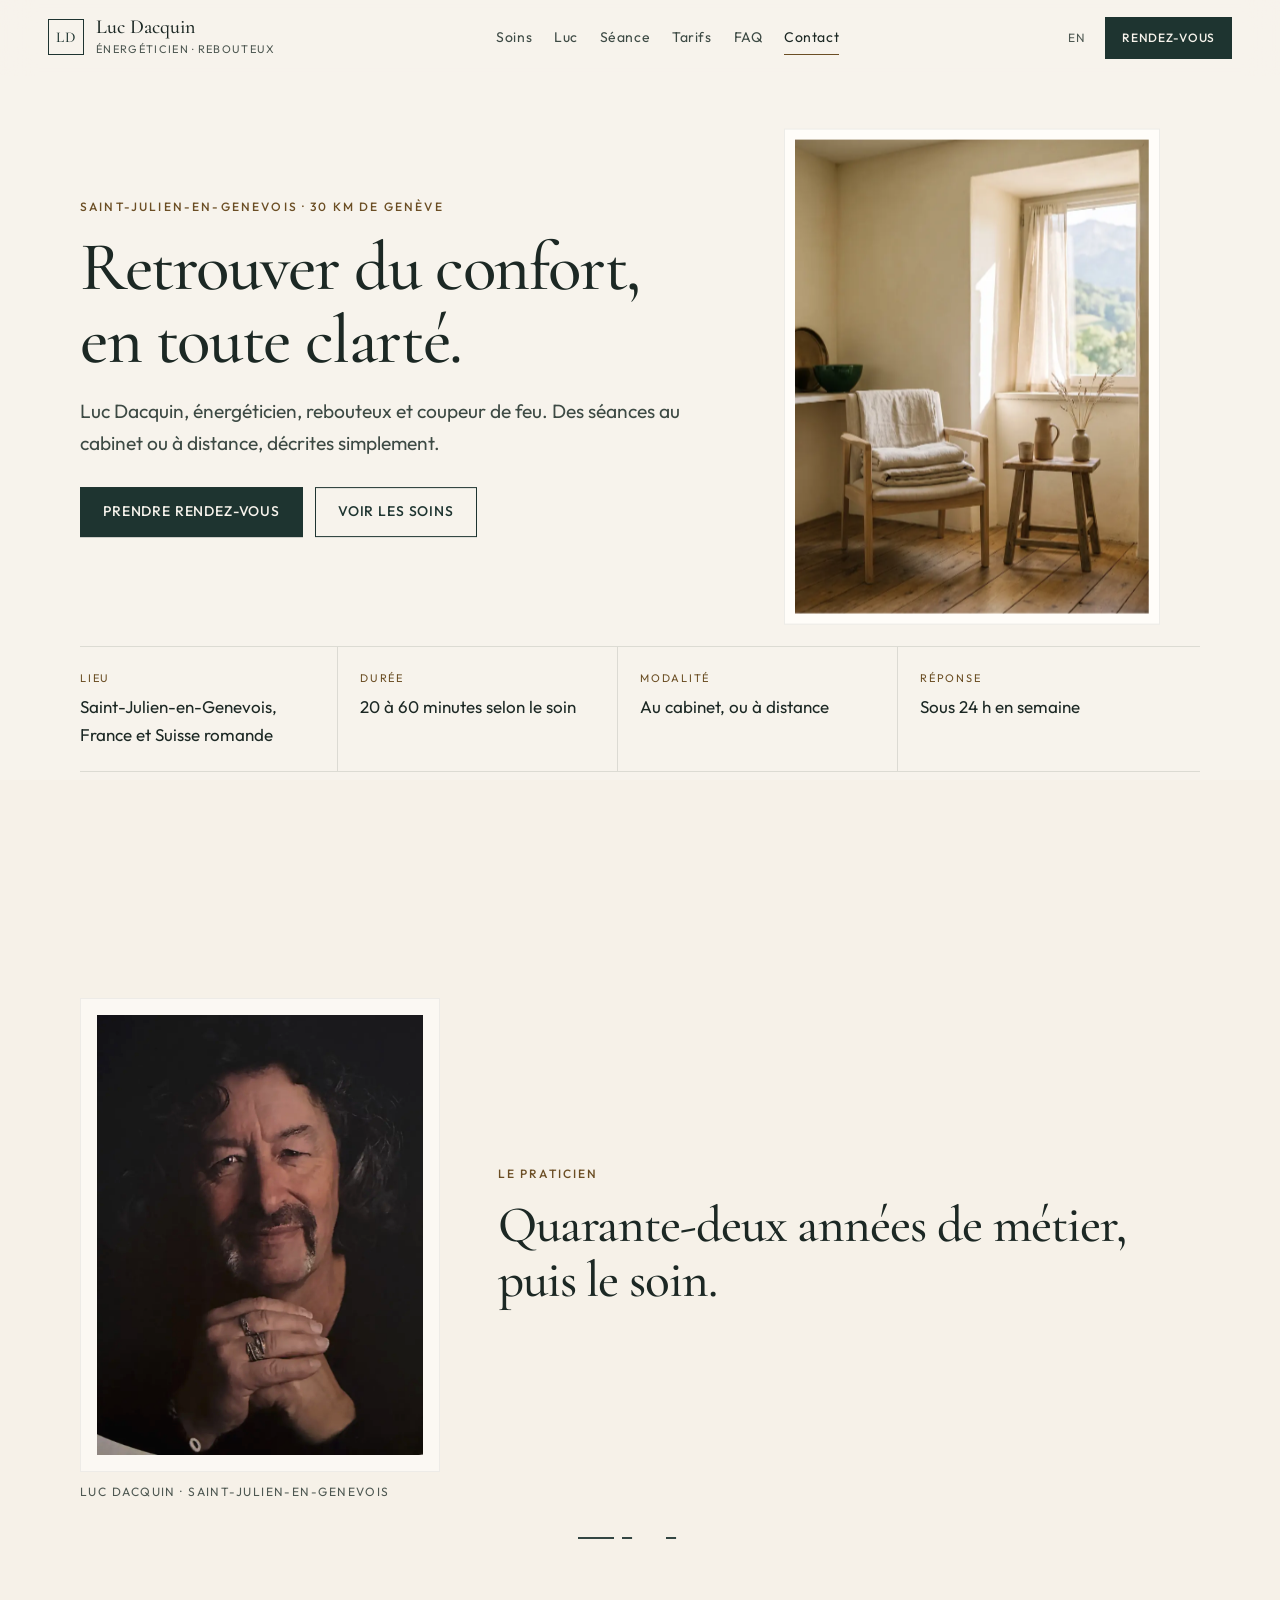
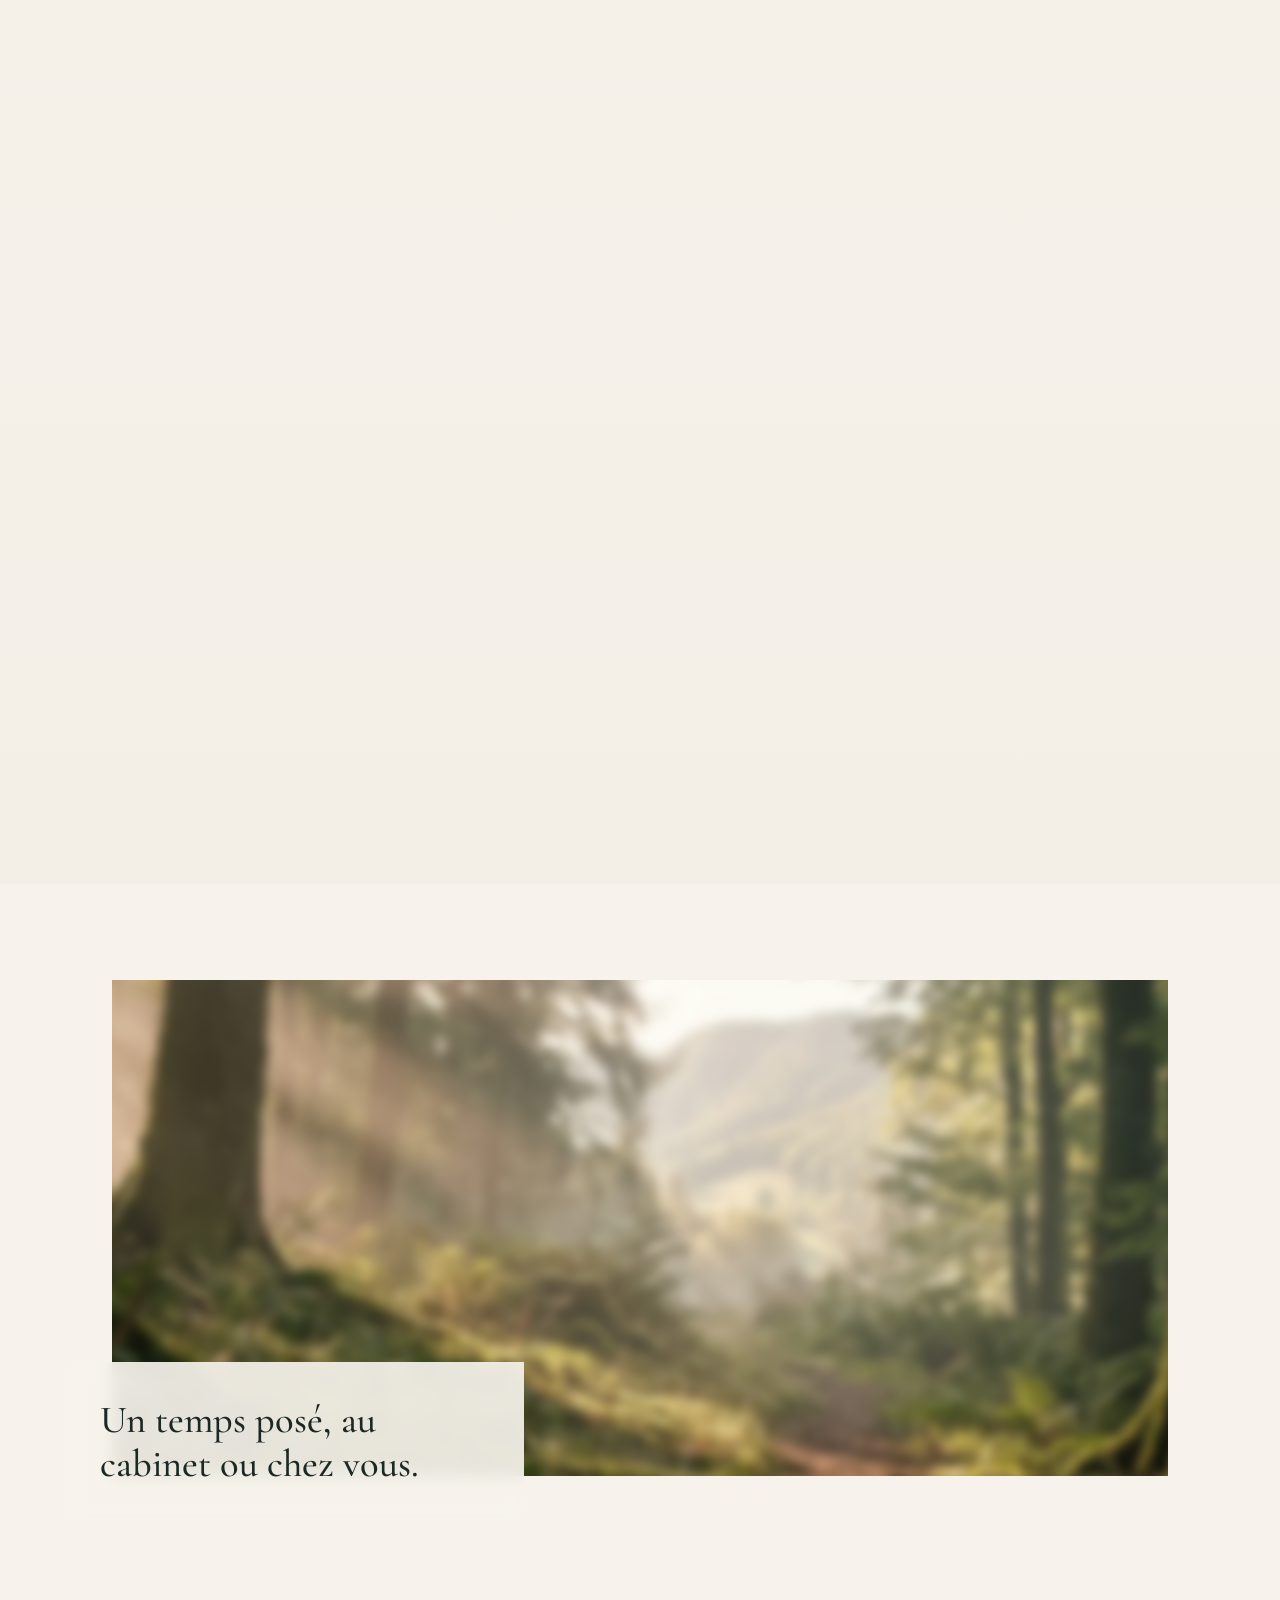
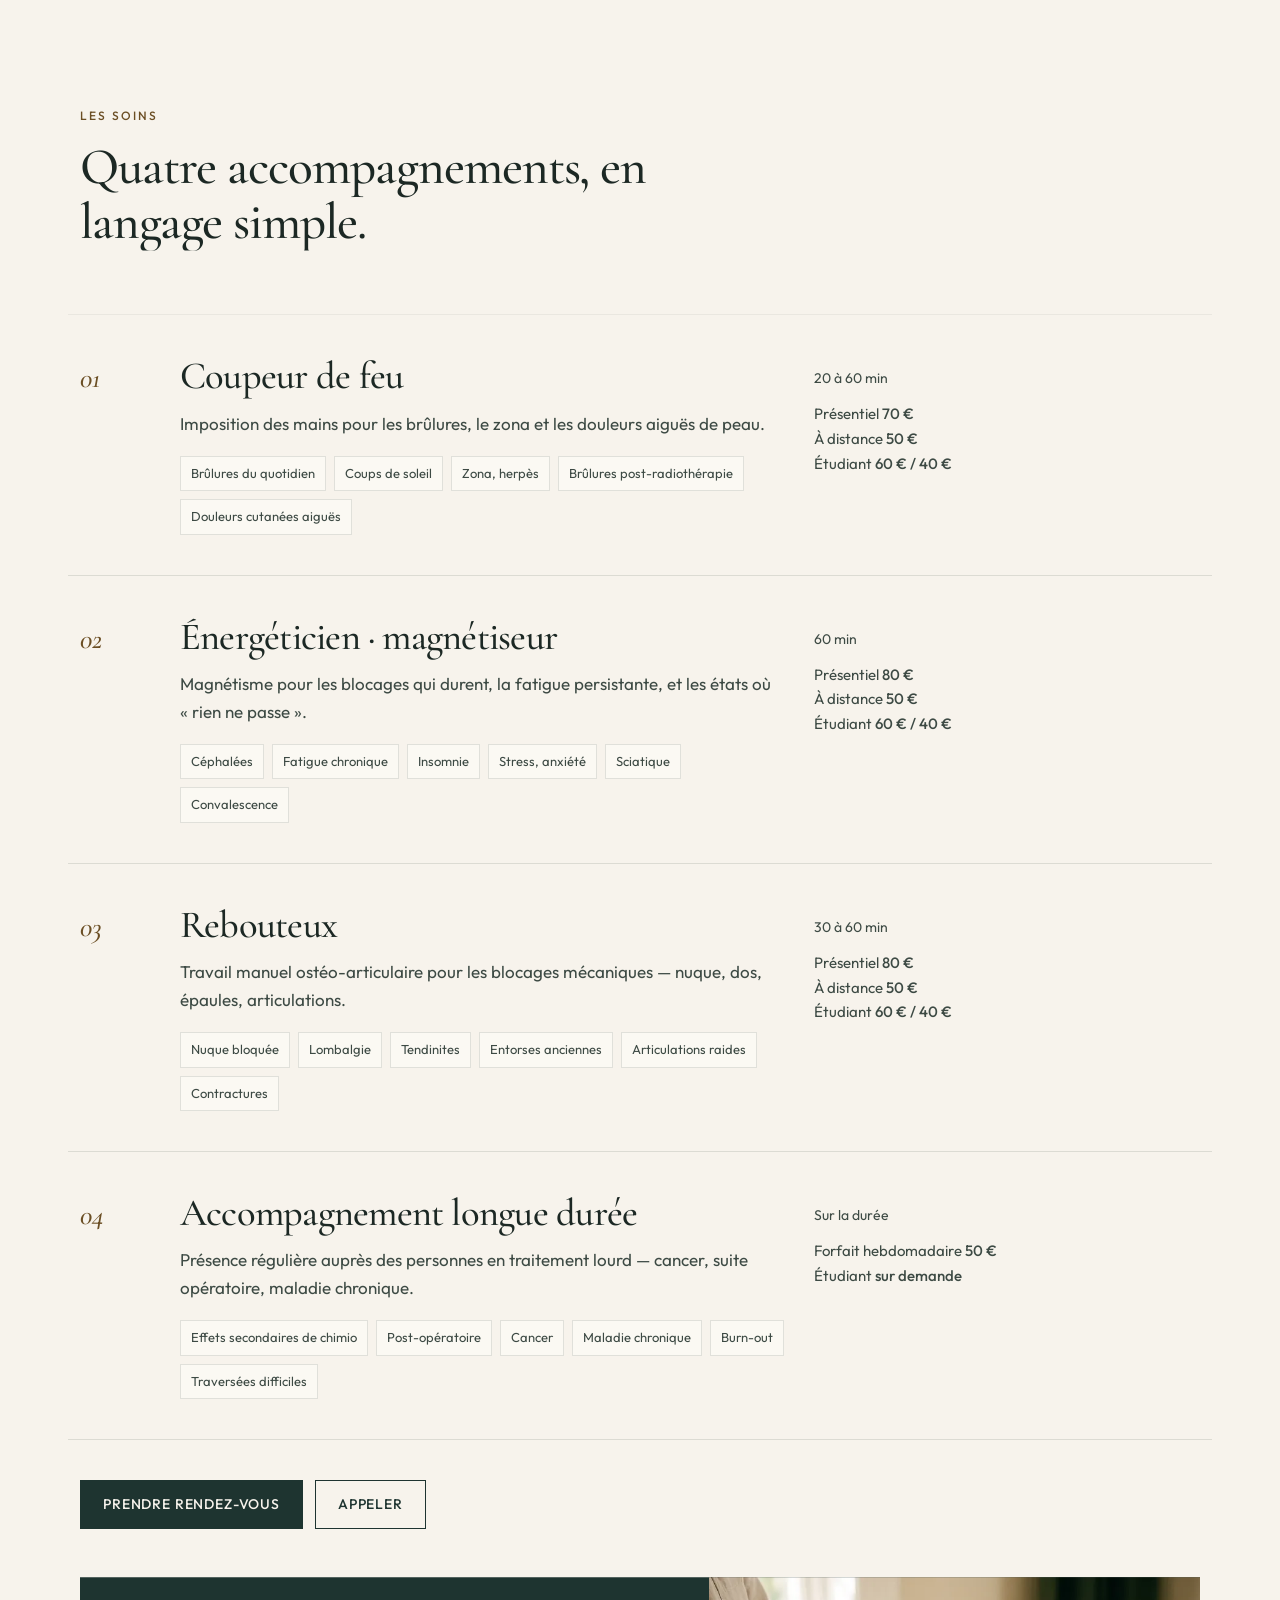
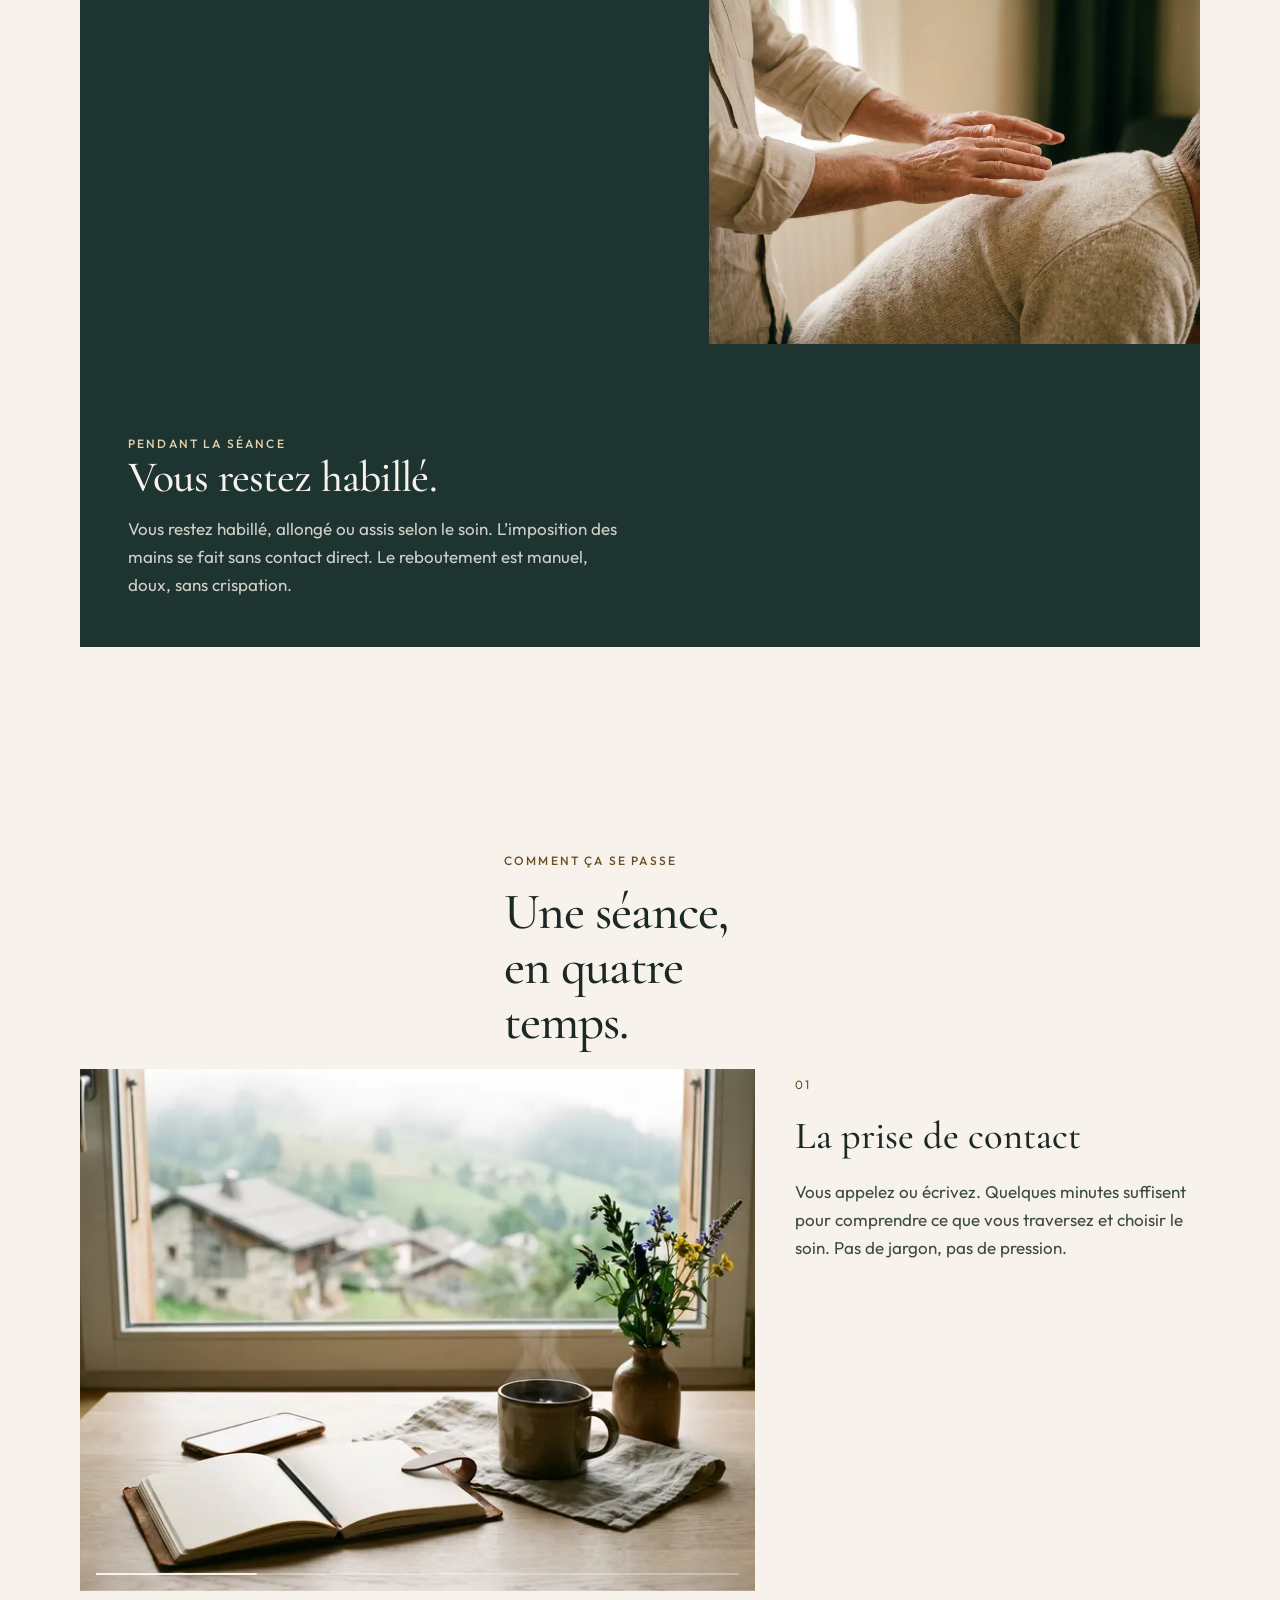
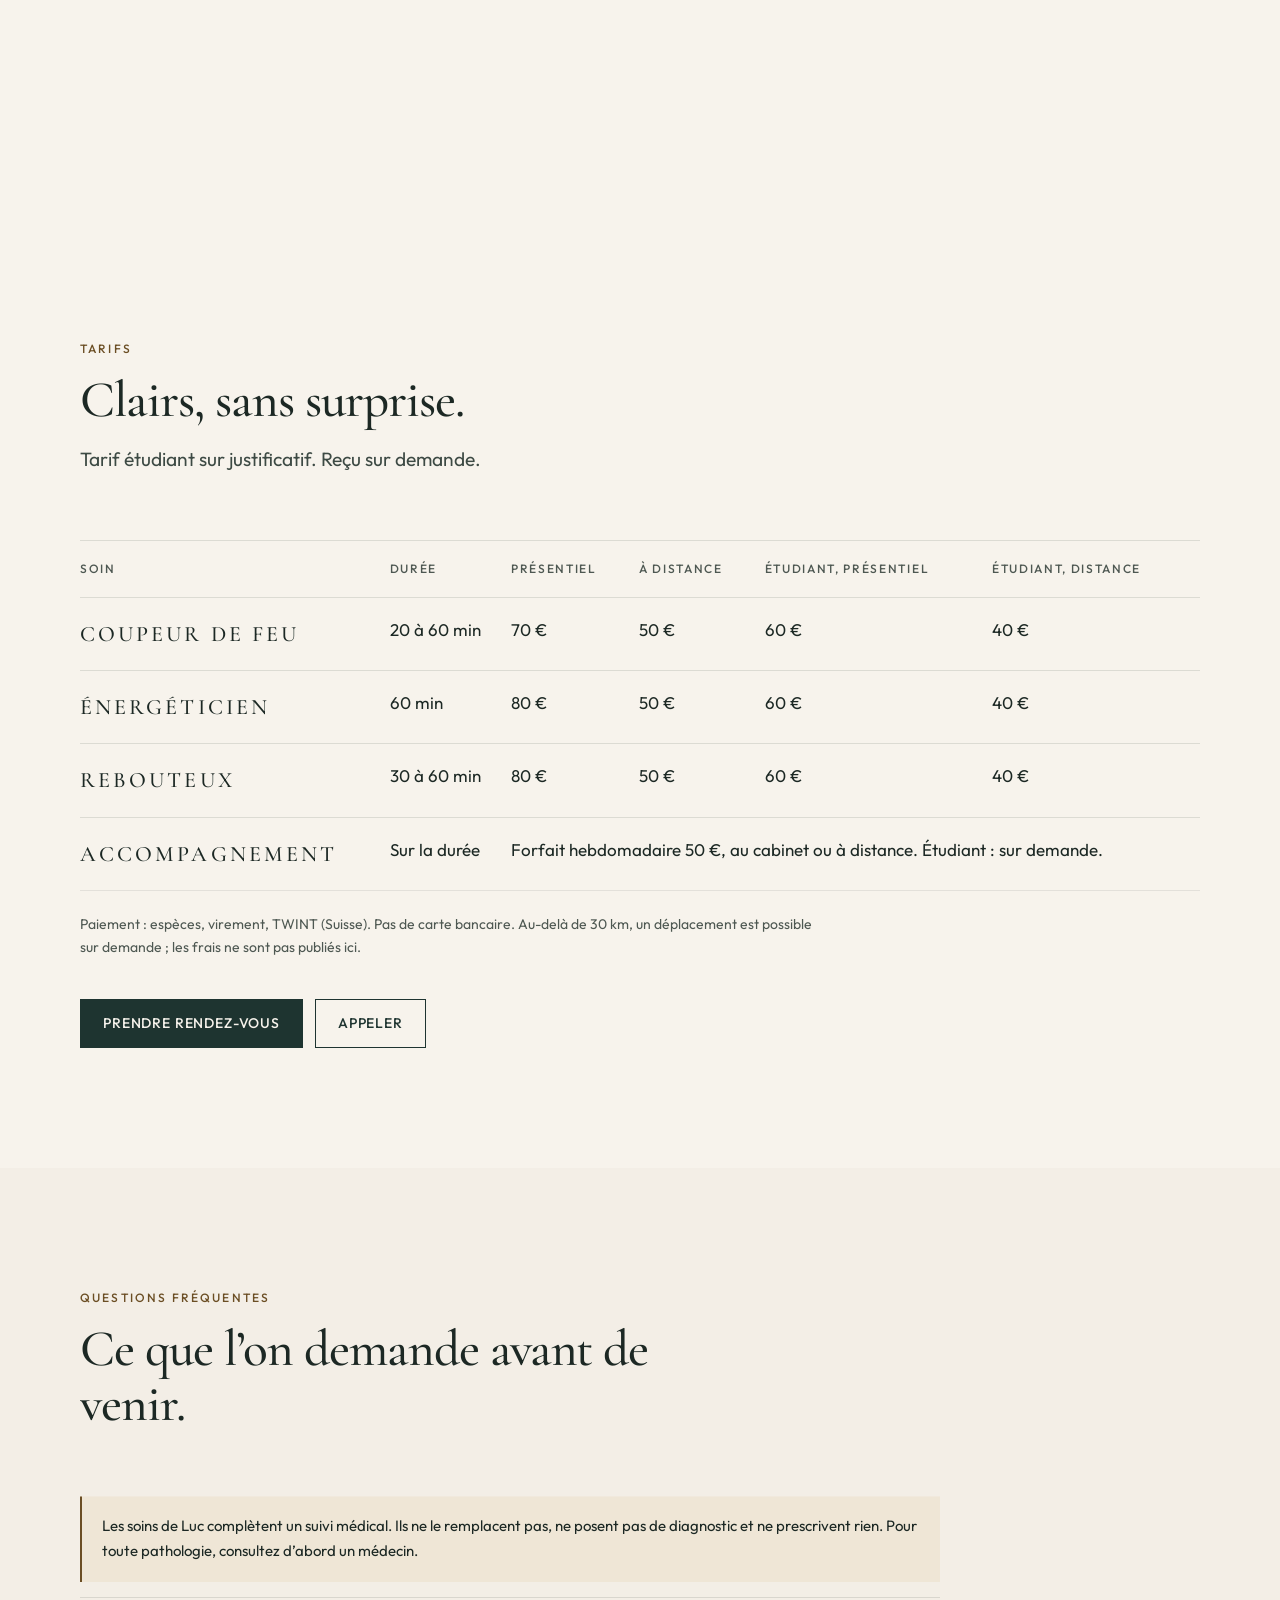
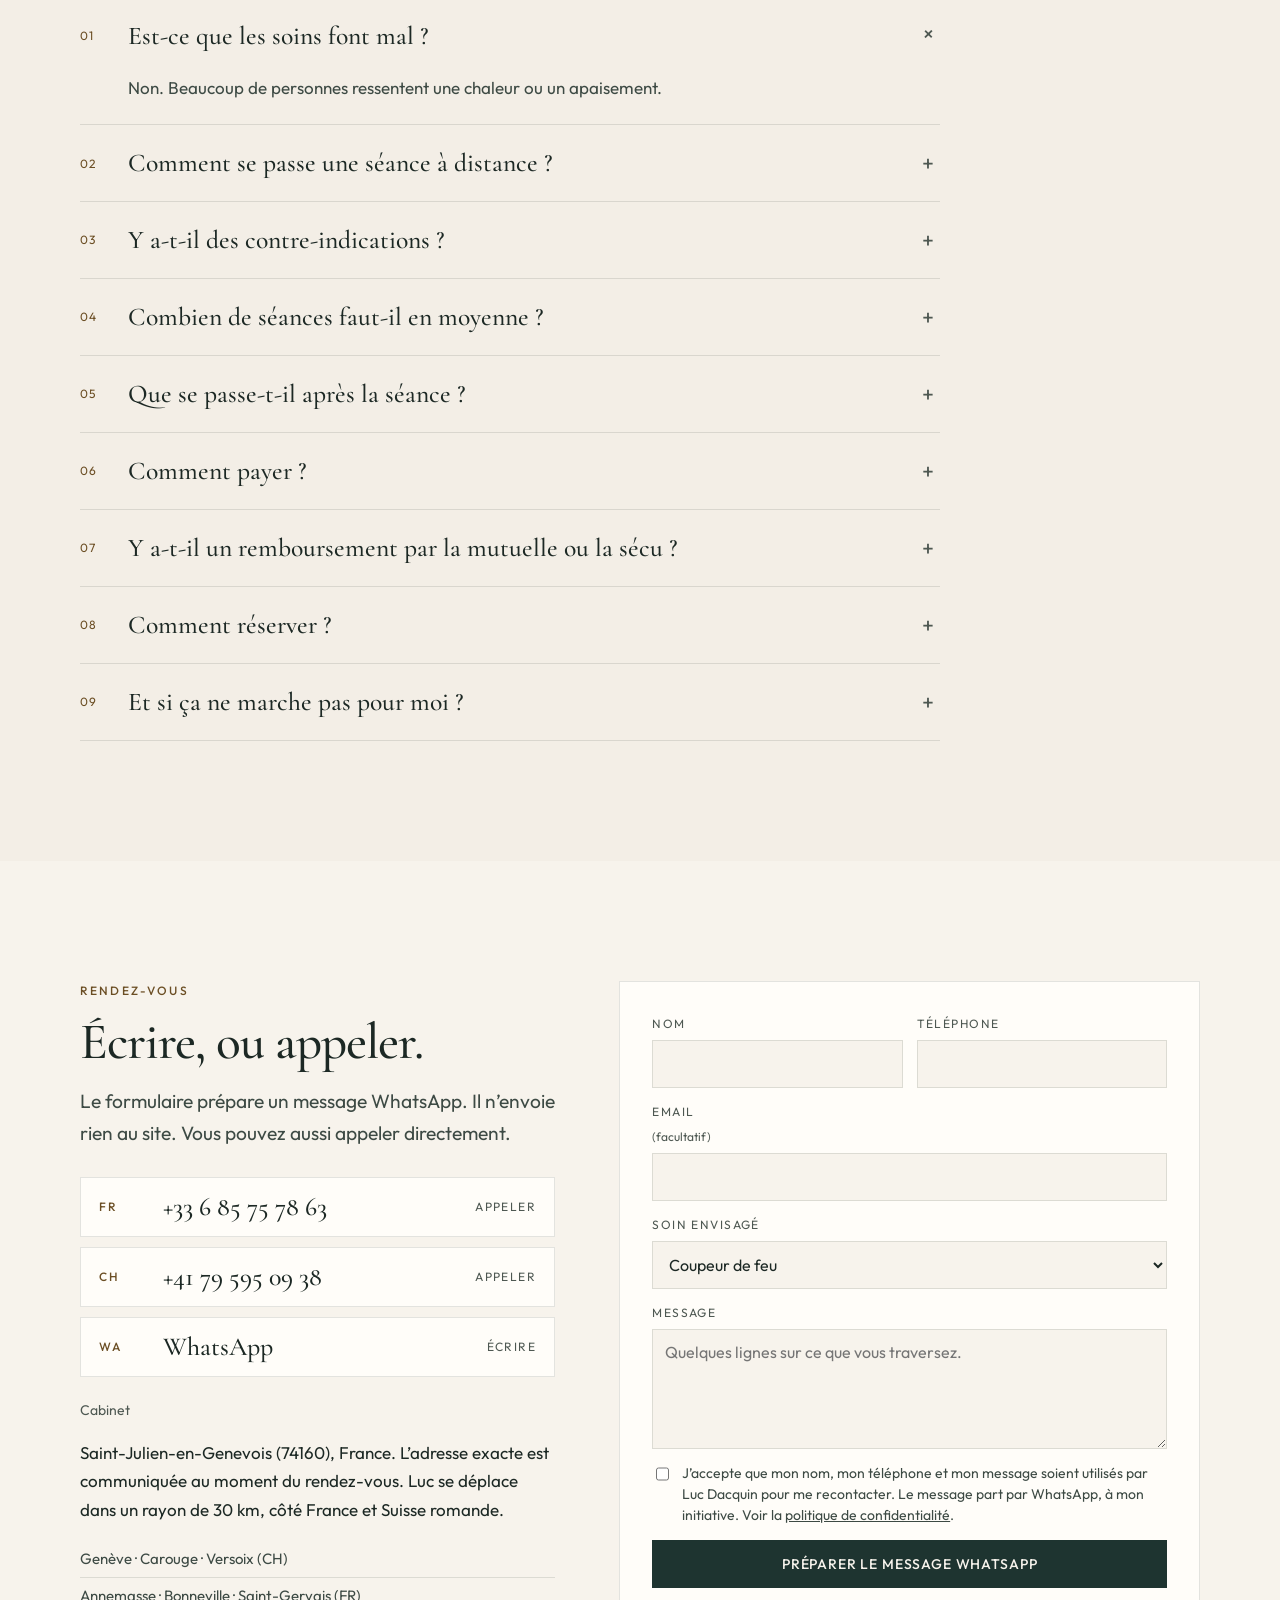
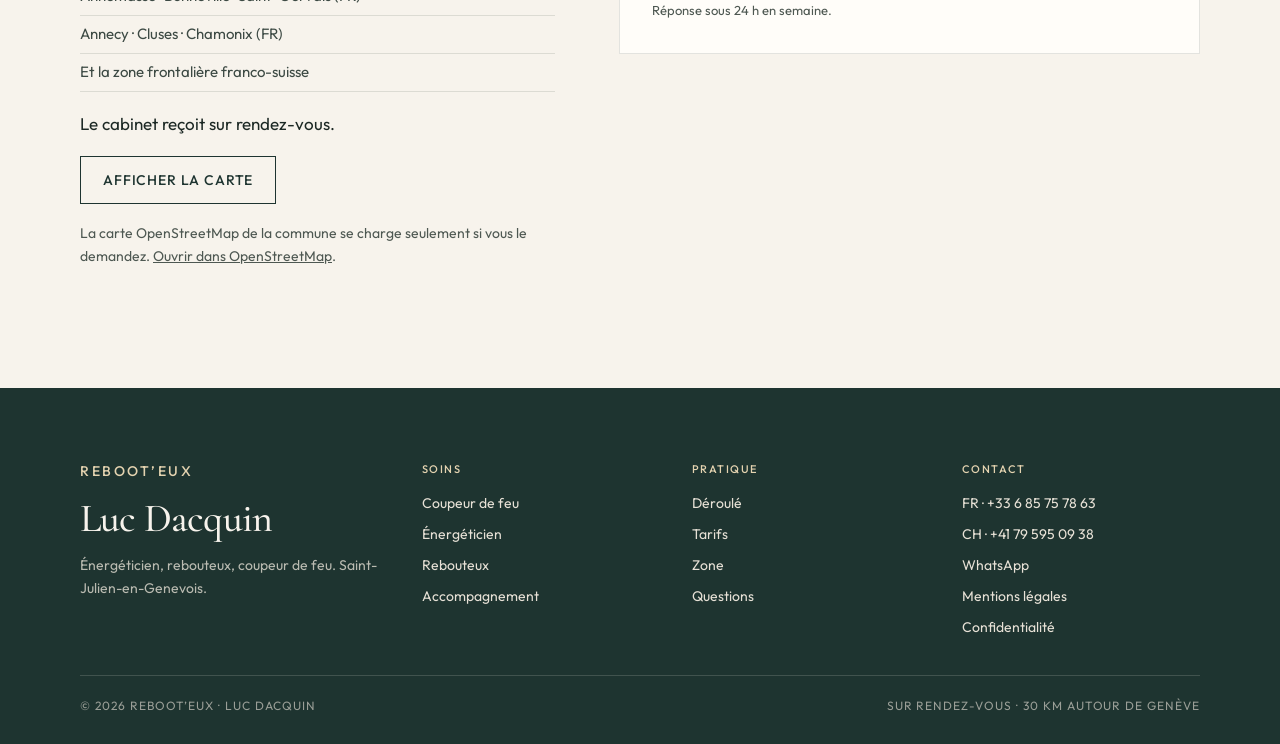
<file: index.html>
<!doctype html>
<html lang="fr">
<head>
  <meta charset="utf-8" />
  <meta name="viewport" content="width=device-width, initial-scale=1" />
  <title>Luc Dacquin — énergéticien, rebouteux, coupeur de feu | Saint-Julien-en-Genevois</title>
  <meta name="description" content="Luc Dacquin, énergéticien, rebouteux et coupeur de feu à Saint-Julien-en-Genevois. Séances au cabinet ou à distance, tarifs clairs." />
  <link rel="canonical" href="https://sylviogrande-maker.github.io/rebooteux-demo/" />
  <link rel="alternate" hreflang="fr" href="https://sylviogrande-maker.github.io/rebooteux-demo/" />
  <link rel="alternate" hreflang="en" href="https://sylviogrande-maker.github.io/rebooteux-demo/index-en.html" />
  <link rel="alternate" hreflang="x-default" href="https://sylviogrande-maker.github.io/rebooteux-demo/" />
  <meta property="og:type" content="website" />
  <meta property="og:locale" content="fr_FR" />
  <meta property="og:site_name" content="Luc Dacquin" />
  <meta property="og:title" content="Luc Dacquin — énergéticien, rebouteux, coupeur de feu" />
  <meta property="og:description" content="Des séances calmes et expliquées simplement, au cabinet de Saint-Julien-en-Genevois ou à distance." />
  <meta property="og:url" content="https://sylviogrande-maker.github.io/rebooteux-demo/" />
  <meta property="og:image" content="https://sylviogrande-maker.github.io/rebooteux-demo/assets/band-1200.jpg" />
  <meta property="og:image:width" content="1200" />
  <meta property="og:image:height" content="670" />
  <meta property="og:image:alt" content="Lumière du matin dans une forêt du Genevois, sentier et fougères, le Salève au loin." />
  <meta name="twitter:card" content="summary_large_image" />
  <meta name="theme-color" content="#F4EFE6" />
  <link rel="icon" href="assets/favicon.svg" type="image/svg+xml" />
  <link rel="preload" as="image" href="assets/hero-1200.webp" type="image/webp" imagesrcset="assets/hero-800.webp 800w, assets/hero-1200.webp 1200w, assets/hero-1792.webp 1792w" imagesizes="(max-width: 980px) 92vw, 38vw" fetchpriority="high" />
  <link rel="stylesheet" href="styles.css" />
  <script>
    document.documentElement.classList.add("js");
    if (window.matchMedia("(prefers-reduced-motion: reduce)").matches) {
      document.documentElement.classList.add("reduce");
    }
  </script>
  <script type="application/ld+json">
  {
    "@context": "https://schema.org",
    "@type": "LocalBusiness",
    "name": "Luc Dacquin — Reboot'eux",
    "description": "Énergéticien, rebouteux et coupeur de feu. Séances au cabinet ou à distance.",
    "url": "https://sylviogrande-maker.github.io/rebooteux-demo/",
    "image": "https://sylviogrande-maker.github.io/rebooteux-demo/assets/luc-portrait.jpg",
    "telephone": "+33685757863",
    "address": {
      "@type": "PostalAddress",
      "addressLocality": "Saint-Julien-en-Genevois",
      "postalCode": "74160",
      "addressCountry": "FR"
    },
    "areaServed": "Bassin genevois, France et Suisse romande",
    "currenciesAccepted": "EUR",
    "paymentAccepted": "Cash, Bank transfer, TWINT"
  }
  </script>
</head>
<body>
  <a class="skip" href="#contenu">Aller au contenu</a>
  <header class="site-header" data-header>
    <a class="brand" href="#top">
      <span class="brand-mark" aria-hidden="true">LD</span>
      <span>
        <span class="brand-name">Luc Dacquin</span>
        <span class="brand-meta">Énergéticien · Rebouteux</span>
      </span>
    </a>
    <nav class="nav-desk" aria-label="Navigation principale" data-nav>
      <a href="#soins" data-spy>Soins</a>
      <a href="#luc" data-spy>Luc</a>
      <a href="#seance" data-spy>Séance</a>
      <a href="#tarifs" data-spy>Tarifs</a>
      <a href="#faq" data-spy>FAQ</a>
      <a href="#contact" data-spy>Contact</a>
    </nav>
    <div class="header-actions">
      <a class="lang" href="index-en.html" hreflang="en" lang="en" data-lang-switch>EN</a>
      <a class="btn btn-small header-cta" href="#contact">Rendez-vous</a>
      <button class="nav-toggle" type="button" data-nav-toggle aria-expanded="false" aria-controls="nav-mobile">Menu</button>
    </div>
  </header>
  <nav id="nav-mobile" class="nav-panel" data-nav-panel data-lenis-prevent hidden>
    <a href="#soins" data-spy>Soins</a>
    <a href="#luc" data-spy>Luc</a>
    <a href="#seance" data-spy>La séance</a>
    <a href="#tarifs" data-spy>Tarifs</a>
    <a href="#faq" data-spy>Questions</a>
    <a href="#contact" data-spy>Rendez-vous</a>
    <a href="index-en.html" hreflang="en" lang="en" data-lang-switch>English</a>
  </nav>

  <main id="contenu">
    <section class="hero" id="top">
      <div class="container hero-grid">
        <div class="hero-copy">
          <p class="eyebrow" data-rise>Saint-Julien-en-Genevois · 30&nbsp;km de Genève</p>
          <h1 data-split>Retrouver du confort, en toute clarté.</h1>
          <p class="lede" data-rise>Luc Dacquin, énergéticien, rebouteux et coupeur de feu. Des séances au cabinet ou à distance, décrites simplement.</p>
          <div class="hero-actions">
            <a class="btn" href="#contact">Prendre rendez-vous</a>
            <a class="btn btn-ghost" href="#soins">Voir les soins</a>
          </div>
        </div>
        <figure class="hero-figure" data-hero-figure>
          <div class="hero-photo" data-hero-photo>
            <div class="frame">
              <div class="hero-mask" data-hero-mask>
                <picture>
                  <source type="image/webp" srcset="assets/hero-800.webp 800w, assets/hero-1200.webp 1200w, assets/hero-1792.webp 1792w" sizes="(max-width: 980px) 92vw, 38vw" />
                  <img data-hero-img src="assets/hero-1200.jpg" srcset="assets/hero-800.jpg 800w, assets/hero-1200.jpg 1200w, assets/hero-1792.jpg 1792w" sizes="(max-width: 980px) 92vw, 38vw" width="1792" height="2400" alt="Cabinet lumineux dans une maison de pierre : fauteuil en chêne, linge de lin plié, carafe en céramique, vue sur les collines du Genevois." fetchpriority="high" />
                </picture>
              </div>
            </div>
          </div>
        </figure>
      </div>
      <div class="container">
        <ul class="facts">
          <li><span>Lieu</span> Saint-Julien-en-Genevois, France et Suisse romande</li>
          <li><span>Durée</span> 20 à 60&nbsp;minutes selon le soin</li>
          <li><span>Modalité</span> Au cabinet, ou à distance</li>
          <li><span>Réponse</span> Sous 24&nbsp;h en semaine</li>
        </ul>
      </div>
    </section>

    <section class="section about story" id="luc">
      <div class="story-pin" data-pin="story">
        <div class="container story-layout">
          <figure class="portrait-wrap">
            <div class="frame">
              <div class="hero-mask" data-story-mask>
                <picture>
                  <source srcset="assets/luc-portrait.webp" type="image/webp" />
                  <img data-story-img src="assets/luc-portrait.jpg" width="1200" height="1622" alt="Portrait de Luc Dacquin, en chemise claire, dans un intérieur lumineux." />
                </picture>
              </div>
            </div>
            <figcaption class="caption">Luc Dacquin · Saint-Julien-en-Genevois</figcaption>
          </figure>
          <div class="story-stage">
            <div class="beat" data-beat>
              <p class="eyebrow">Le praticien</p>
              <h2>Quarante-deux années de métier, puis le soin.</h2>
            </div>
            <div class="beat" data-beat>
              <div class="prose">
                <p>Issu d’une famille proche de la nature, sportif, Luc a d’abord exercé l’ingénierie et le management de projet pendant quarante-deux ans. Il a ensuite choisi les savoirs transmis par son arrière-grand-mère et ses grands-pères.</p>
                <p>Il pratique le magnétisme et le reboutement, et a suivi un chemin de druide guérisseur. Il ne promet pas de résultat. Il accompagne.</p>
              </div>
            </div>
            <div class="beat" data-beat>
              <blockquote class="quote">
                «&nbsp;Je cultive l’art de relier mes énergies à celles de la nature, riche en pouvoir de guérison.&nbsp;»
                <cite>Luc Dacquin</cite>
              </blockquote>
            </div>
          </div>
        </div>
        <div class="story-progress" aria-hidden="true"><i></i><i></i><i></i></div>
      </div>
    </section>

    <section class="band" id="manifeste" aria-label="Intention du cabinet">
      <div class="band-media" data-band>
        <picture>
          <source type="image/webp" srcset="assets/band-800.webp 800w, assets/band-1200.webp 1200w, assets/band-1800.webp 1800w" sizes="100vw" />
          <img data-parallax src="assets/band-1200.jpg" srcset="assets/band-800.jpg 800w, assets/band-1200.jpg 1200w, assets/band-1800.jpg 1800w" sizes="100vw" width="2560" height="1429" alt="Lumière du matin dans une forêt du Genevois, sentier et fougères, le Salève au loin." loading="lazy" />
        </picture>
      </div>
      <div class="band-card" data-reveal>
        <p>Un temps posé, au cabinet ou chez vous.</p>
      </div>
    </section>

    <section class="section services" id="soins">
      <div class="container">
        <div class="section-head" data-reveal>
          <p class="eyebrow">Les soins</p>
          <h2 data-split-in>Quatre accompagnements, en langage simple.</h2>
        </div>
        <div class="care-list">
          <article class="care" id="feu" data-reveal>
            <div class="care-n">01</div>
            <div>
              <h3>Coupeur de feu</h3>
              <p>Imposition des mains pour les brûlures, le zona et les douleurs aiguës de peau.</p>
              <ul class="chips">
                <li>Brûlures du quotidien</li>
                <li>Coups de soleil</li>
                <li>Zona, herpès</li>
                <li>Brûlures post-radiothérapie</li>
                <li>Douleurs cutanées aiguës</li>
              </ul>
            </div>
            <div class="care-side">
              <p class="meta">20 à 60&nbsp;min</p>
              <p class="price-mini">Présentiel <strong>70&nbsp;€</strong><br />À distance <strong>50&nbsp;€</strong><br />Étudiant <strong>60&nbsp;€ / 40&nbsp;€</strong></p>
            </div>
          </article>
          <article class="care" id="eau" data-reveal>
            <div class="care-n">02</div>
            <div>
              <h3>Énergéticien · magnétiseur</h3>
              <p>Magnétisme pour les blocages qui durent, la fatigue persistante, et les états où «&nbsp;rien ne passe&nbsp;».</p>
              <ul class="chips">
                <li>Céphalées</li>
                <li>Fatigue chronique</li>
                <li>Insomnie</li>
                <li>Stress, anxiété</li>
                <li>Sciatique</li>
                <li>Convalescence</li>
              </ul>
            </div>
            <div class="care-side">
              <p class="meta">60&nbsp;min</p>
              <p class="price-mini">Présentiel <strong>80&nbsp;€</strong><br />À distance <strong>50&nbsp;€</strong><br />Étudiant <strong>60&nbsp;€ / 40&nbsp;€</strong></p>
            </div>
          </article>
          <article class="care" id="terre" data-reveal>
            <div class="care-n">03</div>
            <div>
              <h3>Rebouteux</h3>
              <p>Travail manuel ostéo-articulaire pour les blocages mécaniques — nuque, dos, épaules, articulations.</p>
              <ul class="chips">
                <li>Nuque bloquée</li>
                <li>Lombalgie</li>
                <li>Tendinites</li>
                <li>Entorses anciennes</li>
                <li>Articulations raides</li>
                <li>Contractures</li>
              </ul>
            </div>
            <div class="care-side">
              <p class="meta">30 à 60&nbsp;min</p>
              <p class="price-mini">Présentiel <strong>80&nbsp;€</strong><br />À distance <strong>50&nbsp;€</strong><br />Étudiant <strong>60&nbsp;€ / 40&nbsp;€</strong></p>
            </div>
          </article>
          <article class="care" id="souffle" data-reveal>
            <div class="care-n">04</div>
            <div>
              <h3>Accompagnement longue durée</h3>
              <p>Présence régulière auprès des personnes en traitement lourd — cancer, suite opératoire, maladie chronique.</p>
              <ul class="chips">
                <li>Effets secondaires de chimio</li>
                <li>Post-opératoire</li>
                <li>Cancer</li>
                <li>Maladie chronique</li>
                <li>Burn-out</li>
                <li>Traversées difficiles</li>
              </ul>
            </div>
            <div class="care-side">
              <p class="meta">Sur la durée</p>
              <p class="price-mini">Forfait hebdomadaire <strong>50&nbsp;€</strong><br />Étudiant <strong>sur demande</strong></p>
            </div>
          </article>
        </div>
        <div class="cta-row">
          <a class="btn" href="#contact">Prendre rendez-vous</a>
          <a class="btn btn-ghost" href="tel:+33685757863">Appeler</a>
        </div>
      </div>
      <div class="container">
        <aside class="split-note" data-hands>
          <picture>
            <source type="image/webp" srcset="assets/hands-800.webp 800w, assets/hands-1200.webp 1200w, assets/hands-1800.webp 1800w" sizes="(max-width: 980px) 100vw, 50vw" />
            <img src="assets/hands-1200.jpg" srcset="assets/hands-800.jpg 800w, assets/hands-1200.jpg 1200w, assets/hands-1800.jpg 1800w" sizes="(max-width: 980px) 100vw, 50vw" width="2400" height="1792" alt="Les mains du praticien au-dessus de l’épaule d’une personne habillée, sans la toucher." loading="lazy" />
          </picture>
          <div>
            <p class="eyebrow">Pendant la séance</p>
            <h2 data-split-in>Vous restez habillé.</h2>
            <p>Vous restez habillé, allongé ou assis selon le soin. L’imposition des mains se fait sans contact direct. Le reboutement est manuel, doux, sans crispation.</p>
          </div>
        </aside>
      </div>
    </section>

    <section class="section visit" id="seance">
      <div class="visit-pin" data-pin="visit">
        <div class="container visit-head">
          <p class="eyebrow" id="deroule">Comment ça se passe</p>
          <h2 data-split-in>Une séance, en quatre temps.</h2>
        </div>
        <div class="container visit-stage">
          <div class="visit-visual">
            <figure class="visit-shot" data-shot>
              <picture>
                <source type="image/webp" srcset="assets/visit-1-800.webp 800w, assets/visit-1-1200.webp 1200w, assets/visit-1-1800.webp 1800w" sizes="(max-width: 980px) 92vw, 52vw" />
                <img src="assets/visit-1-1200.jpg" srcset="assets/visit-1-800.jpg 800w, assets/visit-1-1200.jpg 1200w, assets/visit-1-1800.jpg 1800w" sizes="(max-width: 980px) 92vw, 52vw" width="2528" height="1696" alt="Un téléphone, un carnet ouvert et une tisane sur une table en chêne, devant un village de montagne." loading="lazy" />
              </picture>
            </figure>
            <figure class="visit-shot" data-shot>
              <picture>
                <source type="image/webp" srcset="assets/visit-2-800.webp 800w, assets/visit-2-1200.webp 1200w, assets/visit-2-1800.webp 1800w" sizes="(max-width: 980px) 92vw, 52vw" />
                <img src="assets/visit-2-1200.jpg" srcset="assets/visit-2-800.jpg 800w, assets/visit-2-1200.jpg 1200w, assets/visit-2-1800.jpg 1800w" sizes="(max-width: 980px) 92vw, 52vw" width="2528" height="1696" alt="Un verre d’eau, une carafe et des vêtements confortables pliés près d’un fauteuil." loading="lazy" />
              </picture>
            </figure>
            <figure class="visit-shot" data-shot>
              <picture>
                <source type="image/webp" srcset="assets/visit-3-800.webp 800w, assets/visit-3-1200.webp 1200w, assets/visit-3-1800.webp 1800w" sizes="(max-width: 980px) 92vw, 52vw" />
                <img src="assets/visit-3-1200.jpg" srcset="assets/visit-3-800.jpg 800w, assets/visit-3-1200.jpg 1200w, assets/visit-3-1800.jpg 1800w" sizes="(max-width: 980px) 92vw, 52vw" width="2228" height="1696" alt="Une personne habillée allongée sous une couverture ; les mains du praticien au-dessus de ses jambes, sans contact." loading="lazy" />
              </picture>
            </figure>
            <figure class="visit-shot" data-shot>
              <picture>
                <source type="image/webp" srcset="assets/visit-4-800.webp 800w, assets/visit-4-1200.webp 1200w, assets/visit-4-1800.webp 1800w" sizes="(max-width: 980px) 92vw, 52vw" />
                <img src="assets/visit-4-1200.jpg" srcset="assets/visit-4-800.jpg 800w, assets/visit-4-1200.jpg 1200w, assets/visit-4-1800.jpg 1800w" sizes="(max-width: 980px) 92vw, 52vw" width="2528" height="1696" alt="Un chemin herbeux entre les prés et un muret de pierres au coucher du soleil, le Salève en fond." loading="lazy" />
              </picture>
            </figure>
            <div class="visit-meter" aria-hidden="true"><span data-meter></span></div>
          </div>
          <div class="visit-copy">
            <div class="visit-step" data-step>
              <span class="step-n">01</span>
              <strong>La prise de contact</strong>
              <p>Vous appelez ou écrivez. Quelques minutes suffisent pour comprendre ce que vous traversez et choisir le soin. Pas de jargon, pas de pression.</p>
            </div>
            <div class="visit-step" data-step>
              <span class="step-n">02</span>
              <strong>La préparation</strong>
              <p>Buvez de l’eau, évitez le café et l’alcool si possible. Habillez-vous confortablement. À distance, choisissez un endroit calme où vous ne serez pas dérangé.</p>
            </div>
            <div class="visit-step" data-step>
              <span class="step-n">03</span>
              <strong>La séance</strong>
              <p>Selon le soin, 20 à 60&nbsp;minutes, au cabinet ou à distance. Luc parle peu et écoute. Vous pouvez fermer les yeux.</p>
            </div>
            <div class="visit-step" data-step>
              <span class="step-n">04</span>
              <strong>Après</strong>
              <p>Une fatigue agréable est fréquente. Buvez, marchez, dormez tôt. Luc reste joignable dans les jours qui suivent si quelque chose bouge ou si vous avez une question.</p>
            </div>
          </div>
        </div>
      </div>
    </section>

    <section class="section" id="tarifs" style="padding-top:0">
      <div class="container">
        <div class="section-head" data-reveal>
          <p class="eyebrow">Tarifs</p>
          <h2 data-split-in>Clairs, sans surprise.</h2>
          <p class="lede" style="margin-top:16px">Tarif étudiant sur justificatif. Reçu sur demande.</p>
        </div>
        <div class="table-wrap" data-reveal>
          <table class="prices">
            <caption class="sr-only">Tarifs des séances de Luc Dacquin</caption>
            <thead>
              <tr>
                <th scope="col">Soin</th>
                <th scope="col">Durée</th>
                <th scope="col">Présentiel</th>
                <th scope="col">À distance</th>
                <th scope="col">Étudiant, présentiel</th>
                <th scope="col">Étudiant, distance</th>
              </tr>
            </thead>
            <tbody>
              <tr>
                <th scope="row">Coupeur de feu</th>
                <td data-label="Durée">20 à 60&nbsp;min</td>
                <td data-label="Présentiel">70&nbsp;€</td>
                <td data-label="À distance">50&nbsp;€</td>
                <td data-label="Étudiant, présentiel">60&nbsp;€</td>
                <td data-label="Étudiant, distance">40&nbsp;€</td>
              </tr>
              <tr>
                <th scope="row">Énergéticien</th>
                <td data-label="Durée">60&nbsp;min</td>
                <td data-label="Présentiel">80&nbsp;€</td>
                <td data-label="À distance">50&nbsp;€</td>
                <td data-label="Étudiant, présentiel">60&nbsp;€</td>
                <td data-label="Étudiant, distance">40&nbsp;€</td>
              </tr>
              <tr>
                <th scope="row">Rebouteux</th>
                <td data-label="Durée">30 à 60&nbsp;min</td>
                <td data-label="Présentiel">80&nbsp;€</td>
                <td data-label="À distance">50&nbsp;€</td>
                <td data-label="Étudiant, présentiel">60&nbsp;€</td>
                <td data-label="Étudiant, distance">40&nbsp;€</td>
              </tr>
              <tr>
                <th scope="row">Accompagnement</th>
                <td data-label="Durée">Sur la durée</td>
                <td class="span" data-label="Tarif" colspan="4">Forfait hebdomadaire 50&nbsp;€, au cabinet ou à distance. Étudiant&nbsp;: sur demande.</td>
              </tr>
            </tbody>
          </table>
        </div>
        <p class="note">Paiement&nbsp;: espèces, virement, TWINT (Suisse). Pas de carte bancaire. Au-delà de 30&nbsp;km, un déplacement est possible sur demande&nbsp;; les frais ne sont pas publiés ici.</p>
        <div class="cta-row">
          <a class="btn" href="#contact">Prendre rendez-vous</a>
          <a class="btn btn-ghost" href="tel:+33685757863">Appeler</a>
        </div>
      </div>
    </section>

    <!-- TODO témoignages : retirer hidden quand de vrais avis, avec accord, existent. Ne rien inventer. -->
    <section class="section" id="temoignages" style="padding-top:0" hidden>
      <div class="container">
        <div class="section-head" data-reveal>
          <p class="eyebrow">Témoignages</p>
          <h2>La parole des personnes reçues.</h2>
        </div>
        <div class="placeholder" data-reveal>
          <p class="placeholder-kicker">À compléter — aucun avis inventé</p>
          <p>Aucun témoignage n’est publié pour le moment. Cette place accueillera des retours réels, recueillis avec l’accord des personnes concernées.</p>
        </div>
      </div>
    </section>

    <section class="section" id="faq" style="background:#F3EEE6">
      <div class="container">
        <div class="section-head" data-reveal>
          <p class="eyebrow">Questions fréquentes</p>
          <h2 data-split-in>Ce que l’on demande avant de venir.</h2>
        </div>
        <p class="medical" data-reveal>Les soins de Luc complètent un suivi médical. Ils ne le remplacent pas, ne posent pas de diagnostic et ne prescrivent rien. Pour toute pathologie, consultez d’abord un médecin.</p>
        <div class="faq-list" data-reveal>
          <div class="faq-item" data-accordion>
            <button type="button" aria-expanded="true" id="q1" aria-controls="a1"><span>01</span><span>Est-ce que les soins font mal&nbsp;?</span><span class="plus" aria-hidden="true">+</span></button>
            <div id="a1" role="region" aria-labelledby="q1" data-panel><p>Non. Beaucoup de personnes ressentent une chaleur ou un apaisement.</p></div>
          </div>
          <div class="faq-item" data-accordion>
            <button type="button" aria-expanded="false" id="q2" aria-controls="a2"><span>02</span><span>Comment se passe une séance à distance&nbsp;?</span><span class="plus" aria-hidden="true">+</span></button>
            <div id="a2" role="region" aria-labelledby="q2" data-panel hidden><p>Vous vous installez chez vous à l’heure convenue. Luc travaille depuis son cabinet. Beaucoup ressentent une chaleur, des picotements ou un apaisement.</p></div>
          </div>
          <div class="faq-item" data-accordion>
            <button type="button" aria-expanded="false" id="q3" aria-controls="a3"><span>03</span><span>Y a-t-il des contre-indications&nbsp;?</span><span class="plus" aria-hidden="true">+</span></button>
            <div id="a3" role="region" aria-labelledby="q3" data-panel hidden><p>Aucune connue. Les soins sont compatibles avec les traitements médicaux. En cas de doute, parlez-en à Luc avant de réserver.</p></div>
          </div>
          <div class="faq-item" data-accordion>
            <button type="button" aria-expanded="false" id="q4" aria-controls="a4"><span>04</span><span>Combien de séances faut-il en moyenne&nbsp;?</span><span class="plus" aria-hidden="true">+</span></button>
            <div id="a4" role="region" aria-labelledby="q4" data-panel hidden><p>Pour un soin ponctuel, 1 à 3&nbsp;séances suffisent souvent. Pour un accompagnement, le rythme se décide ensemble, en général une fois par semaine ou par quinzaine.</p></div>
          </div>
          <div class="faq-item" data-accordion>
            <button type="button" aria-expanded="false" id="q5" aria-controls="a5"><span>05</span><span>Que se passe-t-il après la séance&nbsp;?</span><span class="plus" aria-hidden="true">+</span></button>
            <div id="a5" role="region" aria-labelledby="q5" data-panel hidden><p>Les effets se déposent souvent encore pendant 2 à 3&nbsp;jours.</p></div>
          </div>
          <div class="faq-item" data-accordion>
            <button type="button" aria-expanded="false" id="q6" aria-controls="a6"><span>06</span><span>Comment payer&nbsp;?</span><span class="plus" aria-hidden="true">+</span></button>
            <div id="a6" role="region" aria-labelledby="q6" data-panel hidden><p>Espèces, virement, ou TWINT en Suisse. Pas de carte bancaire.</p></div>
          </div>
          <div class="faq-item" data-accordion>
            <button type="button" aria-expanded="false" id="q7" aria-controls="a7"><span>07</span><span>Y a-t-il un remboursement par la mutuelle ou la sécu&nbsp;?</span><span class="plus" aria-hidden="true">+</span></button>
            <div id="a7" role="region" aria-labelledby="q7" data-panel hidden><p>Pas de remboursement par la sécurité sociale. Certaines mutuelles proposent un forfait médecines douces — renseignez-vous auprès de la vôtre.</p></div>
          </div>
          <div class="faq-item" data-accordion>
            <button type="button" aria-expanded="false" id="q8" aria-controls="a8"><span>08</span><span>Comment réserver&nbsp;?</span><span class="plus" aria-hidden="true">+</span></button>
            <div id="a8" role="region" aria-labelledby="q8" data-panel hidden><p>Par téléphone (France ou Suisse), WhatsApp, ou le formulaire.</p></div>
          </div>
          <div class="faq-item" data-accordion>
            <button type="button" aria-expanded="false" id="q9" aria-controls="a9"><span>09</span><span>Et si ça ne marche pas pour moi&nbsp;?</span><span class="plus" aria-hidden="true">+</span></button>
            <div id="a9" role="region" aria-labelledby="q9" data-panel hidden><p>Si après 2 ou 3&nbsp;séances vous ne ressentez aucun effet, on en discute et on réoriente si besoin.</p></div>
          </div>
        </div>
      </div>
    </section>

    <section class="section" id="contact">
      <div class="container contact-grid">
        <div>
          <p class="eyebrow">Rendez-vous</p>
          <h2 data-split-in>Écrire, ou appeler.</h2>
          <p class="lede" style="margin-top:16px">Le formulaire prépare un message WhatsApp. Il n’envoie rien au site. Vous pouvez aussi appeler directement.</p>
          <div class="channels">
            <a class="channel" href="tel:+33685757863">
              <b>FR</b>
              <span>+33 6 85 75 78 63</span>
              <em>Appeler</em>
            </a>
            <a class="channel" href="tel:+41795950938">
              <b>CH</b>
              <span>+41 79 595 09 38</span>
              <em>Appeler</em>
            </a>
            <a class="channel" href="https://wa.me/33685757863" target="_blank" rel="noopener">
              <b>WA</b>
              <span>WhatsApp</span>
              <em>Écrire</em>
            </a>
          </div>
          <div id="zone">
            <p class="meta">Cabinet</p>
            <p>Saint-Julien-en-Genevois (74160), France. L’adresse exacte est communiquée au moment du rendez-vous. Luc se déplace dans un rayon de 30&nbsp;km, côté France et Suisse romande.</p>
            <ul class="city-list">
              <li>Genève · Carouge · Versoix (CH)</li>
              <li>Annemasse · Bonneville · Saint-Gervais (FR)</li>
              <li>Annecy · Cluses · Chamonix (FR)</li>
              <li>Et la zone frontalière franco-suisse</li>
            </ul>
            <p style="margin-top:18px">Le cabinet reçoit sur rendez-vous.</p>
            <!-- TODO horaires détaillés : retirer hidden quand les jours et créneaux sont confirmés. -->
            <div class="placeholder" style="margin-top:18px" hidden>
              <p class="placeholder-kicker">Horaires à compléter</p>
              <p>Le cabinet reçoit sur rendez-vous. Les jours et créneaux habituels ne figurent pas encore ici&nbsp;; ils seront ajoutés lorsqu’ils seront confirmés.</p>
            </div>
            <!-- TODO email du cabinet : retirer hidden quand une adresse est publiable. Ne pas en inventer. -->
            <p class="fine" hidden>Email du cabinet&nbsp;: <span class="todo">à compléter</span>. Non publié pour l’instant.</p>
            <div class="map-block">
              <button class="btn btn-ghost" type="button" data-map-btn data-map-title="Carte de Saint-Julien-en-Genevois">Afficher la carte</button>
              <div data-map-holder></div>
              <p class="fine">La carte OpenStreetMap de la commune se charge seulement si vous le demandez. <a href="https://www.openstreetmap.org/?mlat=46.1444&amp;mlon=6.0811#map=14/46.1444/6.0811" target="_blank" rel="noopener">Ouvrir dans OpenStreetMap</a>.</p>
            </div>
          </div>
        </div>
        <form class="form" data-booking novalidate>
          <div class="form-row">
            <label>Nom
              <input name="name" autocomplete="name" required />
            </label>
            <label>Téléphone
              <input name="phone" type="tel" autocomplete="tel" required />
            </label>
          </div>
          <label>Email <span style="letter-spacing:0;text-transform:none">(facultatif)</span>
            <input name="email" type="email" autocomplete="email" />
          </label>
          <label>Soin envisagé
            <select name="care" required>
              <option value="Coupeur de feu">Coupeur de feu</option>
              <option value="Énergéticien · magnétiseur">Énergéticien · magnétiseur</option>
              <option value="Rebouteux">Rebouteux</option>
              <option value="Accompagnement longue durée">Accompagnement longue durée</option>
              <option value="Je ne sais pas encore">Je ne sais pas encore</option>
            </select>
          </label>
          <label>Message
            <textarea name="message" rows="4" placeholder="Quelques lignes sur ce que vous traversez."></textarea>
          </label>
          <label class="consent">
            <input type="checkbox" name="consent" required />
            <span>J’accepte que mon nom, mon téléphone et mon message soient utilisés par Luc Dacquin pour me recontacter. Le message part par WhatsApp, à mon initiative. Voir la <a href="confidentialite.html">politique de confidentialité</a>.</span>
          </label>
          <button class="btn" type="submit">Préparer le message WhatsApp</button>
          <p class="form-foot">Réponse sous 24&nbsp;h en semaine.</p>
        </form>
        <div class="form done" data-booking-done hidden>
          <h3>Votre message est prêt.</h3>
          <p>WhatsApp doit s’ouvrir dans un nouvel onglet. S’il ne s’ouvre pas, utilisez le lien ci-dessous. Luc n’a rien reçu tant que vous n’avez pas envoyé le message.</p>
          <p><a class="btn" data-booking-link href="https://wa.me/33685757863" target="_blank" rel="noopener">Ouvrir WhatsApp</a></p>
        </div>
      </div>
    </section>
  </main>

  <footer class="footer">
    <div class="container">
      <div class="footer-grid">
        <div>
          <p class="eyebrow" style="color:#E4D3B0">Reboot’eux</p>
          <h2>Luc Dacquin</h2>
          <p>Énergéticien, rebouteux, coupeur de feu. Saint-Julien-en-Genevois.</p>
        </div>
        <div class="col">
          <strong>Soins</strong>
          <a href="#feu">Coupeur de feu</a>
          <a href="#eau">Énergéticien</a>
          <a href="#terre">Rebouteux</a>
          <a href="#souffle">Accompagnement</a>
        </div>
        <div class="col">
          <strong>Pratique</strong>
          <a href="#seance">Déroulé</a>
          <a href="#tarifs">Tarifs</a>
          <a href="#zone">Zone</a>
          <a href="#faq">Questions</a>
        </div>
        <div class="col">
          <strong>Contact</strong>
          <a href="tel:+33685757863">FR · +33 6 85 75 78 63</a>
          <a href="tel:+41795950938">CH · +41 79 595 09 38</a>
          <a href="https://wa.me/33685757863" target="_blank" rel="noopener">WhatsApp</a>
          <a href="mentions-legales.html">Mentions légales</a>
          <a href="confidentialite.html">Confidentialité</a>
        </div>
      </div>
      <div class="footer-bot">
        <span>© 2026 Reboot’eux · Luc Dacquin</span>
        <span>Sur rendez-vous · 30&nbsp;km autour de Genève</span>
      </div>
    </div>
  </footer>

  <div class="dock" data-dock>
    <a class="btn" href="#contact">Prendre rendez-vous</a>
    <a class="dock-call" href="tel:+33685757863">Appeler</a>
  </div>

  <script src="assets/js/gsap.min.js" defer></script>
  <script src="assets/js/ScrollTrigger.min.js" defer></script>
  <script src="assets/js/lenis.min.js" defer></script>
  <script src="assets/js/main.js" defer></script>
</body>
</html>
</file>
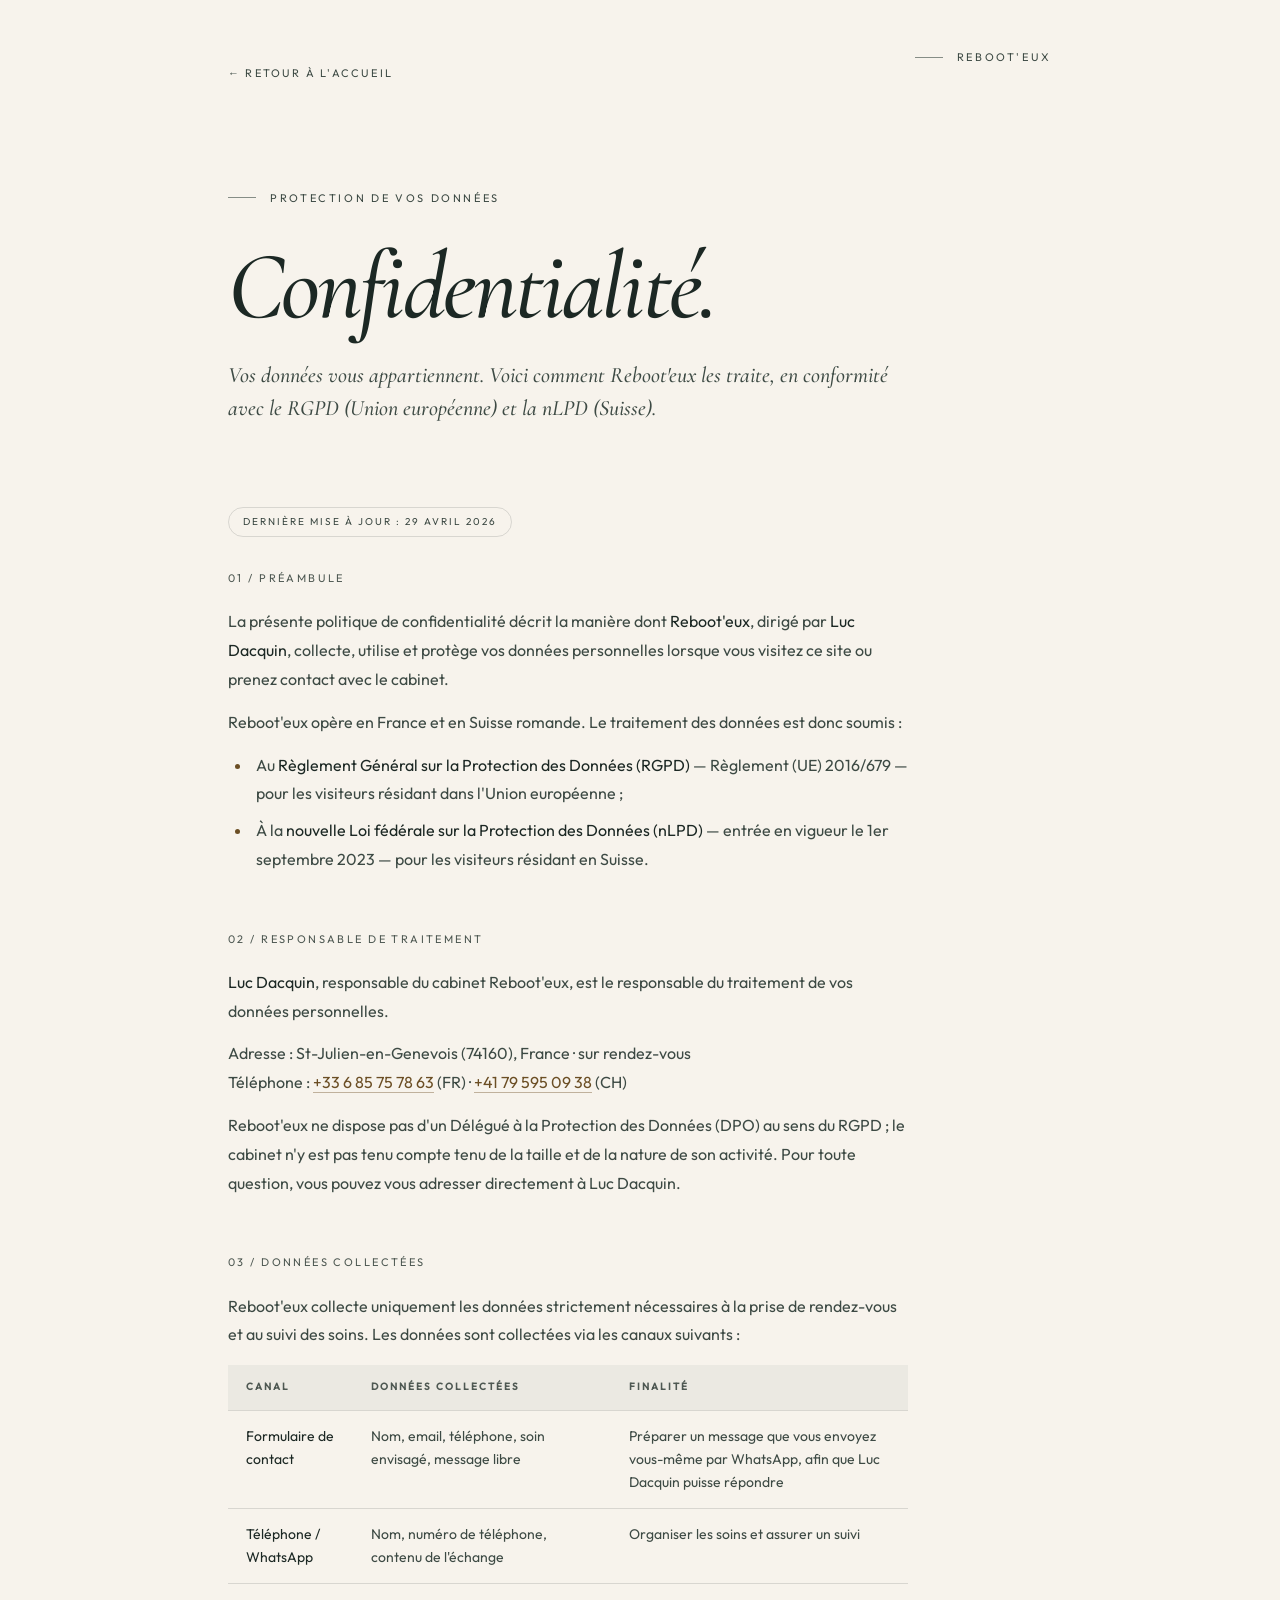
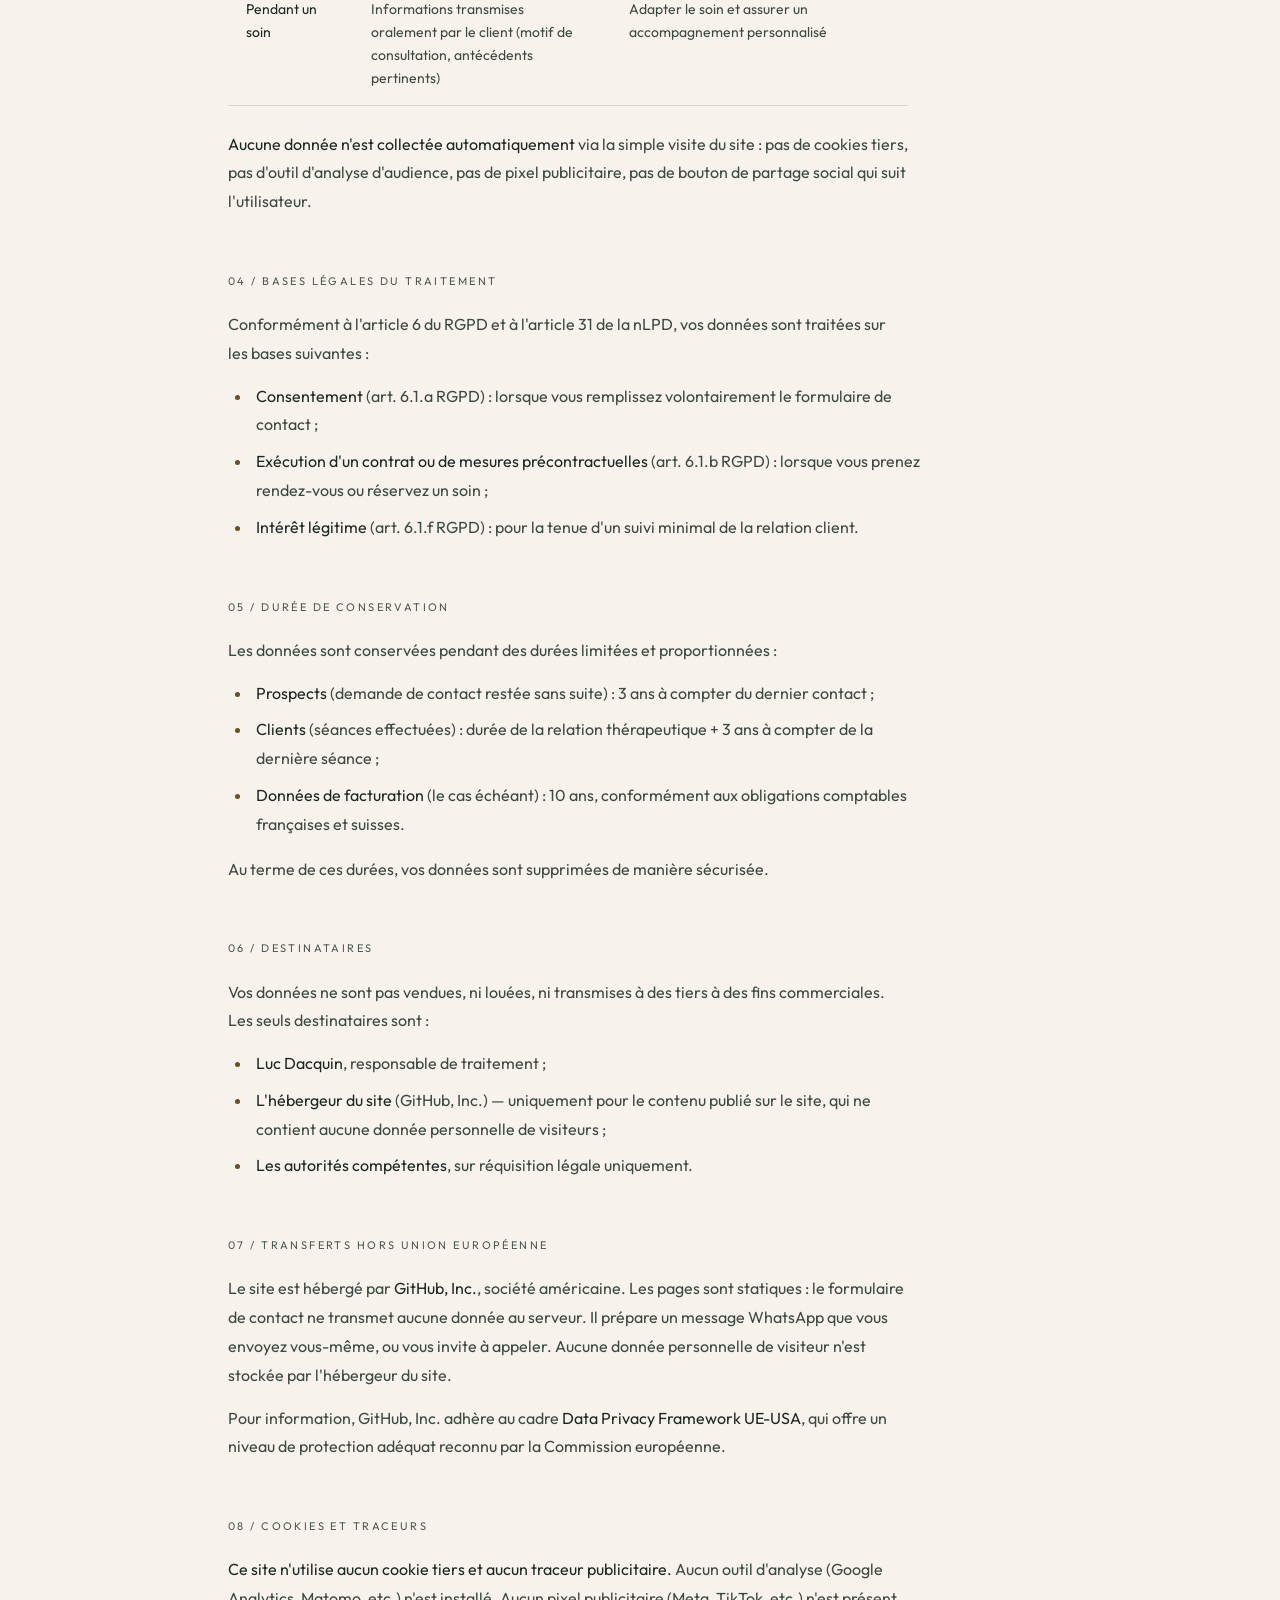
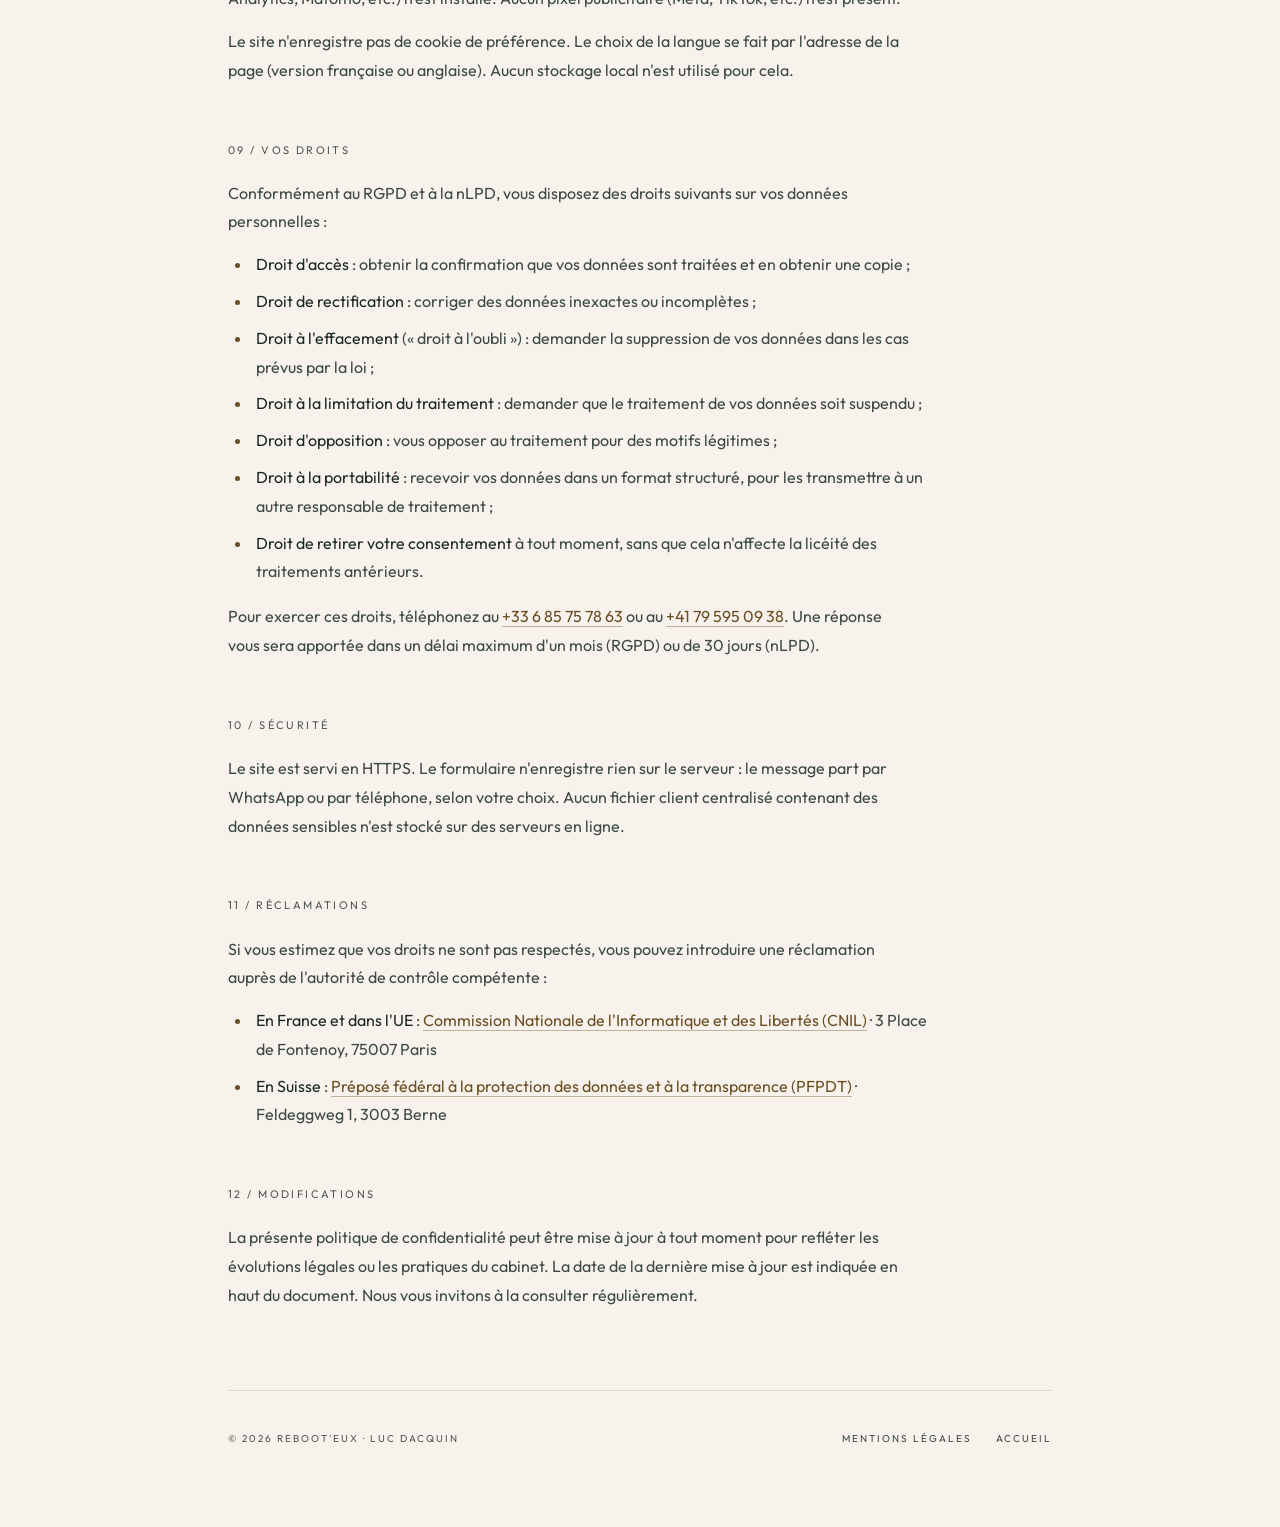
<file: confidentialite.html>
<!doctype html>
<html lang="fr">
<head>
  <meta charset="utf-8" />
  <meta name="viewport" content="width=device-width, initial-scale=1" />
  <title>Politique de confidentialité · Reboot'eux</title>
  <meta name="description" content="Politique de protection des données personnelles du site Reboot'eux — conforme RGPD et nLPD." />
  <link rel="icon" href="assets/favicon.svg" type="image/svg+xml" />
  <link rel="stylesheet" href="styles.css" />
  <style>
    .legal-page { min-height: 100vh; padding: 48px var(--pad) 80px; max-width: 920px; margin: 0 auto; }
    .legal-header { display: flex; justify-content: space-between; align-items: center; margin-bottom: 80px; }
    .legal-back { color: var(--ink-2); text-decoration: none; font-family: var(--mono); font-size: 11px; letter-spacing: 0.2em; text-transform: uppercase; transition: color .3s, gap .3s var(--ease); display: inline-flex; align-items: center; gap: 10px; }
    .legal-back:hover { color: var(--ink); gap: 14px; }
    .legal-eyebrow { font-family: var(--mono); font-size: 11px; letter-spacing: 0.24em; text-transform: uppercase; color: var(--ink-2); display: inline-flex; align-items: center; gap: 14px; margin-bottom: 32px; }
    .legal-eyebrow::before { content: ''; width: 28px; height: 1px; background: currentColor; opacity: .6; }
    .legal-title { font-family: var(--serif); font-size: clamp(48px, 8vw, 96px); font-weight: 300; line-height: 1; letter-spacing: -0.03em; margin: 0 0 24px; font-style: italic; }
    .legal-subtitle { font-family: var(--serif); font-size: clamp(18px, 2vw, 22px); font-style: italic; color: var(--ink-2); margin: 0 0 80px; max-width: 680px; line-height: 1.5; }
    .legal-section { margin-bottom: 56px; }
    .legal-h { font-family: var(--mono); font-size: 11px; letter-spacing: 0.22em; text-transform: uppercase; color: var(--ink-3); margin-bottom: 20px; }
    .legal-section h2 { font-family: var(--serif); font-size: clamp(22px, 3vw, 32px); font-weight: 300; font-style: italic; letter-spacing: -0.01em; margin: 0 0 20px; line-height: 1.2; }
    .legal-section p, .legal-section li { font-size: 16px; line-height: 1.8; color: var(--ink-2); margin: 0 0 14px; max-width: 680px; }
    .legal-section a { color: var(--feu); text-decoration: none; border-bottom: 1px solid color-mix(in oklab, var(--feu) 40%, transparent); transition: border-color .3s; }
    .legal-section a:hover { border-color: var(--feu); }
    .legal-section ul { padding-left: 24px; margin: 0 0 16px; }
    .legal-section ul li { margin-bottom: 8px; padding-left: 4px; }
    .legal-section ul li::marker { color: var(--feu); }
    .legal-section strong { color: var(--ink); font-weight: 400; }
    .todo { background: color-mix(in oklab, var(--feu) 14%, transparent); color: var(--feu); padding: 2px 8px; border-radius: 4px; font-family: var(--mono); font-size: 12px; letter-spacing: 0.04em; border: 1px dashed color-mix(in oklab, var(--feu) 40%, transparent); }
    .legal-table { width: 100%; max-width: 680px; border-collapse: collapse; margin: 16px 0 24px; font-size: 14px; }
    .legal-table th, .legal-table td { padding: 14px 18px; text-align: left; border-bottom: 1px solid var(--hairline); color: var(--ink-2); vertical-align: top; }
    .legal-table th { font-family: var(--mono); font-size: 10px; letter-spacing: 0.2em; text-transform: uppercase; color: var(--ink-3); background: rgba(30, 52, 48, 0.05); }
    .legal-foot { margin-top: 80px; padding-top: 40px; border-top: 1px solid var(--hairline); font-family: var(--mono); font-size: 10px; letter-spacing: 0.2em; text-transform: uppercase; color: var(--ink-3); display: flex; justify-content: space-between; flex-wrap: wrap; gap: 20px; }
    .legal-foot a { color: var(--ink-2); text-decoration: none; }
    .legal-foot a:hover { color: var(--ink); }
    .legal-update { display: inline-block; padding: 6px 14px; border-radius: 999px; border: 1px solid var(--hairline); font-family: var(--mono); font-size: 10px; letter-spacing: 0.2em; text-transform: uppercase; color: var(--ink-2); margin-bottom: 32px; }
  </style>
</head>
<body>
  <main class="legal-page">
    <header class="legal-header">
      <a href="index.html" class="legal-back">← Retour à l'accueil</a>
      <span class="legal-eyebrow">Reboot'eux</span>
    </header>

    <span class="legal-eyebrow">Protection de vos données</span>
    <h1 class="legal-title">Confidentialité.</h1>
    <p class="legal-subtitle">
      <em>Vos données vous appartiennent. Voici comment Reboot'eux les traite, en conformité avec le RGPD (Union européenne) et la nLPD (Suisse).</em>
    </p>
    <span class="legal-update">Dernière mise à jour : 29 avril 2026</span>

    <section class="legal-section">
      <div class="legal-h">01 / Préambule</div>
      <p>
        La présente politique de confidentialité décrit la manière dont <strong>Reboot'eux</strong>, dirigé par <strong>Luc Dacquin</strong>, collecte, utilise et protège vos données personnelles lorsque vous visitez ce site ou prenez contact avec le cabinet.
      </p>
      <p>
        Reboot'eux opère en France et en Suisse romande. Le traitement des données est donc soumis :
      </p>
      <ul>
        <li>Au <strong>Règlement Général sur la Protection des Données (RGPD)</strong> — Règlement (UE) 2016/679 — pour les visiteurs résidant dans l'Union européenne ;</li>
        <li>À la <strong>nouvelle Loi fédérale sur la Protection des Données (nLPD)</strong> — entrée en vigueur le 1er septembre 2023 — pour les visiteurs résidant en Suisse.</li>
      </ul>
    </section>

    <section class="legal-section">
      <div class="legal-h">02 / Responsable de traitement</div>
      <p>
        <strong>Luc Dacquin</strong>, responsable du cabinet Reboot'eux, est le responsable du traitement de vos données personnelles.
      </p>
      <p>
        Adresse : St-Julien-en-Genevois (74160), France · sur rendez-vous<br/>
        <!-- TODO email du responsable : réafficher quand une adresse est publiable. Ne pas en inventer. -->
        <span hidden>Email : <span class="todo">[email à compléter]</span><br/></span>
        Téléphone : <a href="tel:+33685757863">+33 6 85 75 78 63</a> (FR) · <a href="tel:+41795950938">+41 79 595 09 38</a> (CH)
      </p>
      <p>
        Reboot'eux ne dispose pas d'un Délégué à la Protection des Données (DPO) au sens du RGPD ; le cabinet n'y est pas tenu compte tenu de la taille et de la nature de son activité. Pour toute question, vous pouvez vous adresser directement à Luc Dacquin.
      </p>
    </section>

    <section class="legal-section">
      <div class="legal-h">03 / Données collectées</div>
      <p>
        Reboot'eux collecte uniquement les données strictement nécessaires à la prise de rendez-vous et au suivi des soins. Les données sont collectées via les canaux suivants :
      </p>
      <table class="legal-table">
        <thead>
          <tr>
            <th>Canal</th>
            <th>Données collectées</th>
            <th>Finalité</th>
          </tr>
        </thead>
        <tbody>
          <tr>
            <td><strong>Formulaire de contact</strong></td>
            <td>Nom, email, téléphone, soin envisagé, message libre</td>
            <td>Préparer un message que vous envoyez vous-même par WhatsApp, afin que Luc Dacquin puisse répondre</td>
          </tr>
          <tr>
            <td><strong>Téléphone / WhatsApp</strong></td>
            <td>Nom, numéro de téléphone, contenu de l'échange</td>
            <td>Organiser les soins et assurer un suivi</td>
          </tr>
          <tr>
            <td><strong>Pendant un soin</strong></td>
            <td>Informations transmises oralement par le client (motif de consultation, antécédents pertinents)</td>
            <td>Adapter le soin et assurer un accompagnement personnalisé</td>
          </tr>
        </tbody>
      </table>
      <p>
        <strong>Aucune donnée n'est collectée automatiquement</strong> via la simple visite du site : pas de cookies tiers, pas d'outil d'analyse d'audience, pas de pixel publicitaire, pas de bouton de partage social qui suit l'utilisateur.
      </p>
    </section>

    <section class="legal-section">
      <div class="legal-h">04 / Bases légales du traitement</div>
      <p>Conformément à l'article 6 du RGPD et à l'article 31 de la nLPD, vos données sont traitées sur les bases suivantes :</p>
      <ul>
        <li><strong>Consentement</strong> (art. 6.1.a RGPD) : lorsque vous remplissez volontairement le formulaire de contact ;</li>
        <li><strong>Exécution d'un contrat ou de mesures précontractuelles</strong> (art. 6.1.b RGPD) : lorsque vous prenez rendez-vous ou réservez un soin ;</li>
        <li><strong>Intérêt légitime</strong> (art. 6.1.f RGPD) : pour la tenue d'un suivi minimal de la relation client.</li>
      </ul>
    </section>

    <section class="legal-section">
      <div class="legal-h">05 / Durée de conservation</div>
      <p>Les données sont conservées pendant des durées limitées et proportionnées :</p>
      <ul>
        <li><strong>Prospects</strong> (demande de contact restée sans suite) : 3 ans à compter du dernier contact ;</li>
        <li><strong>Clients</strong> (séances effectuées) : durée de la relation thérapeutique + 3 ans à compter de la dernière séance ;</li>
        <li><strong>Données de facturation</strong> (le cas échéant) : 10 ans, conformément aux obligations comptables françaises et suisses.</li>
      </ul>
      <p>Au terme de ces durées, vos données sont supprimées de manière sécurisée.</p>
    </section>

    <section class="legal-section">
      <div class="legal-h">06 / Destinataires</div>
      <p>Vos données ne sont pas vendues, ni louées, ni transmises à des tiers à des fins commerciales. Les seuls destinataires sont :</p>
      <ul>
        <li><strong>Luc Dacquin</strong>, responsable de traitement ;</li>
        <li><strong>L'hébergeur du site</strong> (GitHub, Inc.) — uniquement pour le contenu publié sur le site, qui ne contient aucune donnée personnelle de visiteurs ;</li>
        <li><strong>Les autorités compétentes</strong>, sur réquisition légale uniquement.</li>
      </ul>
    </section>

    <section class="legal-section">
      <div class="legal-h">07 / Transferts hors Union européenne</div>
      <p>
        Le site est hébergé par <strong>GitHub, Inc.</strong>, société américaine. Les pages sont statiques : le formulaire de contact ne transmet aucune donnée au serveur. Il prépare un message WhatsApp que vous envoyez vous-même, ou vous invite à appeler. Aucune donnée personnelle de visiteur n'est stockée par l'hébergeur du site.
      </p>
      <p>
        Pour information, GitHub, Inc. adhère au cadre <strong>Data Privacy Framework UE-USA</strong>, qui offre un niveau de protection adéquat reconnu par la Commission européenne.
      </p>
    </section>

    <section class="legal-section">
      <div class="legal-h">08 / Cookies et traceurs</div>
      <p>
        <strong>Ce site n'utilise aucun cookie tiers et aucun traceur publicitaire.</strong> Aucun outil d'analyse (Google Analytics, Matomo, etc.) n'est installé. Aucun pixel publicitaire (Meta, TikTok, etc.) n'est présent.
      </p>
      <p>
        Le site n'enregistre pas de cookie de préférence. Le choix de la langue se fait par l'adresse de la page (version française ou anglaise). Aucun stockage local n'est utilisé pour cela.
      </p>
    </section>

    <section class="legal-section">
      <div class="legal-h">09 / Vos droits</div>
      <p>Conformément au RGPD et à la nLPD, vous disposez des droits suivants sur vos données personnelles :</p>
      <ul>
        <li><strong>Droit d'accès</strong> : obtenir la confirmation que vos données sont traitées et en obtenir une copie ;</li>
        <li><strong>Droit de rectification</strong> : corriger des données inexactes ou incomplètes ;</li>
        <li><strong>Droit à l'effacement</strong> (« droit à l'oubli ») : demander la suppression de vos données dans les cas prévus par la loi ;</li>
        <li><strong>Droit à la limitation du traitement</strong> : demander que le traitement de vos données soit suspendu ;</li>
        <li><strong>Droit d'opposition</strong> : vous opposer au traitement pour des motifs légitimes ;</li>
        <li><strong>Droit à la portabilité</strong> : recevoir vos données dans un format structuré, pour les transmettre à un autre responsable de traitement ;</li>
        <li><strong>Droit de retirer votre consentement</strong> à tout moment, sans que cela n'affecte la licéité des traitements antérieurs.</li>
      </ul>
      <p>
        Pour exercer ces droits, téléphonez au <a href="tel:+33685757863">+33 6 85 75 78 63</a> ou au <a href="tel:+41795950938">+41 79 595 09 38</a>. Une réponse vous sera apportée dans un délai maximum d'un mois (RGPD) ou de 30 jours (nLPD).
        <!-- TODO email : réafficher « écrivez à [email] » quand une adresse de cabinet est publiable. -->
      </p>
    </section>

    <section class="legal-section">
      <div class="legal-h">10 / Sécurité</div>
      <p>
        Le site est servi en HTTPS. Le formulaire n'enregistre rien sur le serveur : le message part par WhatsApp ou par téléphone, selon votre choix. Aucun fichier client centralisé contenant des données sensibles n'est stocké sur des serveurs en ligne.
      </p>
    </section>

    <section class="legal-section">
      <div class="legal-h">11 / Réclamations</div>
      <p>Si vous estimez que vos droits ne sont pas respectés, vous pouvez introduire une réclamation auprès de l'autorité de contrôle compétente :</p>
      <ul>
        <li>
          <strong>En France et dans l'UE</strong> :
          <a href="https://www.cnil.fr/" target="_blank" rel="noopener">Commission Nationale de l'Informatique et des Libertés (CNIL)</a> · 3 Place de Fontenoy, 75007 Paris
        </li>
        <li>
          <strong>En Suisse</strong> :
          <a href="https://www.edoeb.admin.ch/" target="_blank" rel="noopener">Préposé fédéral à la protection des données et à la transparence (PFPDT)</a> · Feldeggweg 1, 3003 Berne
        </li>
      </ul>
    </section>

    <section class="legal-section">
      <div class="legal-h">12 / Modifications</div>
      <p>
        La présente politique de confidentialité peut être mise à jour à tout moment pour refléter les évolutions légales ou les pratiques du cabinet. La date de la dernière mise à jour est indiquée en haut du document. Nous vous invitons à la consulter régulièrement.
      </p>
    </section>

    <footer class="legal-foot">
      <span>© 2026 Reboot'eux · Luc Dacquin</span>
      <div style="display:flex;gap:24px;flex-wrap:wrap;">
        <a href="mentions-legales.html">Mentions légales</a>
        <a href="index.html">Accueil</a>
      </div>
    </footer>
  </main>
</body>
</html>
</file>
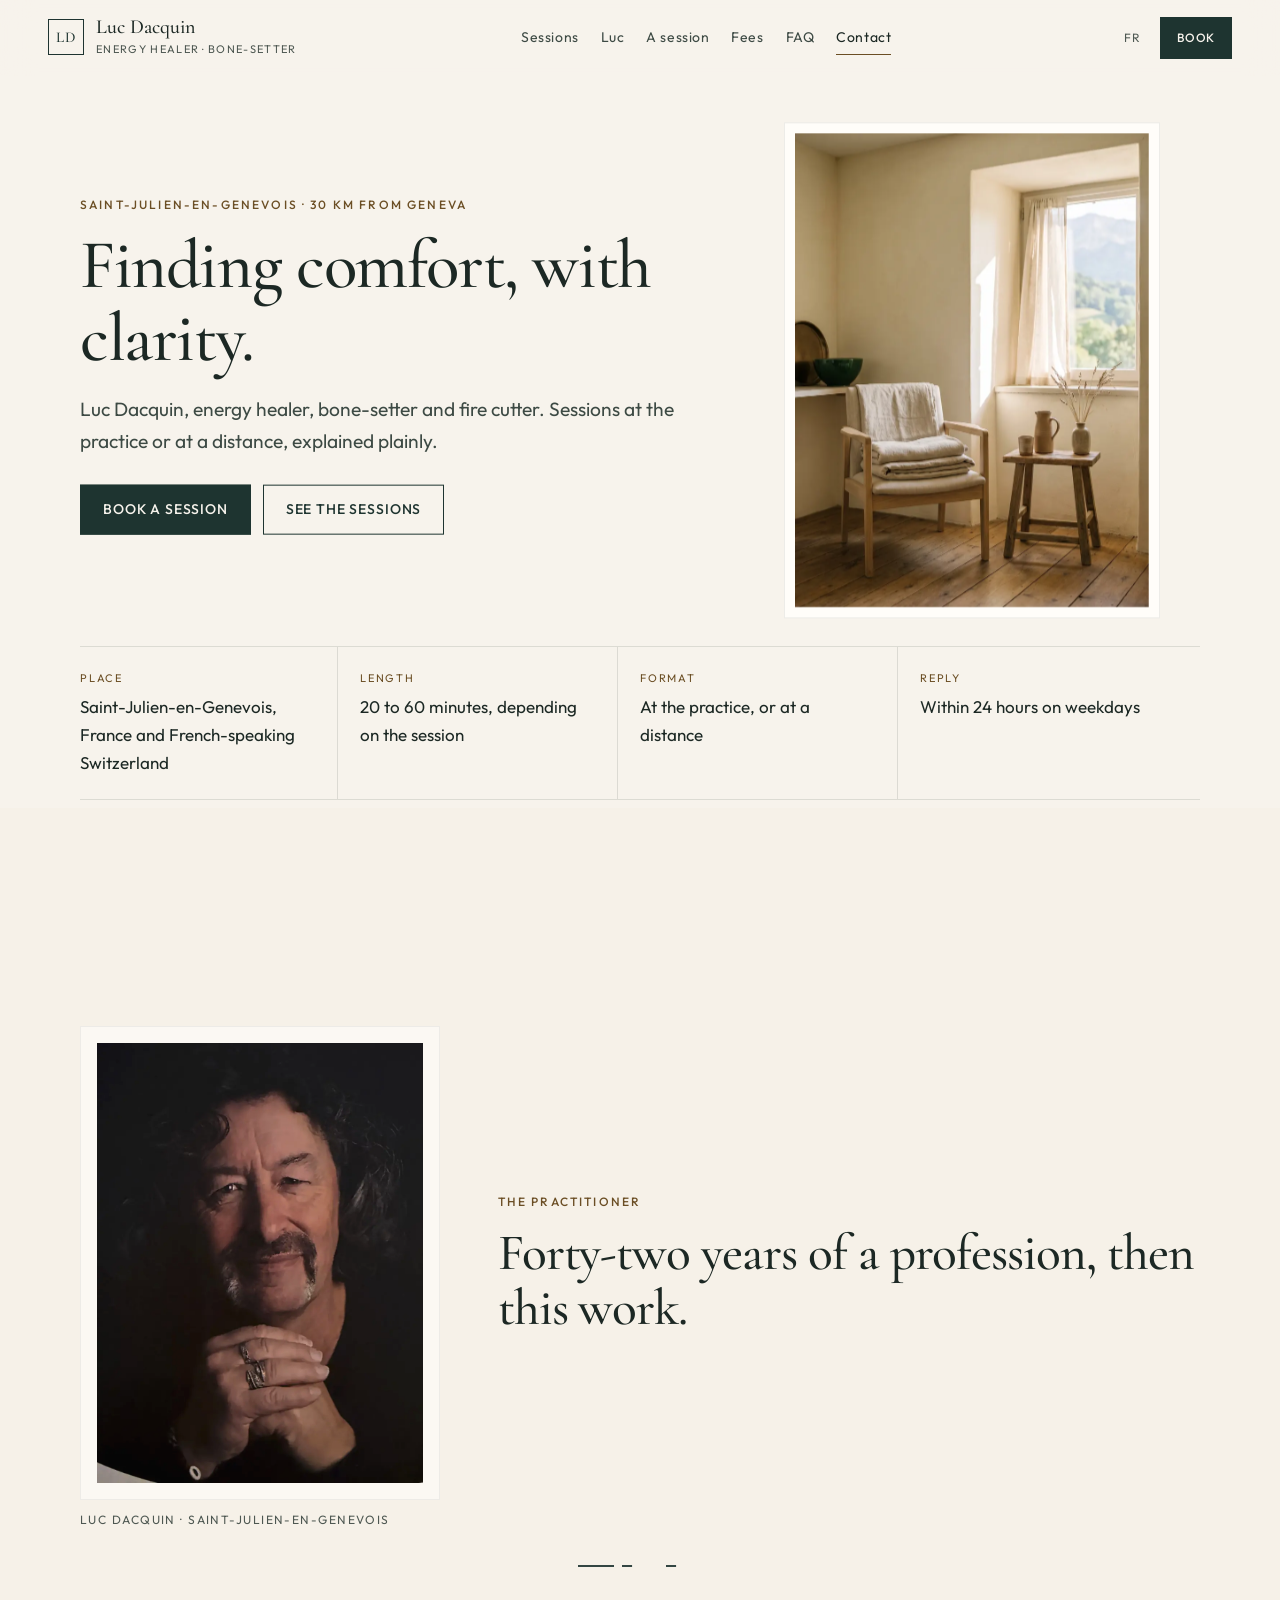
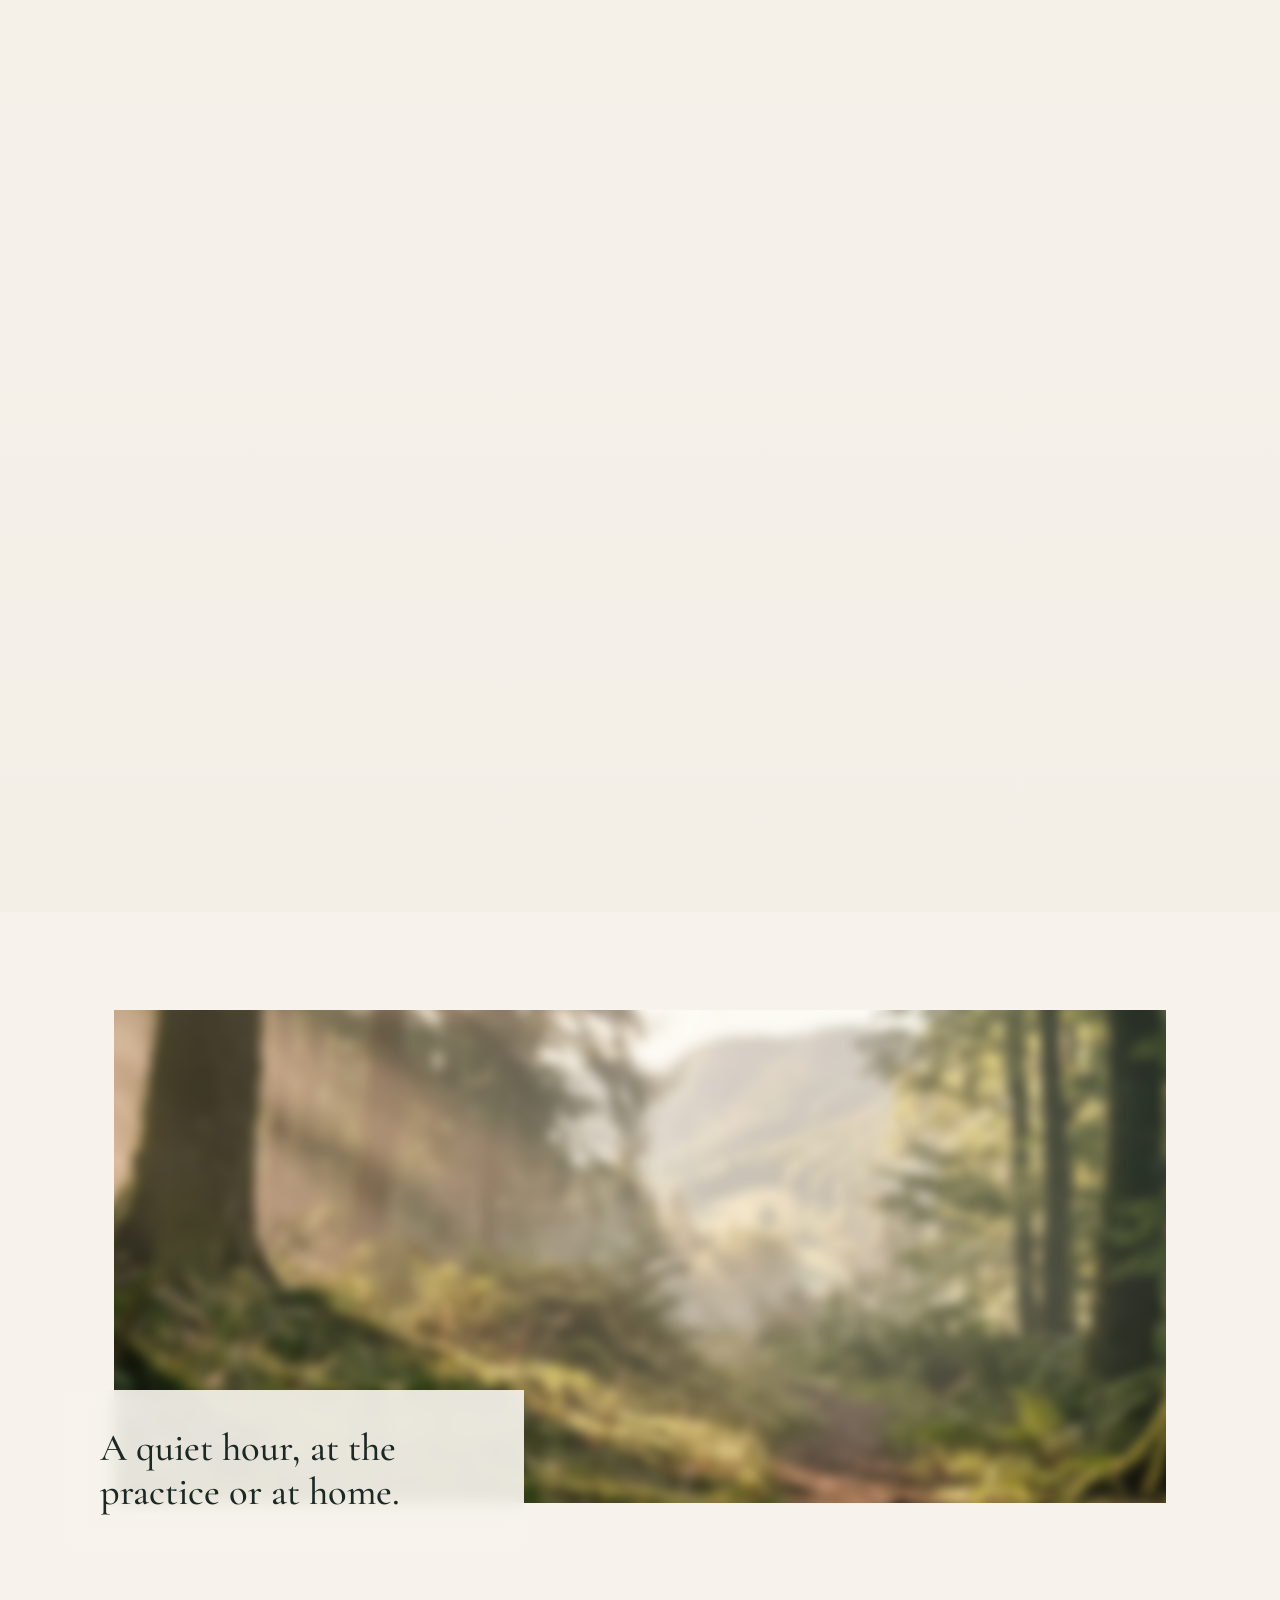
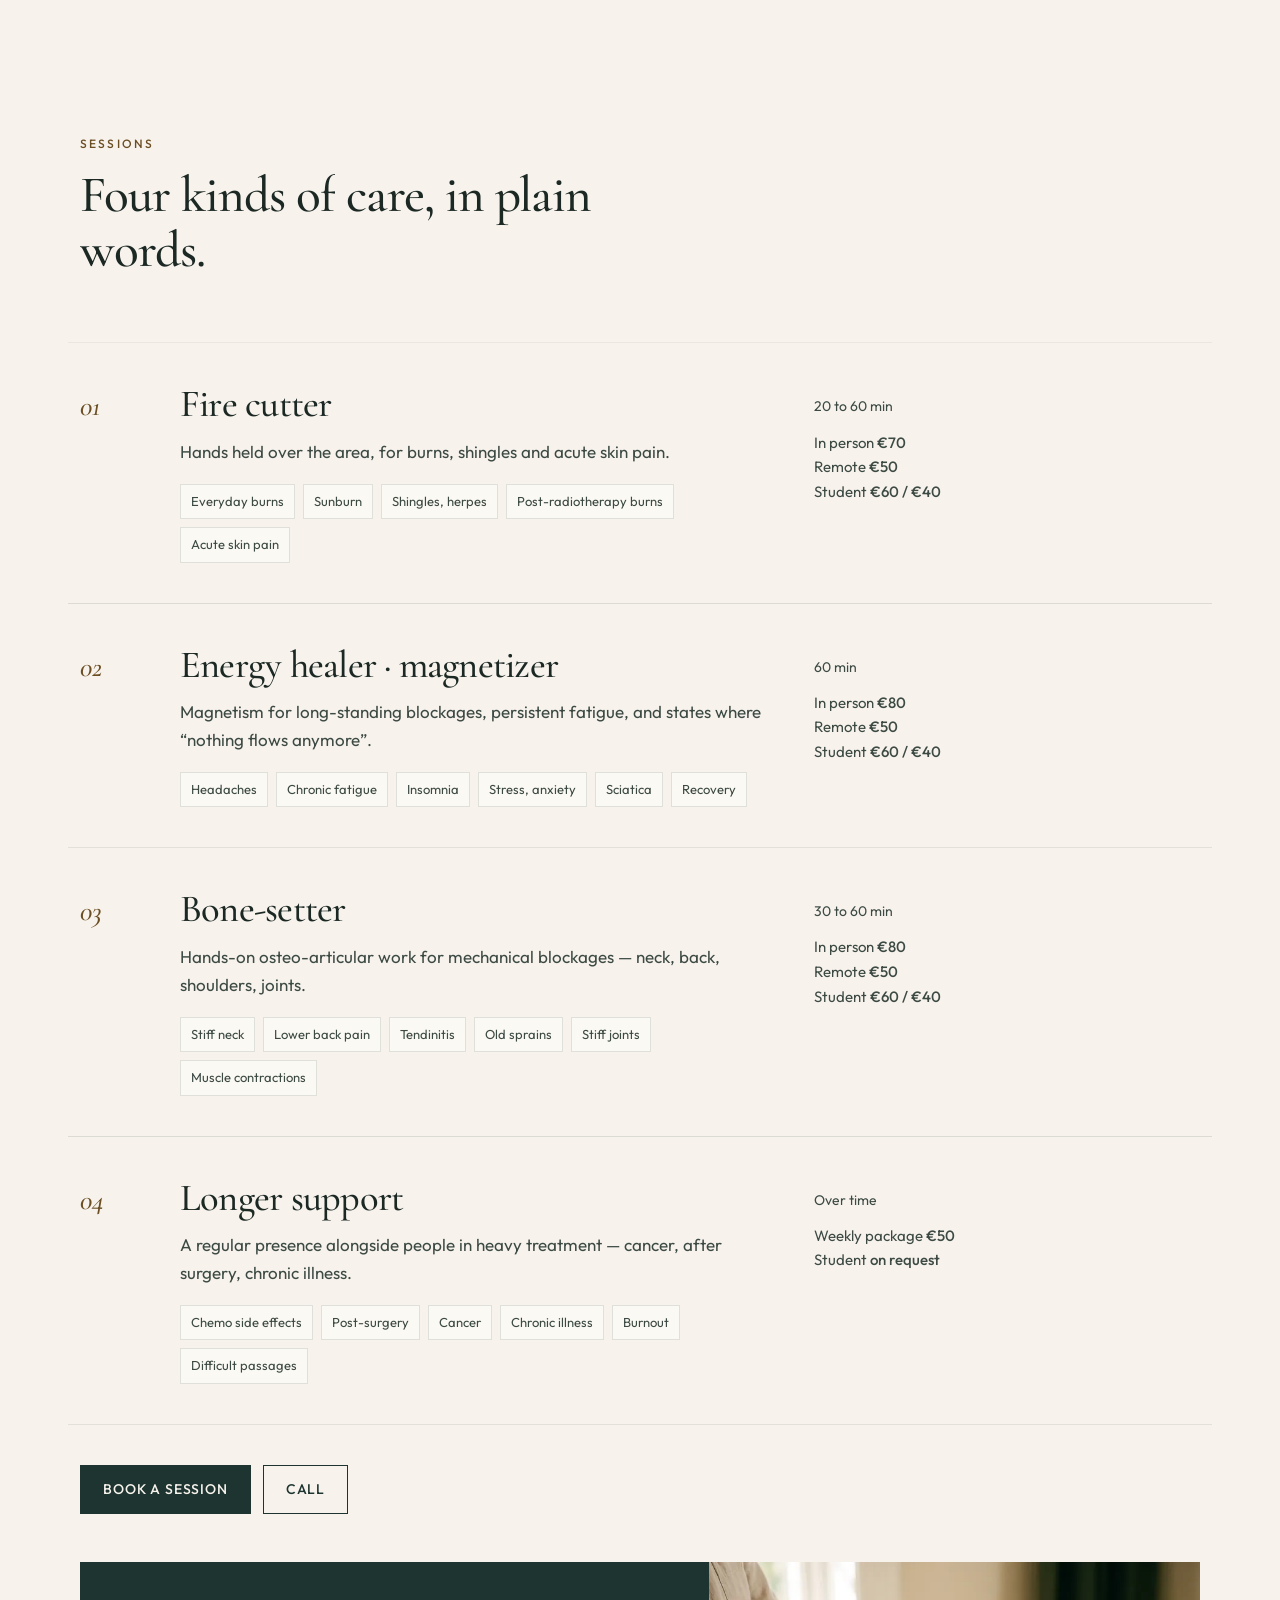
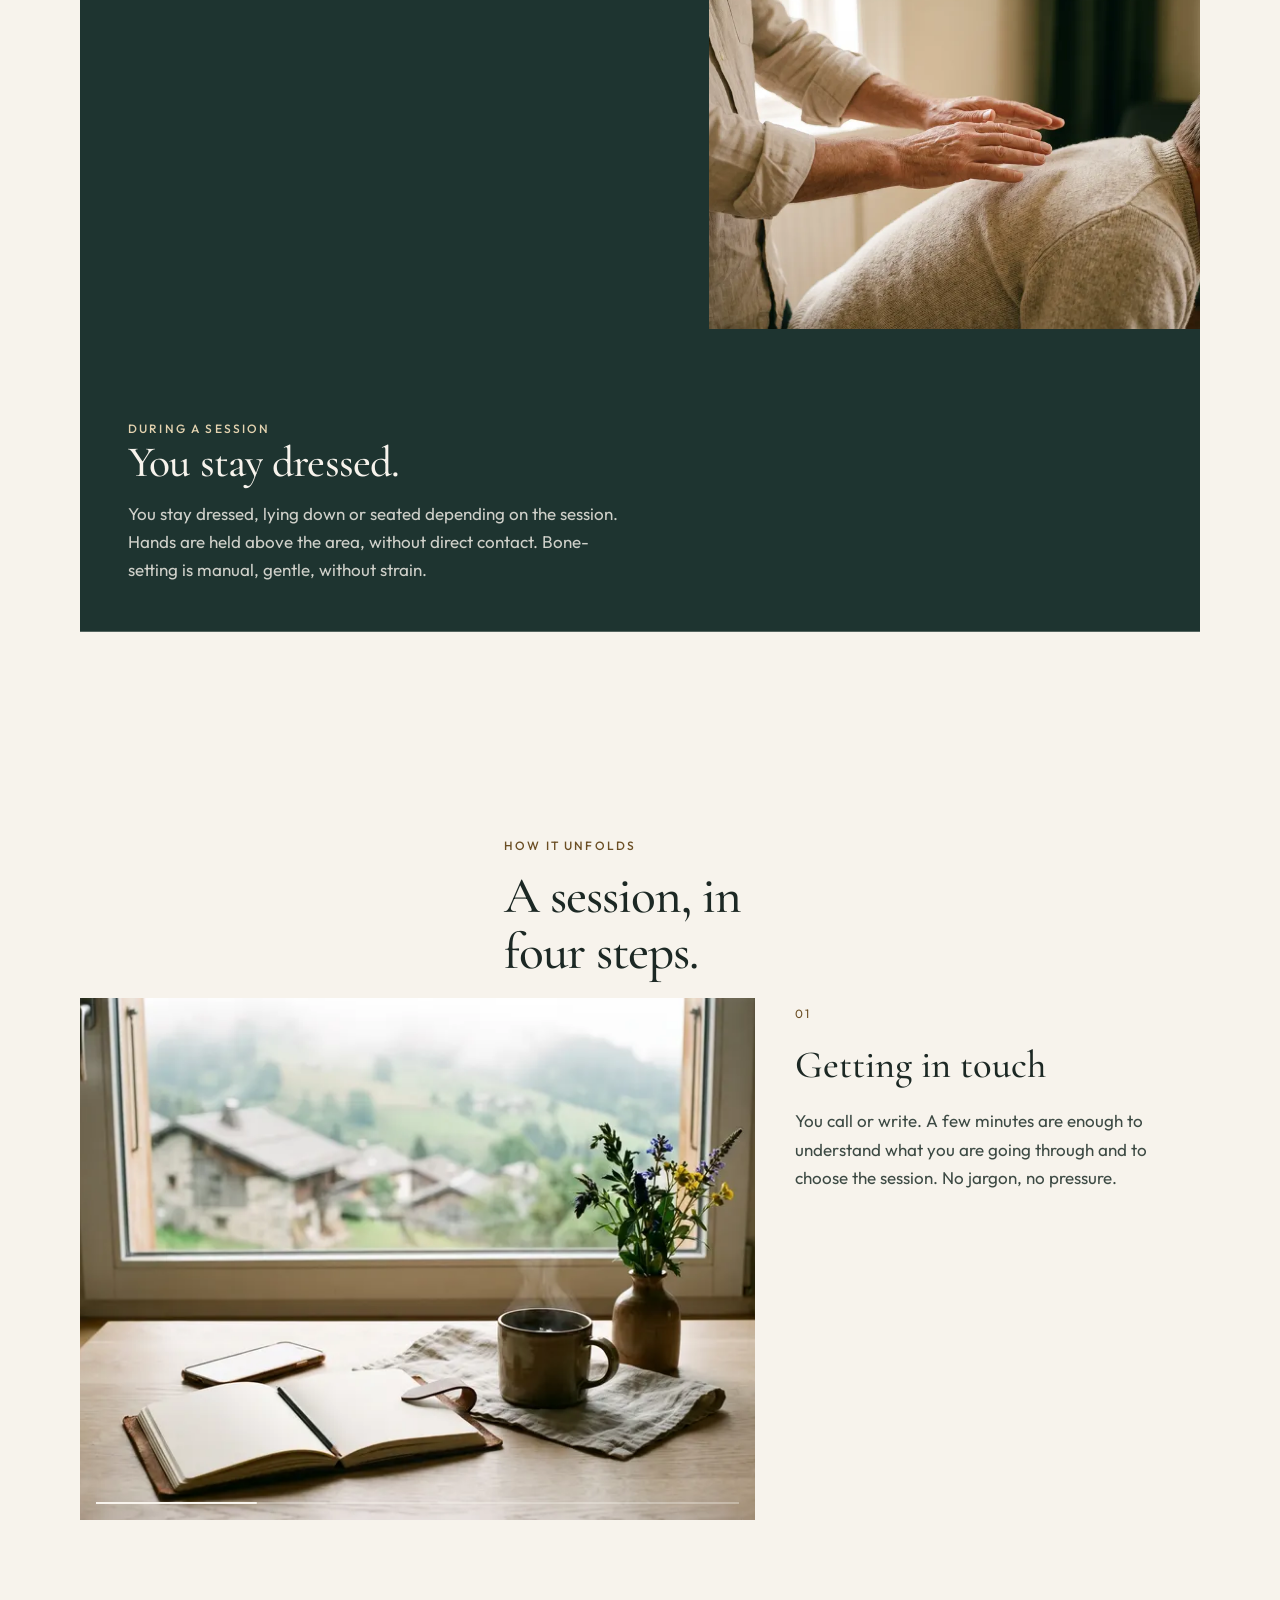
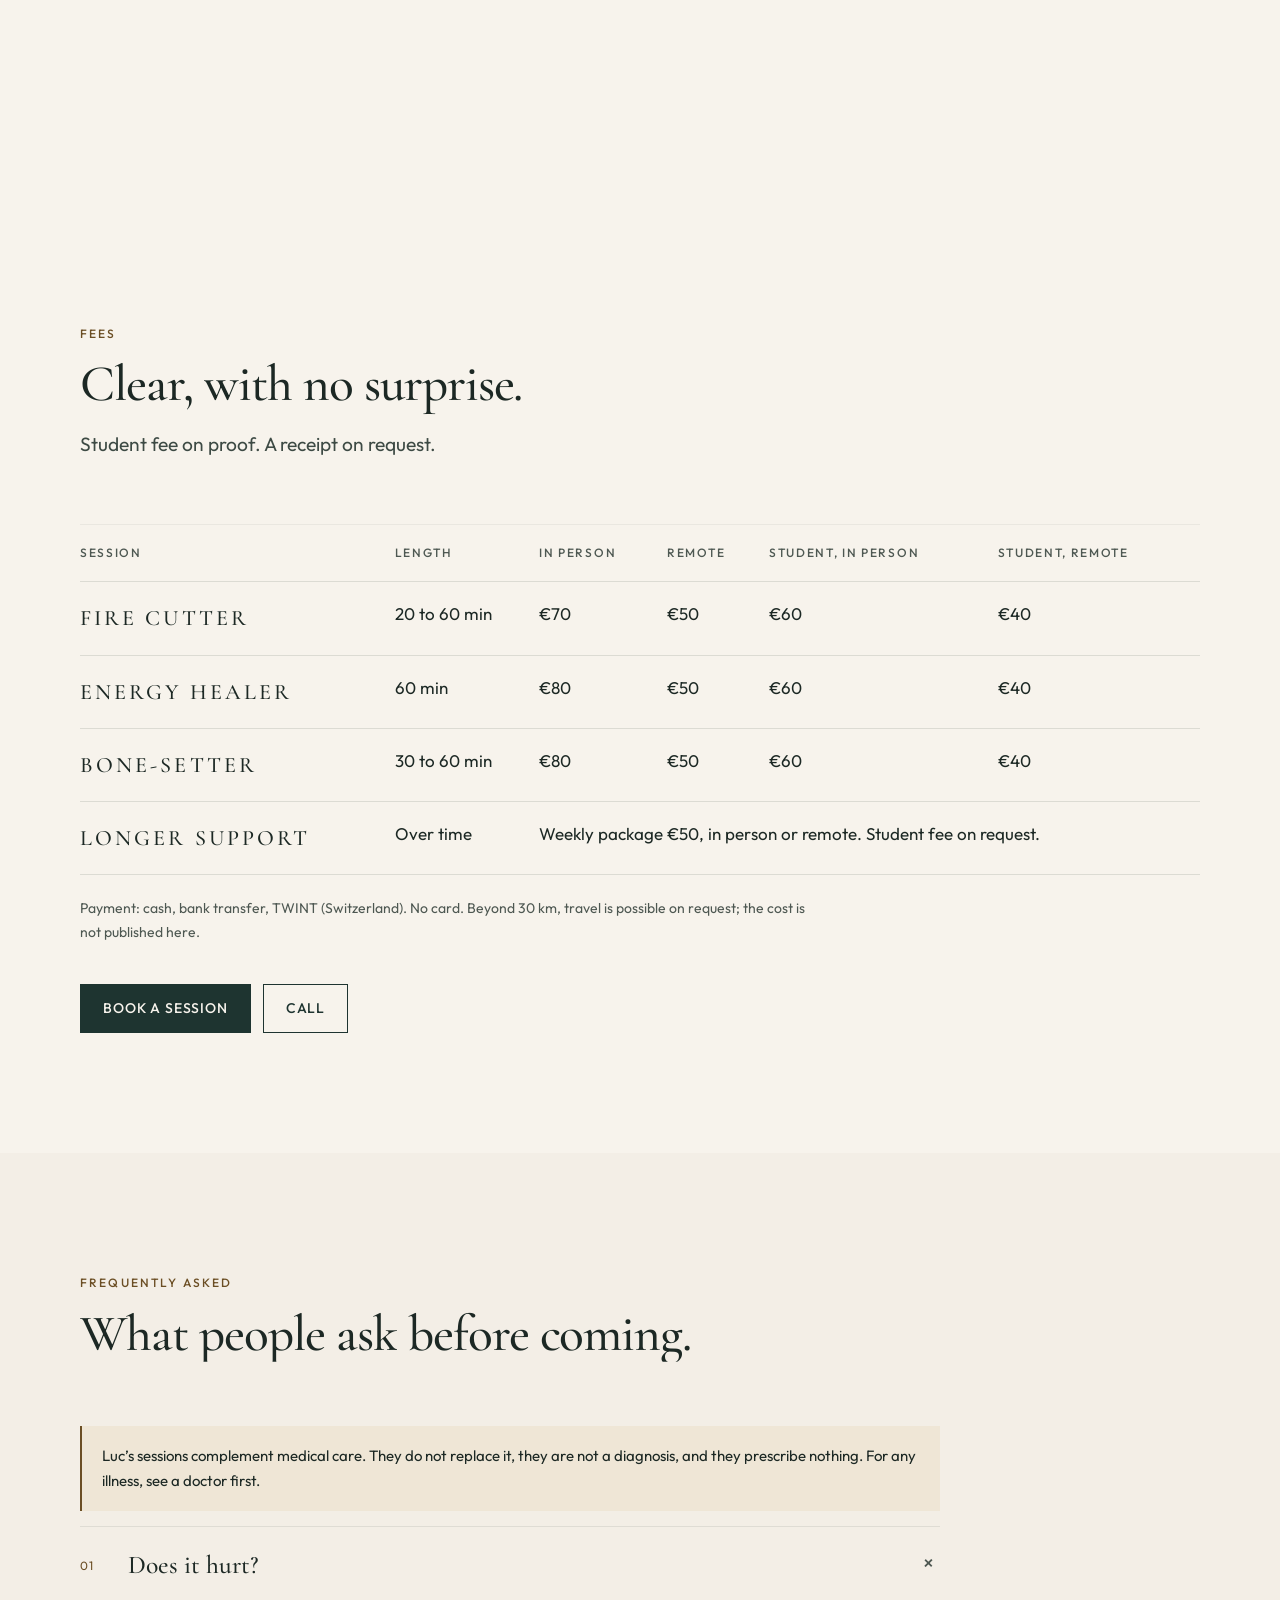
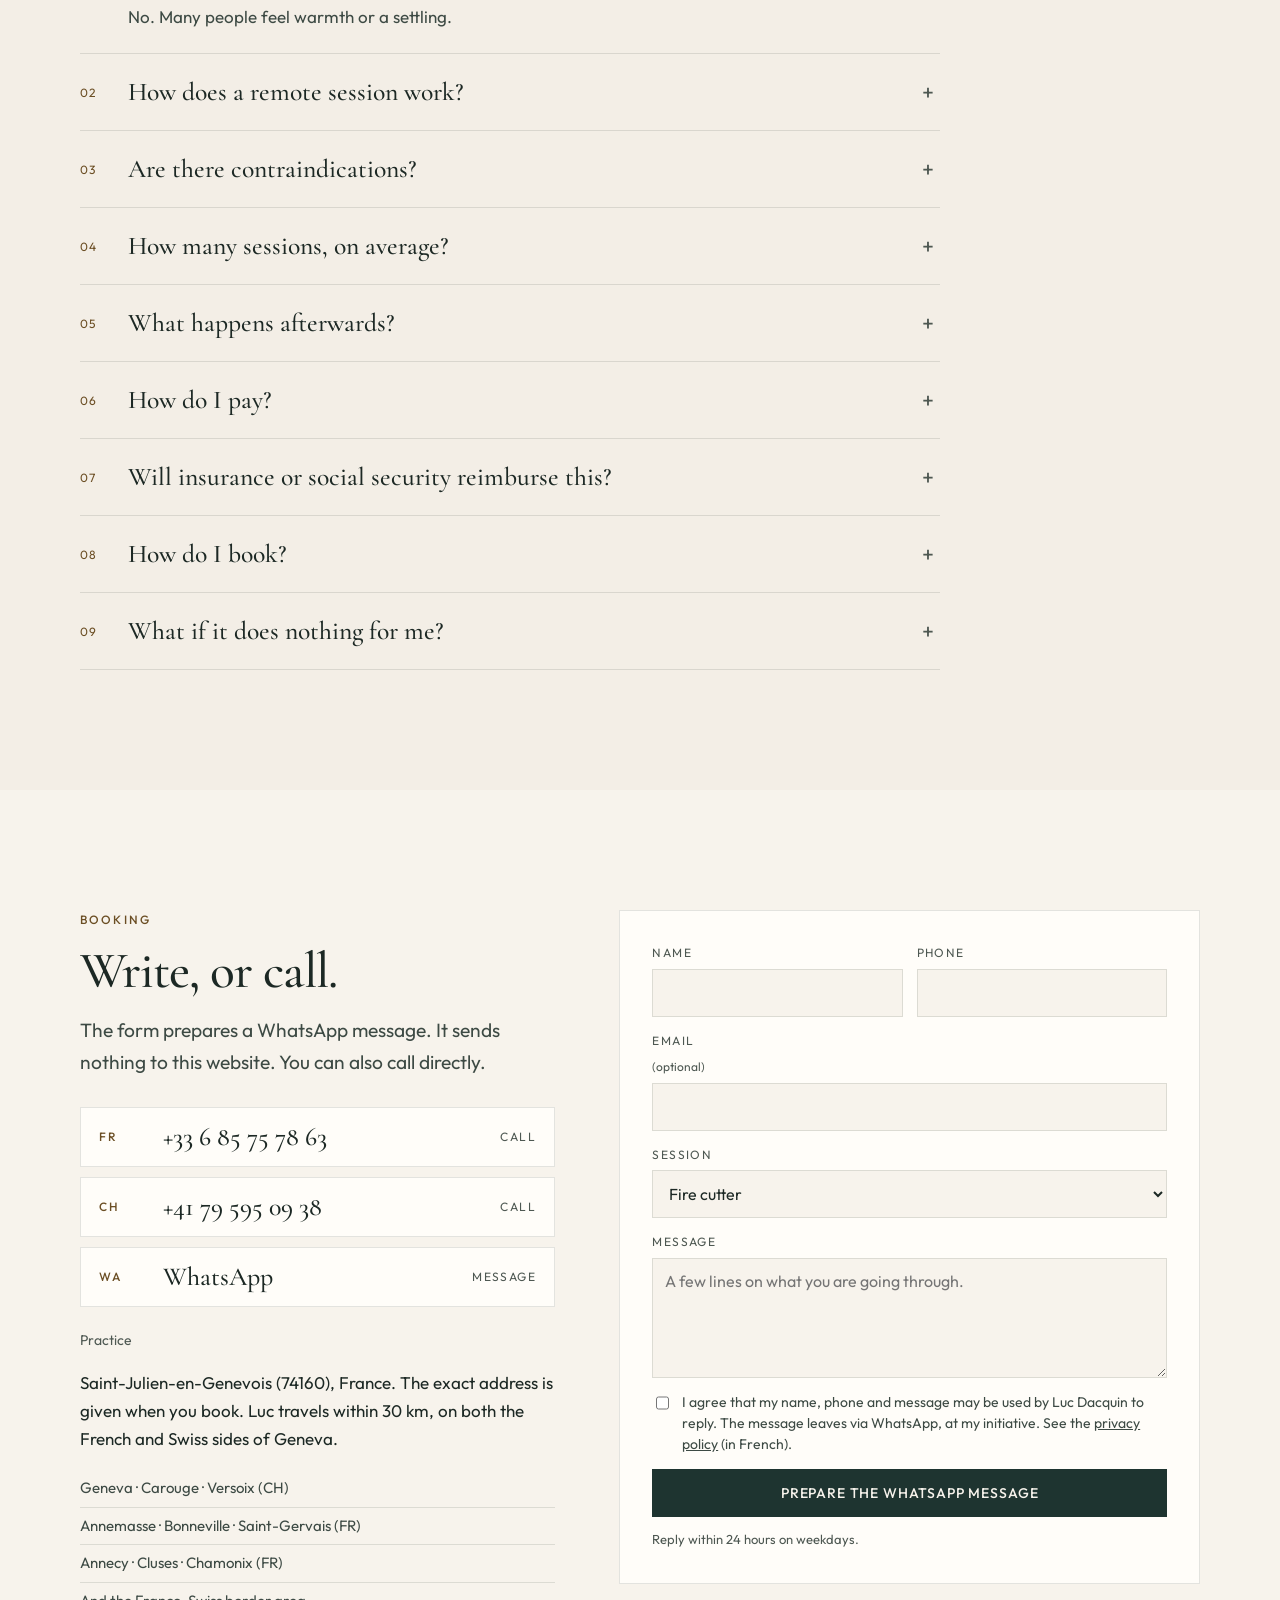
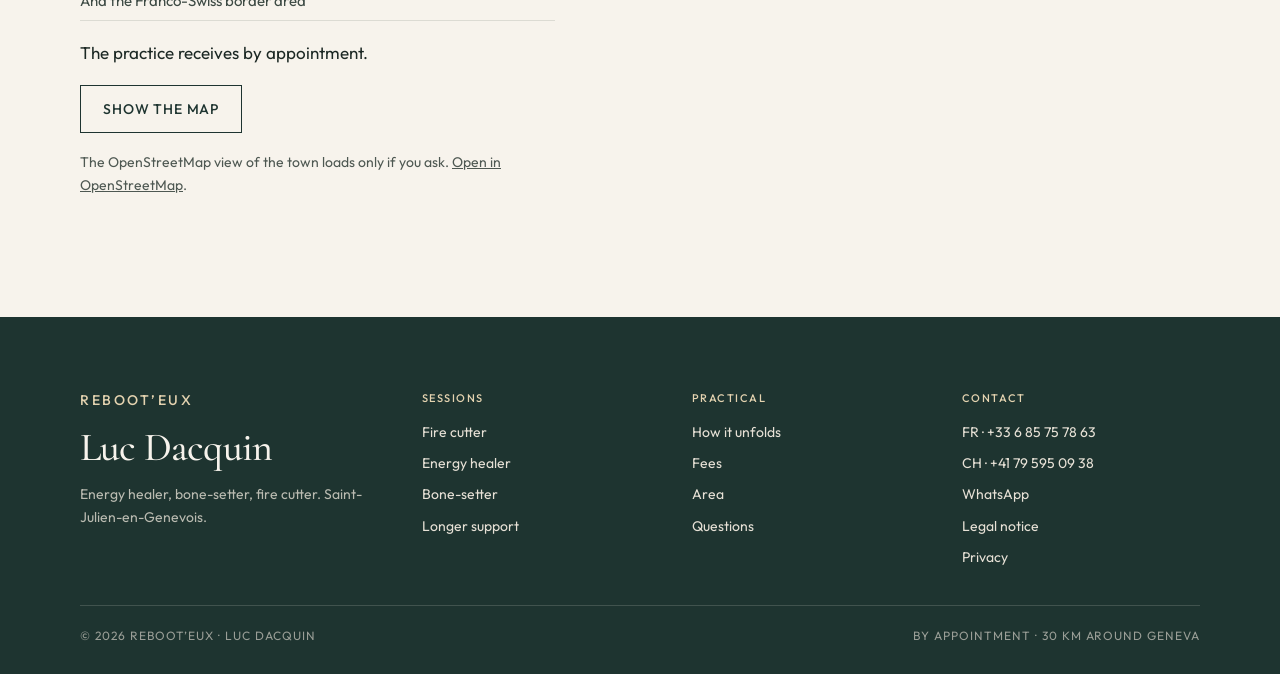
<file: index-en.html>
<!doctype html>
<html lang="en">
<head>
  <meta charset="utf-8" />
  <meta name="viewport" content="width=device-width, initial-scale=1" />
  <title>Luc Dacquin — energy healer, bone-setter, fire cutter | Saint-Julien-en-Genevois</title>
  <meta name="description" content="Luc Dacquin, energy healer, bone-setter and fire cutter near Geneva. Sessions in person or at a distance, clear fees." />
  <link rel="canonical" href="https://sylviogrande-maker.github.io/rebooteux-demo/index-en.html" />
  <link rel="alternate" hreflang="fr" href="https://sylviogrande-maker.github.io/rebooteux-demo/" />
  <link rel="alternate" hreflang="en" href="https://sylviogrande-maker.github.io/rebooteux-demo/index-en.html" />
  <link rel="alternate" hreflang="x-default" href="https://sylviogrande-maker.github.io/rebooteux-demo/" />
  <meta property="og:type" content="website" />
  <meta property="og:locale" content="en_GB" />
  <meta property="og:site_name" content="Luc Dacquin" />
  <meta property="og:title" content="Luc Dacquin — energy healer, bone-setter, fire cutter" />
  <meta property="og:description" content="Calm, plainly explained sessions in Saint-Julien-en-Genevois or at a distance." />
  <meta property="og:url" content="https://sylviogrande-maker.github.io/rebooteux-demo/index-en.html" />
  <meta property="og:image" content="https://sylviogrande-maker.github.io/rebooteux-demo/assets/band-1200.jpg" />
  <meta property="og:image:width" content="1200" />
  <meta property="og:image:height" content="670" />
  <meta property="og:image:alt" content="Morning light in a Genevois forest, a trail and ferns, the Salève in the distance." />
  <meta name="twitter:card" content="summary_large_image" />
  <meta name="theme-color" content="#F4EFE6" />
  <link rel="icon" href="assets/favicon.svg" type="image/svg+xml" />
  <link rel="preload" as="image" href="assets/hero-1200.webp" type="image/webp" imagesrcset="assets/hero-800.webp 800w, assets/hero-1200.webp 1200w, assets/hero-1792.webp 1792w" imagesizes="(max-width: 980px) 92vw, 38vw" fetchpriority="high" />
  <link rel="stylesheet" href="styles.css" />
  <script>
    document.documentElement.classList.add("js");
    if (window.matchMedia("(prefers-reduced-motion: reduce)").matches) {
      document.documentElement.classList.add("reduce");
    }
  </script>
</head>
<body>
  <a class="skip" href="#contenu">Skip to content</a>
  <header class="site-header" data-header>
    <a class="brand" href="#top">
      <span class="brand-mark" aria-hidden="true">LD</span>
      <span>
        <span class="brand-name">Luc Dacquin</span>
        <span class="brand-meta">Energy healer · Bone-setter</span>
      </span>
    </a>
    <nav class="nav-desk" aria-label="Primary" data-nav>
      <a href="#soins" data-spy>Sessions</a>
      <a href="#luc" data-spy>Luc</a>
      <a href="#seance" data-spy>A session</a>
      <a href="#tarifs" data-spy>Fees</a>
      <a href="#faq" data-spy>FAQ</a>
      <a href="#contact" data-spy>Contact</a>
    </nav>
    <div class="header-actions">
      <a class="lang" href="index.html" hreflang="fr" lang="fr" data-lang-switch>FR</a>
      <a class="btn btn-small header-cta" href="#contact">Book</a>
      <button class="nav-toggle" type="button" data-nav-toggle aria-expanded="false" aria-controls="nav-mobile">Menu</button>
    </div>
  </header>
  <nav id="nav-mobile" class="nav-panel" data-nav-panel data-lenis-prevent hidden>
    <a href="#soins" data-spy>Sessions</a>
    <a href="#luc" data-spy>Luc</a>
    <a href="#seance" data-spy>A session</a>
    <a href="#tarifs" data-spy>Fees</a>
    <a href="#faq" data-spy>FAQ</a>
    <a href="#contact" data-spy>Book</a>
    <a href="index.html" hreflang="fr" lang="fr" data-lang-switch>Français</a>
  </nav>

  <main id="contenu">
    <section class="hero" id="top">
      <div class="container hero-grid">
        <div class="hero-copy">
          <p class="eyebrow" data-rise>Saint-Julien-en-Genevois · 30 km from Geneva</p>
          <h1 data-split>Finding comfort, with clarity.</h1>
          <p class="lede" data-rise>Luc Dacquin, energy healer, bone-setter and fire cutter. Sessions at the practice or at a distance, explained plainly.</p>
          <div class="hero-actions">
            <a class="btn" href="#contact">Book a session</a>
            <a class="btn btn-ghost" href="#soins">See the sessions</a>
          </div>
        </div>
        <figure class="hero-figure" data-hero-figure>
          <div class="hero-photo" data-hero-photo>
            <div class="frame">
              <div class="hero-mask" data-hero-mask>
                <picture>
                  <source type="image/webp" srcset="assets/hero-800.webp 800w, assets/hero-1200.webp 1200w, assets/hero-1792.webp 1792w" sizes="(max-width: 980px) 92vw, 38vw" />
                  <img data-hero-img src="assets/hero-1200.jpg" srcset="assets/hero-800.jpg 800w, assets/hero-1200.jpg 1200w, assets/hero-1792.jpg 1792w" sizes="(max-width: 980px) 92vw, 38vw" width="1792" height="2400" alt="Bright treatment room in a stone house: oak armchair, folded linen, ceramic jug, view of the Genevois hills." fetchpriority="high" />
                </picture>
              </div>
            </div>
          </div>
        </figure>
      </div>
      <div class="container">
        <ul class="facts">
          <li><span>Place</span> Saint-Julien-en-Genevois, France and French-speaking Switzerland</li>
          <li><span>Length</span> 20 to 60 minutes, depending on the session</li>
          <li><span>Format</span> At the practice, or at a distance</li>
          <li><span>Reply</span> Within 24 hours on weekdays</li>
        </ul>
      </div>
    </section>

    <section class="section about story" id="luc">
      <div class="story-pin" data-pin="story">
        <div class="container story-layout">
          <figure class="portrait-wrap">
            <div class="frame">
              <div class="hero-mask" data-story-mask>
                <picture>
                  <source srcset="assets/luc-portrait.webp" type="image/webp" />
                  <img data-story-img src="assets/luc-portrait.jpg" width="1200" height="1622" alt="Portrait of Luc Dacquin, in a light shirt, in a bright interior." />
                </picture>
              </div>
            </div>
            <figcaption class="caption">Luc Dacquin · Saint-Julien-en-Genevois</figcaption>
          </figure>
          <div class="story-stage">
            <div class="beat" data-beat>
              <p class="eyebrow">The practitioner</p>
              <h2>Forty-two years of a profession, then this work.</h2>
            </div>
            <div class="beat" data-beat>
              <div class="prose">
                <p>Born into a family living close to nature, and an accomplished sportsman, Luc first spent forty-two years in engineering and project management. He then turned to the knowledge passed down by his great-grandmother and his grandfathers.</p>
                <p>He practises magnetism and bone-setting, and has trained as a druid healer. He does not promise a result. He accompanies.</p>
              </div>
            </div>
            <div class="beat" data-beat>
              <blockquote class="quote">
                “I cultivate the art of connecting my energies with those of nature, rich in healing power.”
                <cite>Luc Dacquin</cite>
              </blockquote>
            </div>
          </div>
        </div>
        <div class="story-progress" aria-hidden="true"><i></i><i></i><i></i></div>
      </div>
    </section>

    <section class="band" id="manifeste" aria-label="The practice">
      <div class="band-media" data-band>
        <picture>
          <source type="image/webp" srcset="assets/band-800.webp 800w, assets/band-1200.webp 1200w, assets/band-1800.webp 1800w" sizes="100vw" />
          <img data-parallax src="assets/band-1200.jpg" srcset="assets/band-800.jpg 800w, assets/band-1200.jpg 1200w, assets/band-1800.jpg 1800w" sizes="100vw" width="2560" height="1429" alt="Morning light in a Genevois forest, a trail and ferns, the Salève in the distance." loading="lazy" />
        </picture>
      </div>
      <div class="band-card" data-reveal>
        <p>A quiet hour, at the practice or at home.</p>
      </div>
    </section>

    <section class="section services" id="soins">
      <div class="container">
        <div class="section-head" data-reveal>
          <p class="eyebrow">Sessions</p>
          <h2 data-split-in>Four kinds of care, in plain words.</h2>
        </div>
        <div class="care-list">
          <article class="care" id="feu" data-reveal>
            <div class="care-n">01</div>
            <div>
              <h3>Fire cutter</h3>
              <p>Hands held over the area, for burns, shingles and acute skin pain.</p>
              <ul class="chips">
                <li>Everyday burns</li>
                <li>Sunburn</li>
                <li>Shingles, herpes</li>
                <li>Post-radiotherapy burns</li>
                <li>Acute skin pain</li>
              </ul>
            </div>
            <div class="care-side">
              <p class="meta">20 to 60 min</p>
              <p class="price-mini">In person <strong>€70</strong><br />Remote <strong>€50</strong><br />Student <strong>€60 / €40</strong></p>
            </div>
          </article>
          <article class="care" id="eau" data-reveal>
            <div class="care-n">02</div>
            <div>
              <h3>Energy healer · magnetizer</h3>
              <p>Magnetism for long-standing blockages, persistent fatigue, and states where “nothing flows anymore”.</p>
              <ul class="chips">
                <li>Headaches</li>
                <li>Chronic fatigue</li>
                <li>Insomnia</li>
                <li>Stress, anxiety</li>
                <li>Sciatica</li>
                <li>Recovery</li>
              </ul>
            </div>
            <div class="care-side">
              <p class="meta">60 min</p>
              <p class="price-mini">In person <strong>€80</strong><br />Remote <strong>€50</strong><br />Student <strong>€60 / €40</strong></p>
            </div>
          </article>
          <article class="care" id="terre" data-reveal>
            <div class="care-n">03</div>
            <div>
              <h3>Bone-setter</h3>
              <p>Hands-on osteo-articular work for mechanical blockages — neck, back, shoulders, joints.</p>
              <ul class="chips">
                <li>Stiff neck</li>
                <li>Lower back pain</li>
                <li>Tendinitis</li>
                <li>Old sprains</li>
                <li>Stiff joints</li>
                <li>Muscle contractions</li>
              </ul>
            </div>
            <div class="care-side">
              <p class="meta">30 to 60 min</p>
              <p class="price-mini">In person <strong>€80</strong><br />Remote <strong>€50</strong><br />Student <strong>€60 / €40</strong></p>
            </div>
          </article>
          <article class="care" id="souffle" data-reveal>
            <div class="care-n">04</div>
            <div>
              <h3>Longer support</h3>
              <p>A regular presence alongside people in heavy treatment — cancer, after surgery, chronic illness.</p>
              <ul class="chips">
                <li>Chemo side effects</li>
                <li>Post-surgery</li>
                <li>Cancer</li>
                <li>Chronic illness</li>
                <li>Burnout</li>
                <li>Difficult passages</li>
              </ul>
            </div>
            <div class="care-side">
              <p class="meta">Over time</p>
              <p class="price-mini">Weekly package <strong>€50</strong><br />Student <strong>on request</strong></p>
            </div>
          </article>
        </div>
        <div class="cta-row">
          <a class="btn" href="#contact">Book a session</a>
          <a class="btn btn-ghost" href="tel:+33685757863">Call</a>
        </div>
      </div>
      <div class="container">
        <aside class="split-note" data-hands>
          <picture>
            <source type="image/webp" srcset="assets/hands-800.webp 800w, assets/hands-1200.webp 1200w, assets/hands-1800.webp 1800w" sizes="(max-width: 980px) 100vw, 50vw" />
            <img src="assets/hands-1200.jpg" srcset="assets/hands-800.jpg 800w, assets/hands-1200.jpg 1200w, assets/hands-1800.jpg 1800w" sizes="(max-width: 980px) 100vw, 50vw" width="2400" height="1792" alt="The practitioner’s hands above a clothed person’s shoulder, without touching." loading="lazy" />
          </picture>
          <div>
            <p class="eyebrow">During a session</p>
            <h2 data-split-in>You stay dressed.</h2>
            <p>You stay dressed, lying down or seated depending on the session. Hands are held above the area, without direct contact. Bone-setting is manual, gentle, without strain.</p>
          </div>
        </aside>
      </div>
    </section>

    <section class="section visit" id="seance">
      <div class="visit-pin" data-pin="visit">
        <div class="container visit-head">
          <p class="eyebrow" id="deroule">How it unfolds</p>
          <h2 data-split-in>A session, in four steps.</h2>
        </div>
        <div class="container visit-stage">
          <div class="visit-visual">
            <figure class="visit-shot" data-shot>
              <picture>
                <source type="image/webp" srcset="assets/visit-1-800.webp 800w, assets/visit-1-1200.webp 1200w, assets/visit-1-1800.webp 1800w" sizes="(max-width: 980px) 92vw, 52vw" />
                <img src="assets/visit-1-1200.jpg" srcset="assets/visit-1-800.jpg 800w, assets/visit-1-1200.jpg 1200w, assets/visit-1-1800.jpg 1800w" sizes="(max-width: 980px) 92vw, 52vw" width="2528" height="1696" alt="A phone, an open notebook and herbal tea on an oak table, with a mountain village outside." loading="lazy" />
              </picture>
            </figure>
            <figure class="visit-shot" data-shot>
              <picture>
                <source type="image/webp" srcset="assets/visit-2-800.webp 800w, assets/visit-2-1200.webp 1200w, assets/visit-2-1800.webp 1800w" sizes="(max-width: 980px) 92vw, 52vw" />
                <img src="assets/visit-2-1200.jpg" srcset="assets/visit-2-800.jpg 800w, assets/visit-2-1200.jpg 1200w, assets/visit-2-1800.jpg 1800w" sizes="(max-width: 980px) 92vw, 52vw" width="2528" height="1696" alt="A glass of water, a jug and folded comfortable clothes next to an armchair." loading="lazy" />
              </picture>
            </figure>
            <figure class="visit-shot" data-shot>
              <picture>
                <source type="image/webp" srcset="assets/visit-3-800.webp 800w, assets/visit-3-1200.webp 1200w, assets/visit-3-1800.webp 1800w" sizes="(max-width: 980px) 92vw, 52vw" />
                <img src="assets/visit-3-1200.jpg" srcset="assets/visit-3-800.jpg 800w, assets/visit-3-1200.jpg 1200w, assets/visit-3-1800.jpg 1800w" sizes="(max-width: 980px) 92vw, 52vw" width="2228" height="1696" alt="A clothed person lying under a blanket; the practitioner’s hands above their legs, without contact." loading="lazy" />
              </picture>
            </figure>
            <figure class="visit-shot" data-shot>
              <picture>
                <source type="image/webp" srcset="assets/visit-4-800.webp 800w, assets/visit-4-1200.webp 1200w, assets/visit-4-1800.webp 1800w" sizes="(max-width: 980px) 92vw, 52vw" />
                <img src="assets/visit-4-1200.jpg" srcset="assets/visit-4-800.jpg 800w, assets/visit-4-1200.jpg 1200w, assets/visit-4-1800.jpg 1800w" sizes="(max-width: 980px) 92vw, 52vw" width="2528" height="1696" alt="A grassy path between meadows and a dry-stone wall at sunset, with the Salève behind." loading="lazy" />
              </picture>
            </figure>
            <div class="visit-meter" aria-hidden="true"><span data-meter></span></div>
          </div>
          <div class="visit-copy">
            <div class="visit-step" data-step>
              <span class="step-n">01</span>
              <strong>Getting in touch</strong>
              <p>You call or write. A few minutes are enough to understand what you are going through and to choose the session. No jargon, no pressure.</p>
            </div>
            <div class="visit-step" data-step>
              <span class="step-n">02</span>
              <strong>Preparing</strong>
              <p>Drink water and avoid coffee and alcohol if you can. Wear comfortable clothes. At a distance, choose a quiet place where you will not be disturbed.</p>
            </div>
            <div class="visit-step" data-step>
              <span class="step-n">03</span>
              <strong>The session</strong>
              <p>Depending on the session, 20 to 60 minutes, in person or remote. Luc speaks little and listens. You may close your eyes.</p>
            </div>
            <div class="visit-step" data-step>
              <span class="step-n">04</span>
              <strong>Afterwards</strong>
              <p>A pleasant tiredness is common. Drink, walk, sleep early. Luc remains reachable in the following days if something shifts or if you have a question.</p>
            </div>
          </div>
        </div>
      </div>
    </section>

    <section class="section" id="tarifs" style="padding-top:0">
      <div class="container">
        <div class="section-head" data-reveal>
          <p class="eyebrow">Fees</p>
          <h2 data-split-in>Clear, with no surprise.</h2>
          <p class="lede" style="margin-top:16px">Student fee on proof. A receipt on request.</p>
        </div>
        <div class="table-wrap" data-reveal>
          <table class="prices">
            <caption class="sr-only">Session fees</caption>
            <thead>
              <tr>
                <th scope="col">Session</th>
                <th scope="col">Length</th>
                <th scope="col">In person</th>
                <th scope="col">Remote</th>
                <th scope="col">Student, in person</th>
                <th scope="col">Student, remote</th>
              </tr>
            </thead>
            <tbody>
              <tr>
                <th scope="row">Fire cutter</th>
                <td data-label="Length">20 to 60 min</td>
                <td data-label="In person">€70</td>
                <td data-label="Remote">€50</td>
                <td data-label="Student, in person">€60</td>
                <td data-label="Student, remote">€40</td>
              </tr>
              <tr>
                <th scope="row">Energy healer</th>
                <td data-label="Length">60 min</td>
                <td data-label="In person">€80</td>
                <td data-label="Remote">€50</td>
                <td data-label="Student, in person">€60</td>
                <td data-label="Student, remote">€40</td>
              </tr>
              <tr>
                <th scope="row">Bone-setter</th>
                <td data-label="Length">30 to 60 min</td>
                <td data-label="In person">€80</td>
                <td data-label="Remote">€50</td>
                <td data-label="Student, in person">€60</td>
                <td data-label="Student, remote">€40</td>
              </tr>
              <tr>
                <th scope="row">Longer support</th>
                <td data-label="Length">Over time</td>
                <td class="span" data-label="Fee" colspan="4">Weekly package €50, in person or remote. Student fee on request.</td>
              </tr>
            </tbody>
          </table>
        </div>
        <p class="note">Payment: cash, bank transfer, TWINT (Switzerland). No card. Beyond 30 km, travel is possible on request; the cost is not published here.</p>
        <div class="cta-row">
          <a class="btn" href="#contact">Book a session</a>
          <a class="btn btn-ghost" href="tel:+33685757863">Call</a>
        </div>
      </div>
    </section>

    <!-- TODO testimonials: remove hidden only when real accounts exist, with consent. Do not invent any. -->
    <section class="section" id="temoignages" style="padding-top:0" hidden>
      <div class="container">
        <div class="section-head" data-reveal>
          <p class="eyebrow">Testimonials</p>
          <h2>Words from people who have come.</h2>
        </div>
        <div class="placeholder" data-reveal>
          <p class="placeholder-kicker">To be added — no invented reviews</p>
          <p>No testimonial is published yet. This space will hold real accounts, shared with each person’s agreement.</p>
        </div>
      </div>
    </section>

    <section class="section" id="faq" style="background:#F3EEE6">
      <div class="container">
        <div class="section-head" data-reveal>
          <p class="eyebrow">Frequently asked</p>
          <h2 data-split-in>What people ask before coming.</h2>
        </div>
        <p class="medical" data-reveal>Luc’s sessions complement medical care. They do not replace it, they are not a diagnosis, and they prescribe nothing. For any illness, see a doctor first.</p>
        <div class="faq-list" data-reveal>
          <div class="faq-item" data-accordion>
            <button type="button" aria-expanded="true" id="q1" aria-controls="a1"><span>01</span><span>Does it hurt?</span><span class="plus" aria-hidden="true">+</span></button>
            <div id="a1" role="region" aria-labelledby="q1" data-panel><p>No. Many people feel warmth or a settling.</p></div>
          </div>
          <div class="faq-item" data-accordion>
            <button type="button" aria-expanded="false" id="q2" aria-controls="a2"><span>02</span><span>How does a remote session work?</span><span class="plus" aria-hidden="true">+</span></button>
            <div id="a2" role="region" aria-labelledby="q2" data-panel hidden><p>You settle at home at the agreed time. Luc works from his practice. Many people feel warmth, tingling or a calming.</p></div>
          </div>
          <div class="faq-item" data-accordion>
            <button type="button" aria-expanded="false" id="q3" aria-controls="a3"><span>03</span><span>Are there contraindications?</span><span class="plus" aria-hidden="true">+</span></button>
            <div id="a3" role="region" aria-labelledby="q3" data-panel hidden><p>None known. The sessions sit alongside medical treatments. If you are unsure, speak with Luc before booking.</p></div>
          </div>
          <div class="faq-item" data-accordion>
            <button type="button" aria-expanded="false" id="q4" aria-controls="a4"><span>04</span><span>How many sessions, on average?</span><span class="plus" aria-hidden="true">+</span></button>
            <div id="a4" role="region" aria-labelledby="q4" data-panel hidden><p>For something acute, one to three sessions are often enough. For ongoing support, the rhythm is decided together, usually once a week or every two weeks.</p></div>
          </div>
          <div class="faq-item" data-accordion>
            <button type="button" aria-expanded="false" id="q5" aria-controls="a5"><span>05</span><span>What happens afterwards?</span><span class="plus" aria-hidden="true">+</span></button>
            <div id="a5" role="region" aria-labelledby="q5" data-panel hidden><p>Effects often continue to settle over two or three days.</p></div>
          </div>
          <div class="faq-item" data-accordion>
            <button type="button" aria-expanded="false" id="q6" aria-controls="a6"><span>06</span><span>How do I pay?</span><span class="plus" aria-hidden="true">+</span></button>
            <div id="a6" role="region" aria-labelledby="q6" data-panel hidden><p>Cash, bank transfer, or TWINT in Switzerland. No card.</p></div>
          </div>
          <div class="faq-item" data-accordion>
            <button type="button" aria-expanded="false" id="q7" aria-controls="a7"><span>07</span><span>Will insurance or social security reimburse this?</span><span class="plus" aria-hidden="true">+</span></button>
            <div id="a7" role="region" aria-labelledby="q7" data-panel hidden><p>French social security does not reimburse this. Some mutual insurers offer a complementary-medicine allowance — ask yours.</p></div>
          </div>
          <div class="faq-item" data-accordion>
            <button type="button" aria-expanded="false" id="q8" aria-controls="a8"><span>08</span><span>How do I book?</span><span class="plus" aria-hidden="true">+</span></button>
            <div id="a8" role="region" aria-labelledby="q8" data-panel hidden><p>By phone (France or Switzerland), WhatsApp, or the form.</p></div>
          </div>
          <div class="faq-item" data-accordion>
            <button type="button" aria-expanded="false" id="q9" aria-controls="a9"><span>09</span><span>What if it does nothing for me?</span><span class="plus" aria-hidden="true">+</span></button>
            <div id="a9" role="region" aria-labelledby="q9" data-panel hidden><p>If after two or three sessions you feel nothing, we talk about it and redirect if needed.</p></div>
          </div>
        </div>
      </div>
    </section>

    <section class="section" id="contact">
      <div class="container contact-grid">
        <div>
          <p class="eyebrow">Booking</p>
          <h2 data-split-in>Write, or call.</h2>
          <p class="lede" style="margin-top:16px">The form prepares a WhatsApp message. It sends nothing to this website. You can also call directly.</p>
          <div class="channels">
            <a class="channel" href="tel:+33685757863"><b>FR</b><span>+33 6 85 75 78 63</span><em>Call</em></a>
            <a class="channel" href="tel:+41795950938"><b>CH</b><span>+41 79 595 09 38</span><em>Call</em></a>
            <a class="channel" href="https://wa.me/33685757863" target="_blank" rel="noopener"><b>WA</b><span>WhatsApp</span><em>Message</em></a>
          </div>
          <div id="zone">
            <p class="meta">Practice</p>
            <p>Saint-Julien-en-Genevois (74160), France. The exact address is given when you book. Luc travels within 30 km, on both the French and Swiss sides of Geneva.</p>
            <ul class="city-list">
              <li>Geneva · Carouge · Versoix (CH)</li>
              <li>Annemasse · Bonneville · Saint-Gervais (FR)</li>
              <li>Annecy · Cluses · Chamonix (FR)</li>
              <li>And the Franco-Swiss border area</li>
            </ul>
            <p style="margin-top:18px">The practice receives by appointment.</p>
            <!-- TODO opening hours: remove hidden once the usual days and slots are confirmed. -->
            <div class="placeholder" style="margin-top:18px" hidden>
              <p class="placeholder-kicker">Hours to be confirmed</p>
              <p>The practice receives by appointment. Usual days and time slots are not listed yet; they will be added once confirmed.</p>
            </div>
            <!-- TODO practice email: remove hidden when an address can be published. Do not invent one. -->
            <p class="fine" hidden>Practice email: <span class="todo">to be added</span>. Not published yet.</p>
            <div class="map-block">
              <button class="btn btn-ghost" type="button" data-map-btn data-map-title="Map of Saint-Julien-en-Genevois">Show the map</button>
              <div data-map-holder></div>
              <p class="fine">The OpenStreetMap view of the town loads only if you ask. <a href="https://www.openstreetmap.org/?mlat=46.1444&amp;mlon=6.0811#map=14/46.1444/6.0811" target="_blank" rel="noopener">Open in OpenStreetMap</a>.</p>
            </div>
          </div>
        </div>
        <form class="form" data-booking novalidate>
          <div class="form-row">
            <label>Name <input name="name" autocomplete="name" required /></label>
            <label>Phone <input name="phone" type="tel" autocomplete="tel" required /></label>
          </div>
          <label>Email <span style="letter-spacing:0;text-transform:none">(optional)</span>
            <input name="email" type="email" autocomplete="email" />
          </label>
          <label>Session
            <select name="care" required>
              <option value="Fire cutter">Fire cutter</option>
              <option value="Energy healer">Energy healer</option>
              <option value="Bone-setter">Bone-setter</option>
              <option value="Longer support">Longer support</option>
              <option value="Not sure yet">Not sure yet</option>
            </select>
          </label>
          <label>Message
            <textarea name="message" rows="4" placeholder="A few lines on what you are going through."></textarea>
          </label>
          <label class="consent">
            <input type="checkbox" name="consent" required />
            <span>I agree that my name, phone and message may be used by Luc Dacquin to reply. The message leaves via WhatsApp, at my initiative. See the <a href="confidentialite.html">privacy policy</a> (in French).</span>
          </label>
          <button class="btn" type="submit">Prepare the WhatsApp message</button>
          <p class="form-foot">Reply within 24 hours on weekdays.</p>
        </form>
        <div class="form done" data-booking-done hidden>
          <h3>Your message is ready.</h3>
          <p>WhatsApp should open in a new tab. If it does not, use the link below. Luc has received nothing until you send the message.</p>
          <p><a class="btn" data-booking-link href="https://wa.me/33685757863" target="_blank" rel="noopener">Open WhatsApp</a></p>
        </div>
      </div>
    </section>
  </main>

  <footer class="footer">
    <div class="container">
      <div class="footer-grid">
        <div>
          <p class="eyebrow" style="color:#E4D3B0">Reboot’eux</p>
          <h2>Luc Dacquin</h2>
          <p>Energy healer, bone-setter, fire cutter. Saint-Julien-en-Genevois.</p>
        </div>
        <div class="col">
          <strong>Sessions</strong>
          <a href="#feu">Fire cutter</a>
          <a href="#eau">Energy healer</a>
          <a href="#terre">Bone-setter</a>
          <a href="#souffle">Longer support</a>
        </div>
        <div class="col">
          <strong>Practical</strong>
          <a href="#seance">How it unfolds</a>
          <a href="#tarifs">Fees</a>
          <a href="#zone">Area</a>
          <a href="#faq">Questions</a>
        </div>
        <div class="col">
          <strong>Contact</strong>
          <a href="tel:+33685757863">FR · +33 6 85 75 78 63</a>
          <a href="tel:+41795950938">CH · +41 79 595 09 38</a>
          <a href="https://wa.me/33685757863" target="_blank" rel="noopener">WhatsApp</a>
          <a href="mentions-legales.html">Legal notice</a>
          <a href="confidentialite.html">Privacy</a>
        </div>
      </div>
      <div class="footer-bot">
        <span>© 2026 Reboot’eux · Luc Dacquin</span>
        <span>By appointment · 30 km around Geneva</span>
      </div>
    </div>
  </footer>

  <div class="dock" data-dock>
    <a class="btn" href="#contact">Book a session</a>
    <a class="dock-call" href="tel:+33685757863">Call</a>
  </div>

  <script src="assets/js/gsap.min.js" defer></script>
  <script src="assets/js/ScrollTrigger.min.js" defer></script>
  <script src="assets/js/lenis.min.js" defer></script>
  <script src="assets/js/main.js" defer></script>
</body>
</html>
</file>
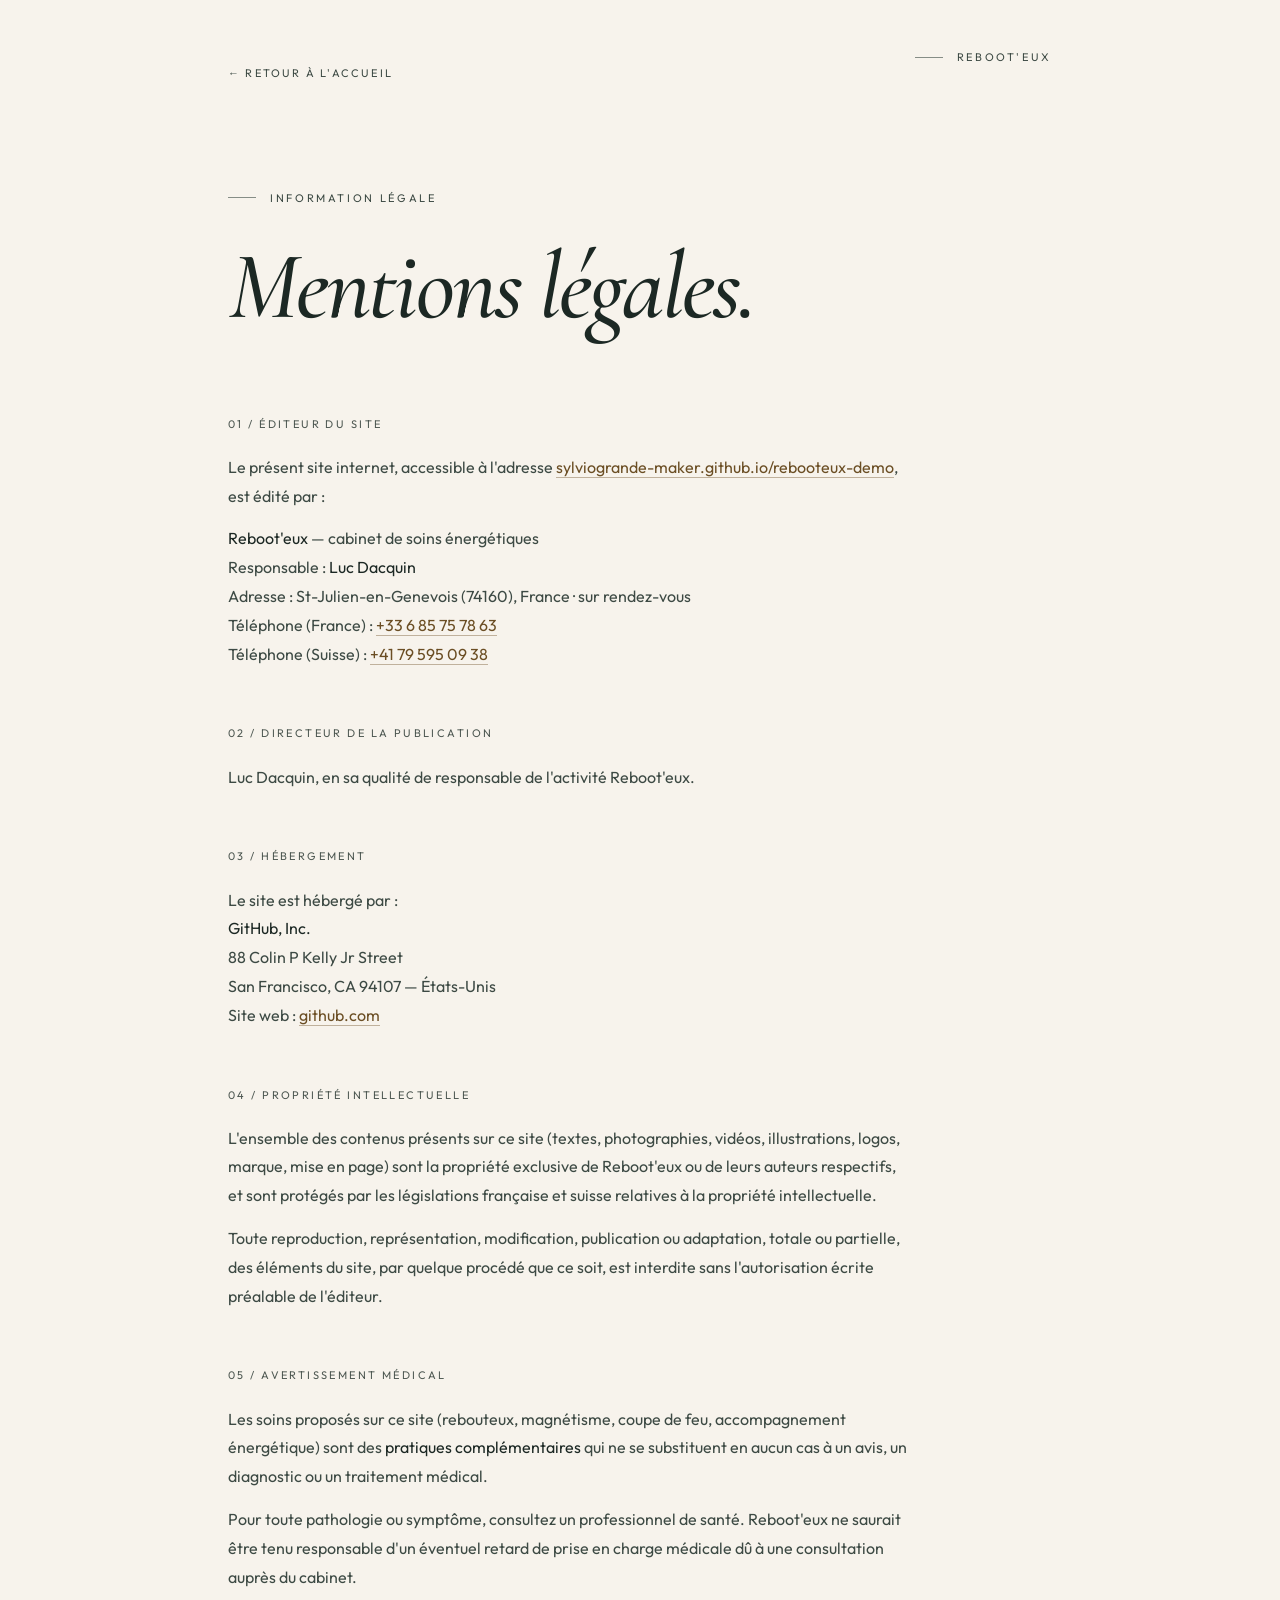
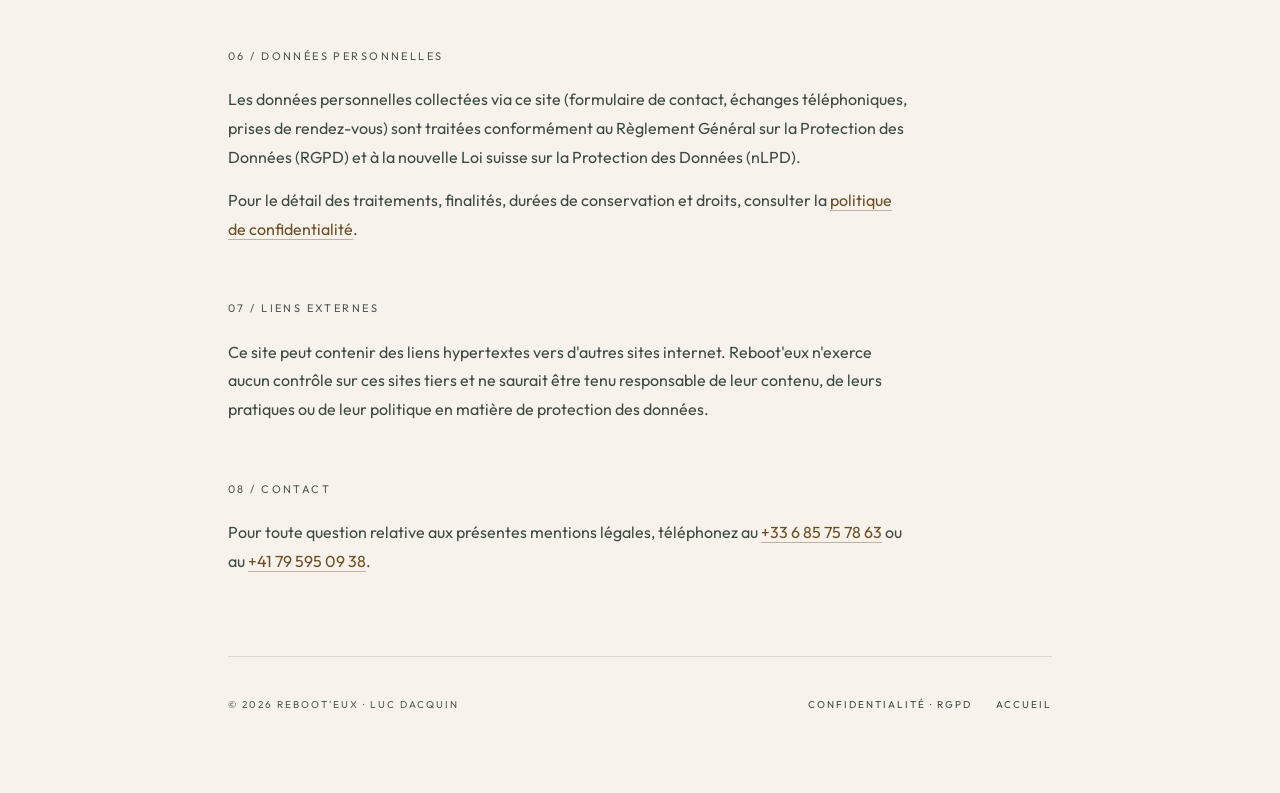
<file: mentions-legales.html>
<!doctype html>
<html lang="fr">
<head>
  <meta charset="utf-8" />
  <meta name="viewport" content="width=device-width, initial-scale=1" />
  <title>Mentions légales · Reboot'eux</title>
  <meta name="description" content="Mentions légales du site Reboot'eux — Luc Dacquin, énergéticien à St-Julien-en-Genevois." />
  <link rel="icon" href="assets/favicon.svg" type="image/svg+xml" />
  <link rel="stylesheet" href="styles.css" />
  <style>
    .legal-page { min-height: 100vh; padding: 48px var(--pad) 80px; max-width: 920px; margin: 0 auto; }
    .legal-header { display: flex; justify-content: space-between; align-items: center; margin-bottom: 80px; }
    .legal-back { color: var(--ink-2); text-decoration: none; font-family: var(--mono); font-size: 11px; letter-spacing: 0.2em; text-transform: uppercase; transition: color .3s, gap .3s var(--ease); display: inline-flex; align-items: center; gap: 10px; }
    .legal-back:hover { color: var(--ink); gap: 14px; }
    .legal-eyebrow { font-family: var(--mono); font-size: 11px; letter-spacing: 0.24em; text-transform: uppercase; color: var(--ink-2); display: inline-flex; align-items: center; gap: 14px; margin-bottom: 32px; }
    .legal-eyebrow::before { content: ''; width: 28px; height: 1px; background: currentColor; opacity: .6; }
    .legal-title { font-family: var(--serif); font-size: clamp(48px, 8vw, 96px); font-weight: 300; line-height: 1; letter-spacing: -0.03em; margin: 0 0 80px; font-style: italic; }
    .legal-section { margin-bottom: 56px; }
    .legal-h { font-family: var(--mono); font-size: 11px; letter-spacing: 0.22em; text-transform: uppercase; color: var(--ink-3); margin-bottom: 20px; }
    .legal-section h2 { font-family: var(--serif); font-size: clamp(22px, 3vw, 32px); font-weight: 300; font-style: italic; letter-spacing: -0.01em; margin: 0 0 20px; line-height: 1.2; }
    .legal-section p, .legal-section li { font-size: 16px; line-height: 1.8; color: var(--ink-2); margin: 0 0 14px; max-width: 680px; }
    .legal-section a { color: var(--feu); text-decoration: none; border-bottom: 1px solid color-mix(in oklab, var(--feu) 40%, transparent); transition: border-color .3s; }
    .legal-section a:hover { border-color: var(--feu); }
    .legal-section ul { padding-left: 24px; margin: 0 0 16px; }
    .legal-section strong { color: var(--ink); font-weight: 400; }
    .todo { background: color-mix(in oklab, var(--feu) 14%, transparent); color: var(--feu); padding: 2px 8px; border-radius: 4px; font-family: var(--mono); font-size: 12px; letter-spacing: 0.04em; border: 1px dashed color-mix(in oklab, var(--feu) 40%, transparent); }
    .legal-foot { margin-top: 80px; padding-top: 40px; border-top: 1px solid var(--hairline); font-family: var(--mono); font-size: 10px; letter-spacing: 0.2em; text-transform: uppercase; color: var(--ink-3); display: flex; justify-content: space-between; flex-wrap: wrap; gap: 20px; }
    .legal-foot a { color: var(--ink-2); text-decoration: none; }
    .legal-foot a:hover { color: var(--ink); }
  </style>
</head>
<body>
  <main class="legal-page">
    <header class="legal-header">
      <a href="index.html" class="legal-back">← Retour à l'accueil</a>
      <span class="legal-eyebrow">Reboot'eux</span>
    </header>

    <span class="legal-eyebrow">Information légale</span>
    <h1 class="legal-title">Mentions légales.</h1>

    <section class="legal-section">
      <div class="legal-h">01 / Éditeur du site</div>
      <p>
        Le présent site internet, accessible à l'adresse
        <a href="https://sylviogrande-maker.github.io/rebooteux-demo/">sylviogrande-maker.github.io/rebooteux-demo</a>,
        est édité par :
      </p>
      <p>
        <strong>Reboot'eux</strong> — cabinet de soins énergétiques<br/>
        Responsable : <strong>Luc Dacquin</strong><br/>
        <!-- TODO statut juridique : réafficher quand Luc l’a confirmé. Ex. auto-entrepreneur, SARL, profession libérale. Ne pas inventer. -->
        <span hidden>Statut juridique : <span class="todo">[à compléter par Luc — ex. auto-entrepreneur, SARL, profession libérale]</span><br/></span>
        <!-- TODO SIRET : réafficher quand le numéro est connu. -->
        <span hidden>Numéro SIRET : <span class="todo">[à compléter]</span><br/></span>
        <!-- TODO code APE : réafficher quand il est confirmé. -->
        <span hidden>Code APE : <span class="todo">[à compléter]</span><br/></span>
        Adresse : St-Julien-en-Genevois (74160), France · sur rendez-vous<br/>
        Téléphone (France) : <a href="tel:+33685757863">+33 6 85 75 78 63</a><br/>
        Téléphone (Suisse) : <a href="tel:+41795950938">+41 79 595 09 38</a>
      </p>
    </section>

    <section class="legal-section">
      <div class="legal-h">02 / Directeur de la publication</div>
      <p>Luc Dacquin, en sa qualité de responsable de l'activité Reboot'eux.</p>
    </section>

    <section class="legal-section">
      <div class="legal-h">03 / Hébergement</div>
      <p>
        Le site est hébergé par :<br/>
        <strong>GitHub, Inc.</strong><br/>
        88 Colin P Kelly Jr Street<br/>
        San Francisco, CA 94107 — États-Unis<br/>
        Site web : <a href="https://github.com" target="_blank" rel="noopener">github.com</a>
      </p>
    </section>

    <section class="legal-section">
      <div class="legal-h">04 / Propriété intellectuelle</div>
      <p>
        L'ensemble des contenus présents sur ce site (textes, photographies, vidéos, illustrations, logos, marque, mise en page) sont la propriété exclusive de Reboot'eux ou de leurs auteurs respectifs, et sont protégés par les législations française et suisse relatives à la propriété intellectuelle.
      </p>
      <p>
        Toute reproduction, représentation, modification, publication ou adaptation, totale ou partielle, des éléments du site, par quelque procédé que ce soit, est interdite sans l'autorisation écrite préalable de l'éditeur.
      </p>
    </section>

    <section class="legal-section">
      <div class="legal-h">05 / Avertissement médical</div>
      <p>
        Les soins proposés sur ce site (rebouteux, magnétisme, coupe de feu, accompagnement énergétique) sont des <strong>pratiques complémentaires</strong> qui ne se substituent en aucun cas à un avis, un diagnostic ou un traitement médical.
      </p>
      <p>
        Pour toute pathologie ou symptôme, consultez un professionnel de santé. Reboot'eux ne saurait être tenu responsable d'un éventuel retard de prise en charge médicale dû à une consultation auprès du cabinet.
      </p>
    </section>

    <section class="legal-section">
      <div class="legal-h">06 / Données personnelles</div>
      <p>
        Les données personnelles collectées via ce site (formulaire de contact, échanges téléphoniques, prises de rendez-vous) sont traitées conformément au Règlement Général sur la Protection des Données (RGPD) et à la nouvelle Loi suisse sur la Protection des Données (nLPD).
      </p>
      <p>
        Pour le détail des traitements, finalités, durées de conservation et droits, consulter la
        <a href="confidentialite.html">politique de confidentialité</a>.
      </p>
    </section>

    <section class="legal-section">
      <div class="legal-h">07 / Liens externes</div>
      <p>
        Ce site peut contenir des liens hypertextes vers d'autres sites internet. Reboot'eux n'exerce aucun contrôle sur ces sites tiers et ne saurait être tenu responsable de leur contenu, de leurs pratiques ou de leur politique en matière de protection des données.
      </p>
    </section>

    <section class="legal-section">
      <div class="legal-h">08 / Contact</div>
      <p>
        Pour toute question relative aux présentes mentions légales, téléphonez au <a href="tel:+33685757863">+33 6 85 75 78 63</a> ou au <a href="tel:+41795950938">+41 79 595 09 38</a>.
        <!-- TODO email : réafficher « écrire à [email] » quand une adresse de cabinet est publiable. -->
      </p>
    </section>

    <footer class="legal-foot">
      <span>© 2026 Reboot'eux · Luc Dacquin</span>
      <div style="display:flex;gap:24px;flex-wrap:wrap;">
        <a href="confidentialite.html">Confidentialité · RGPD</a>
        <a href="index.html">Accueil</a>
      </div>
    </footer>
  </main>
</body>
</html>
</file>
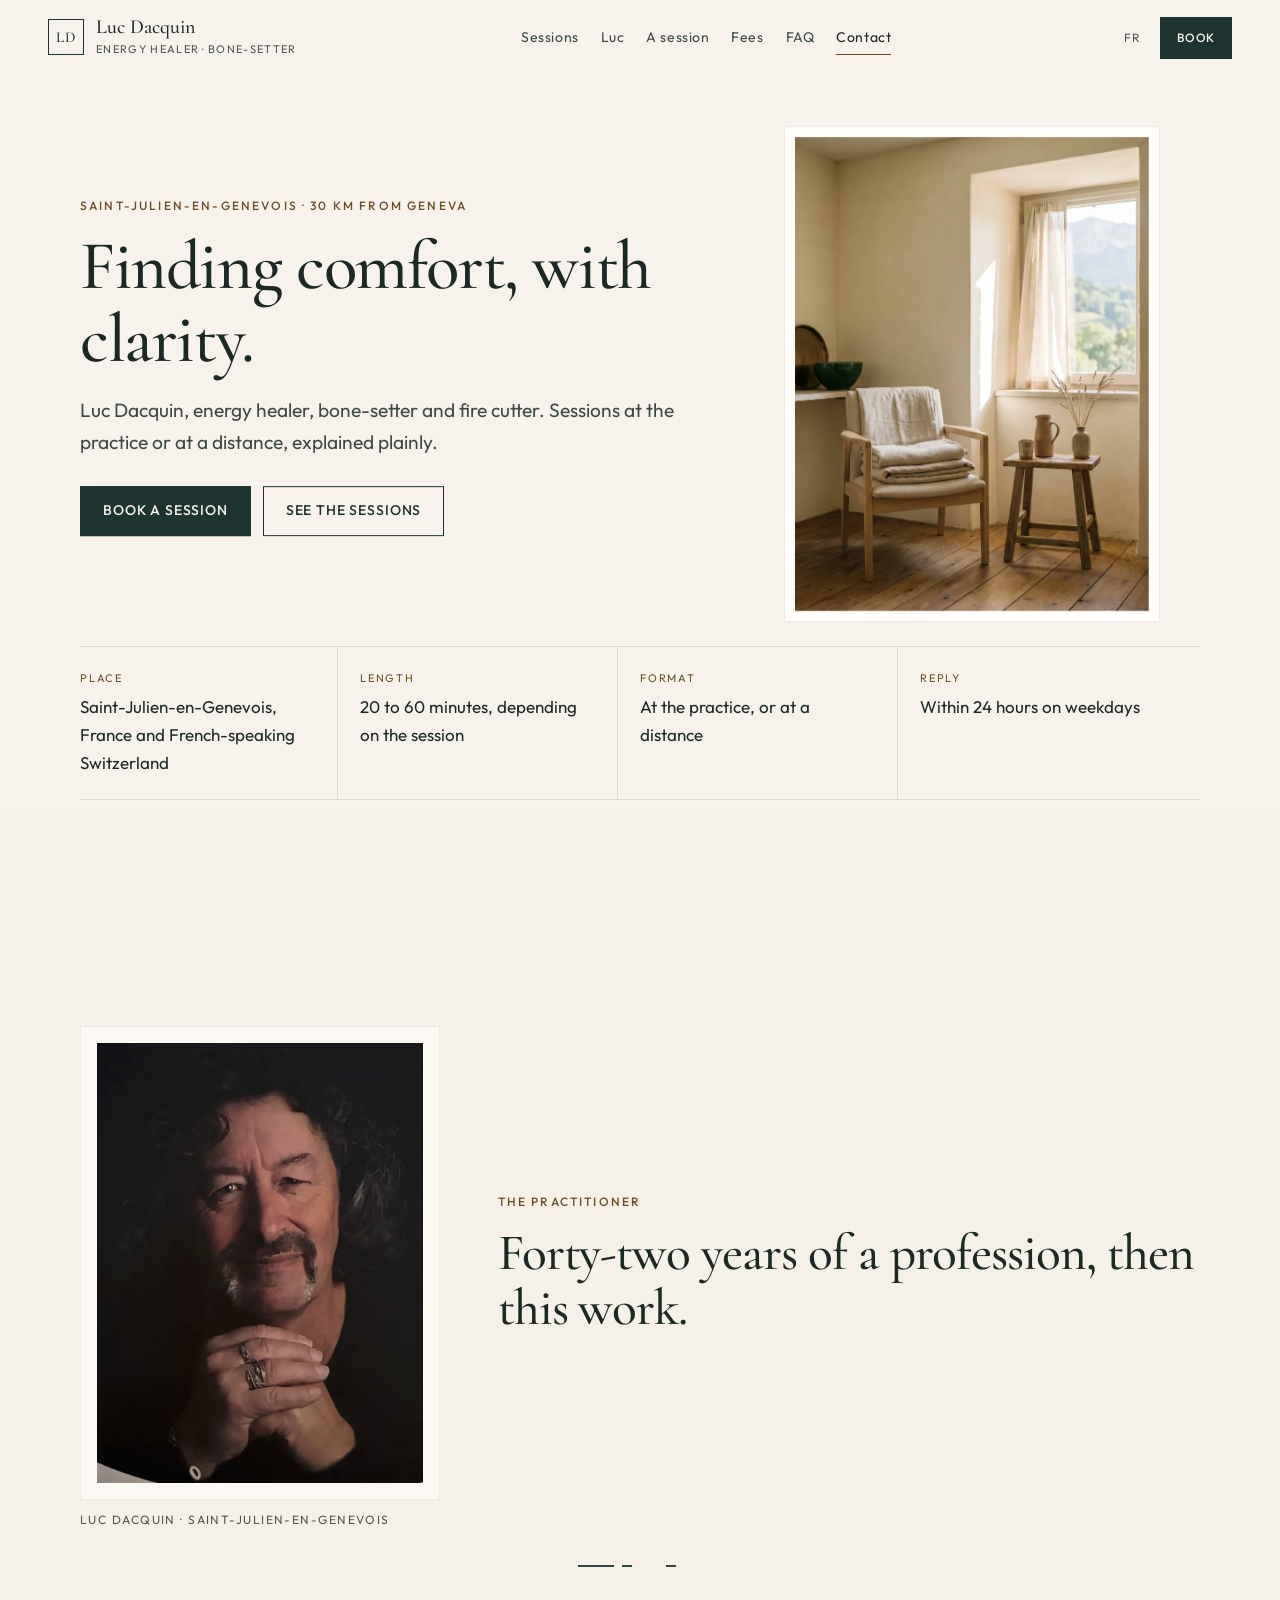
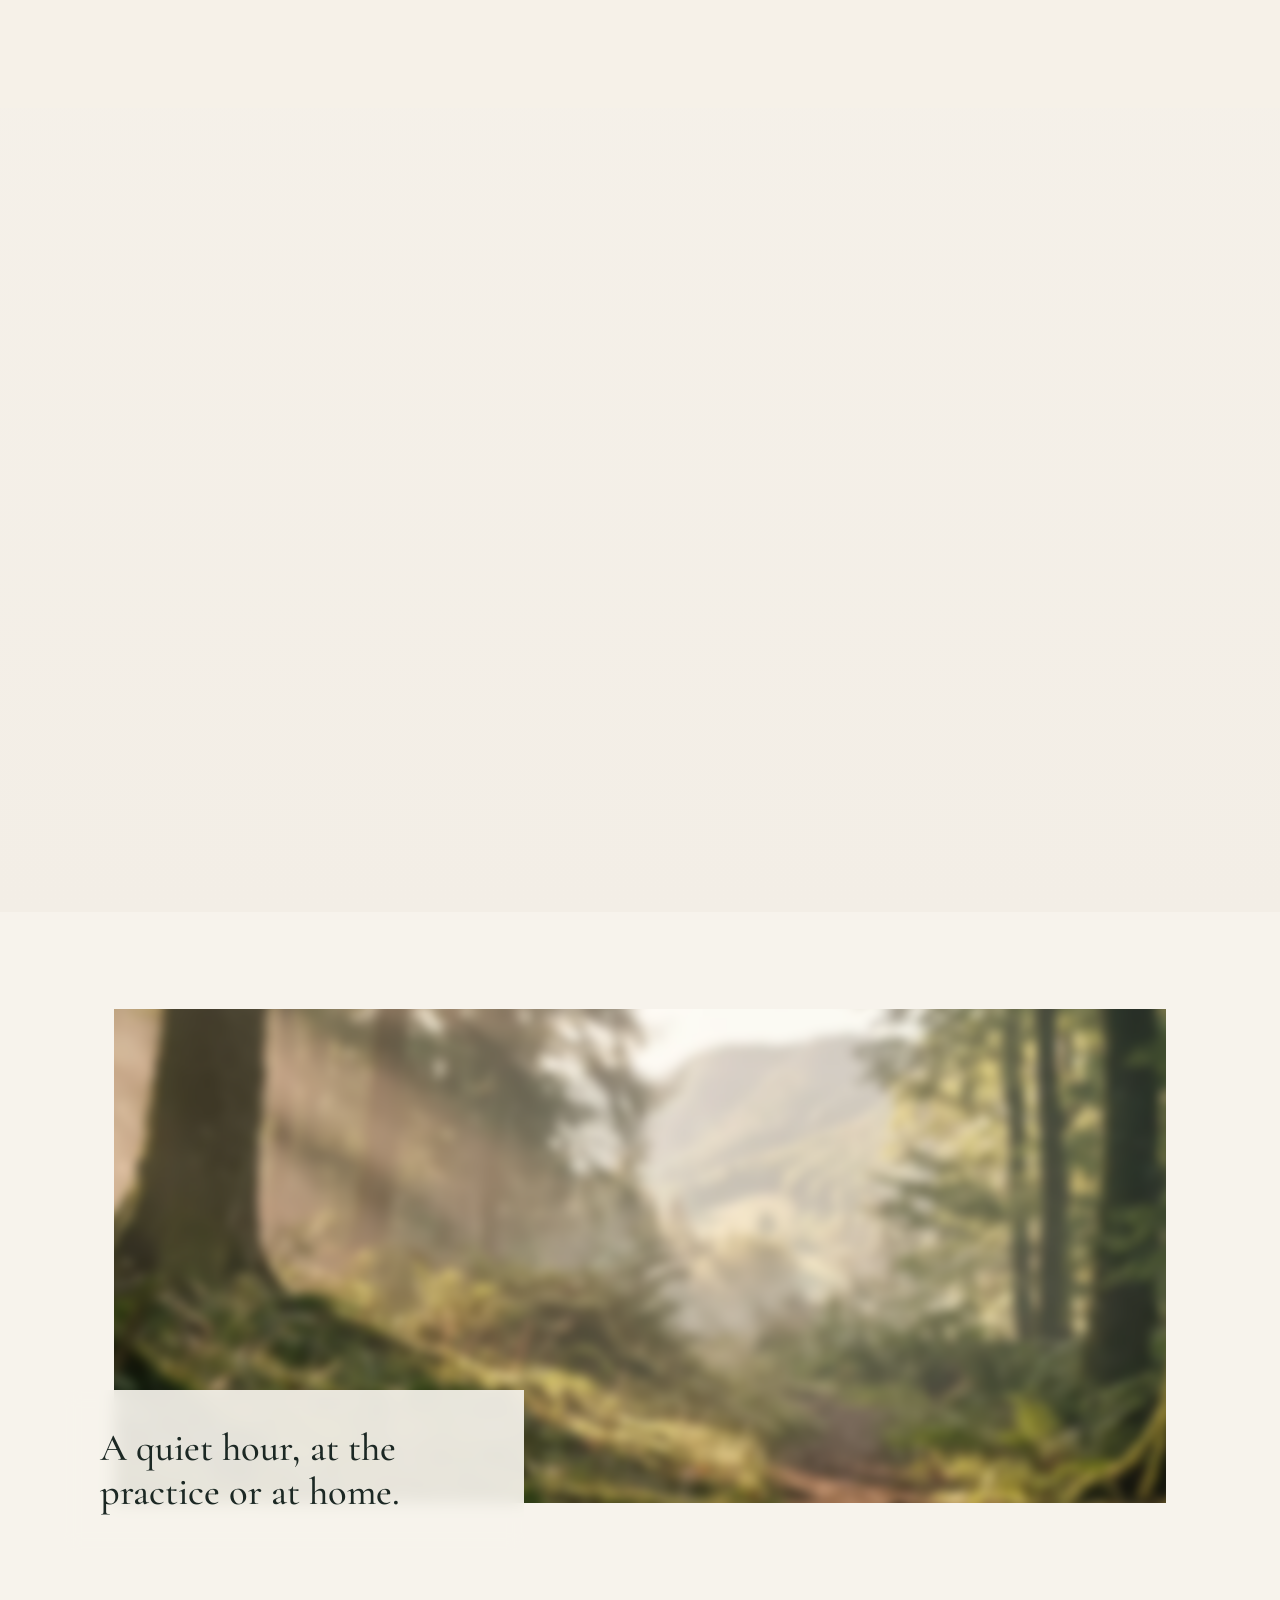
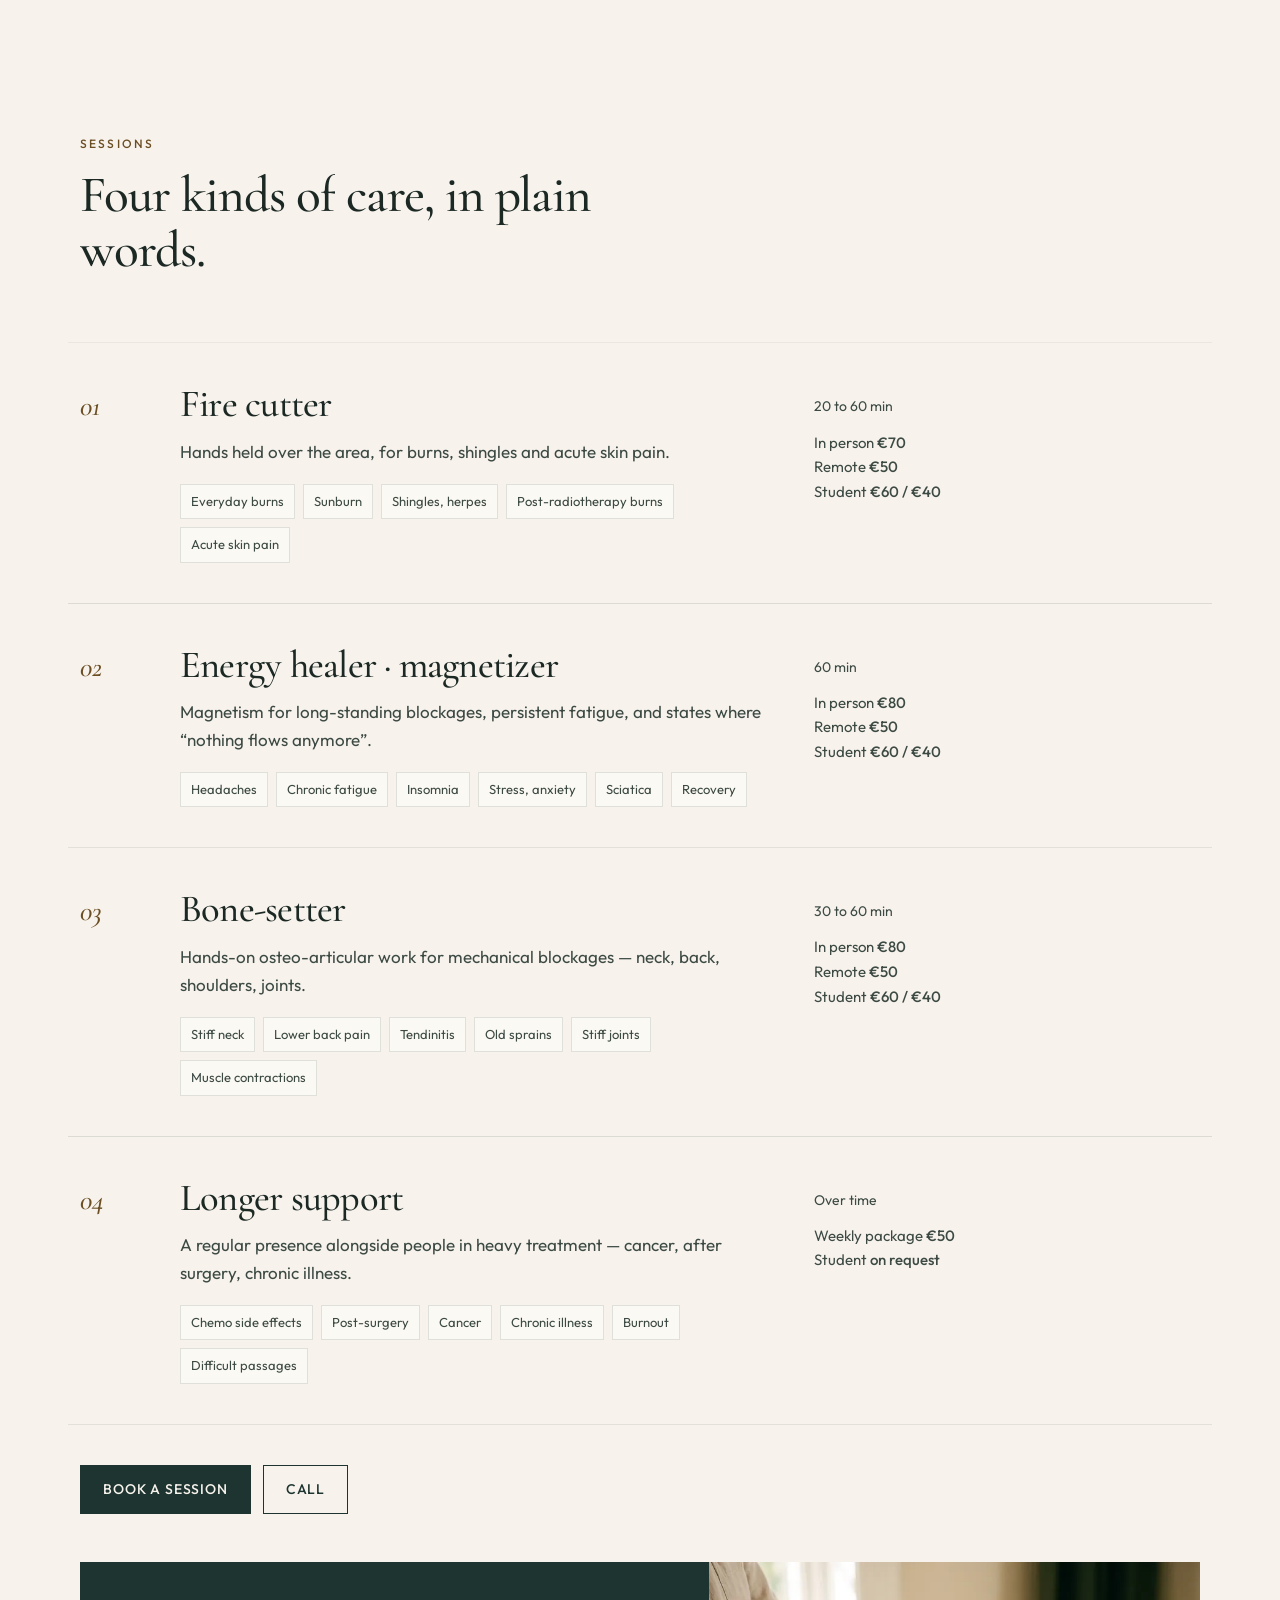
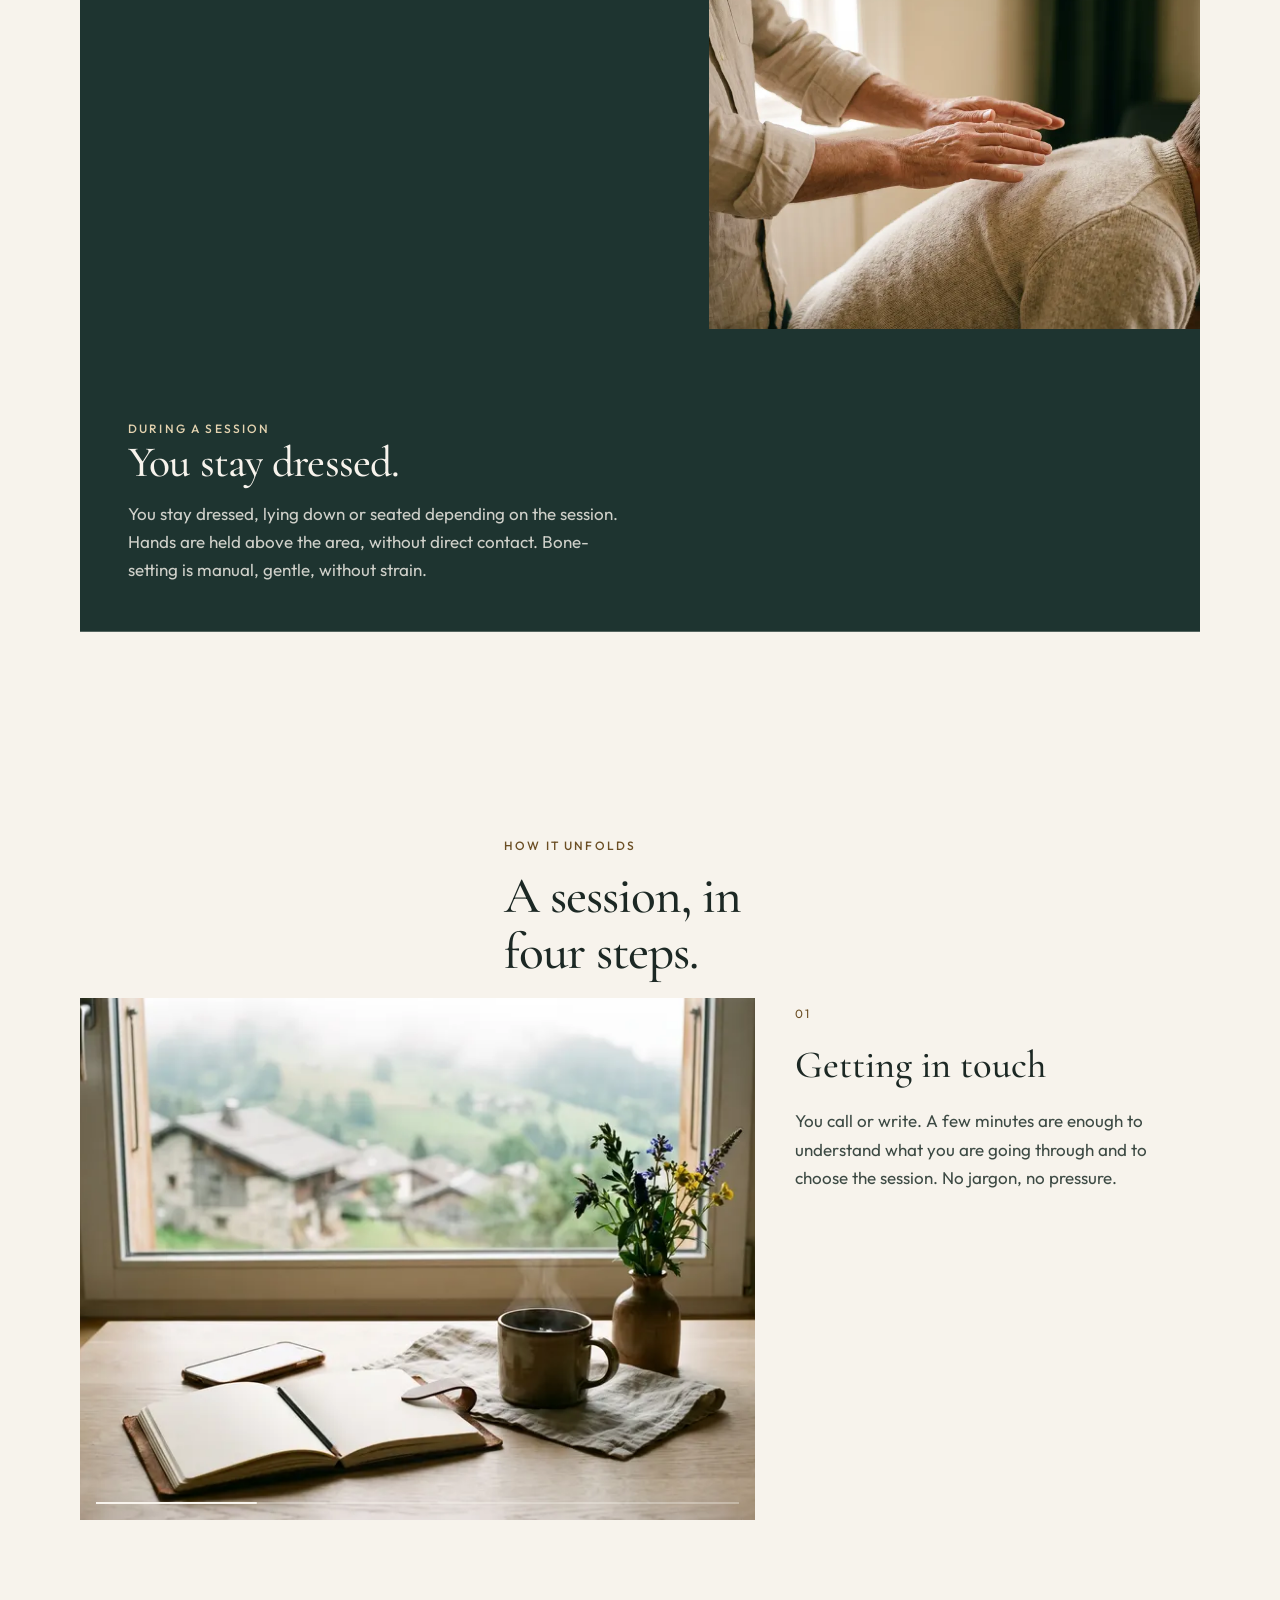
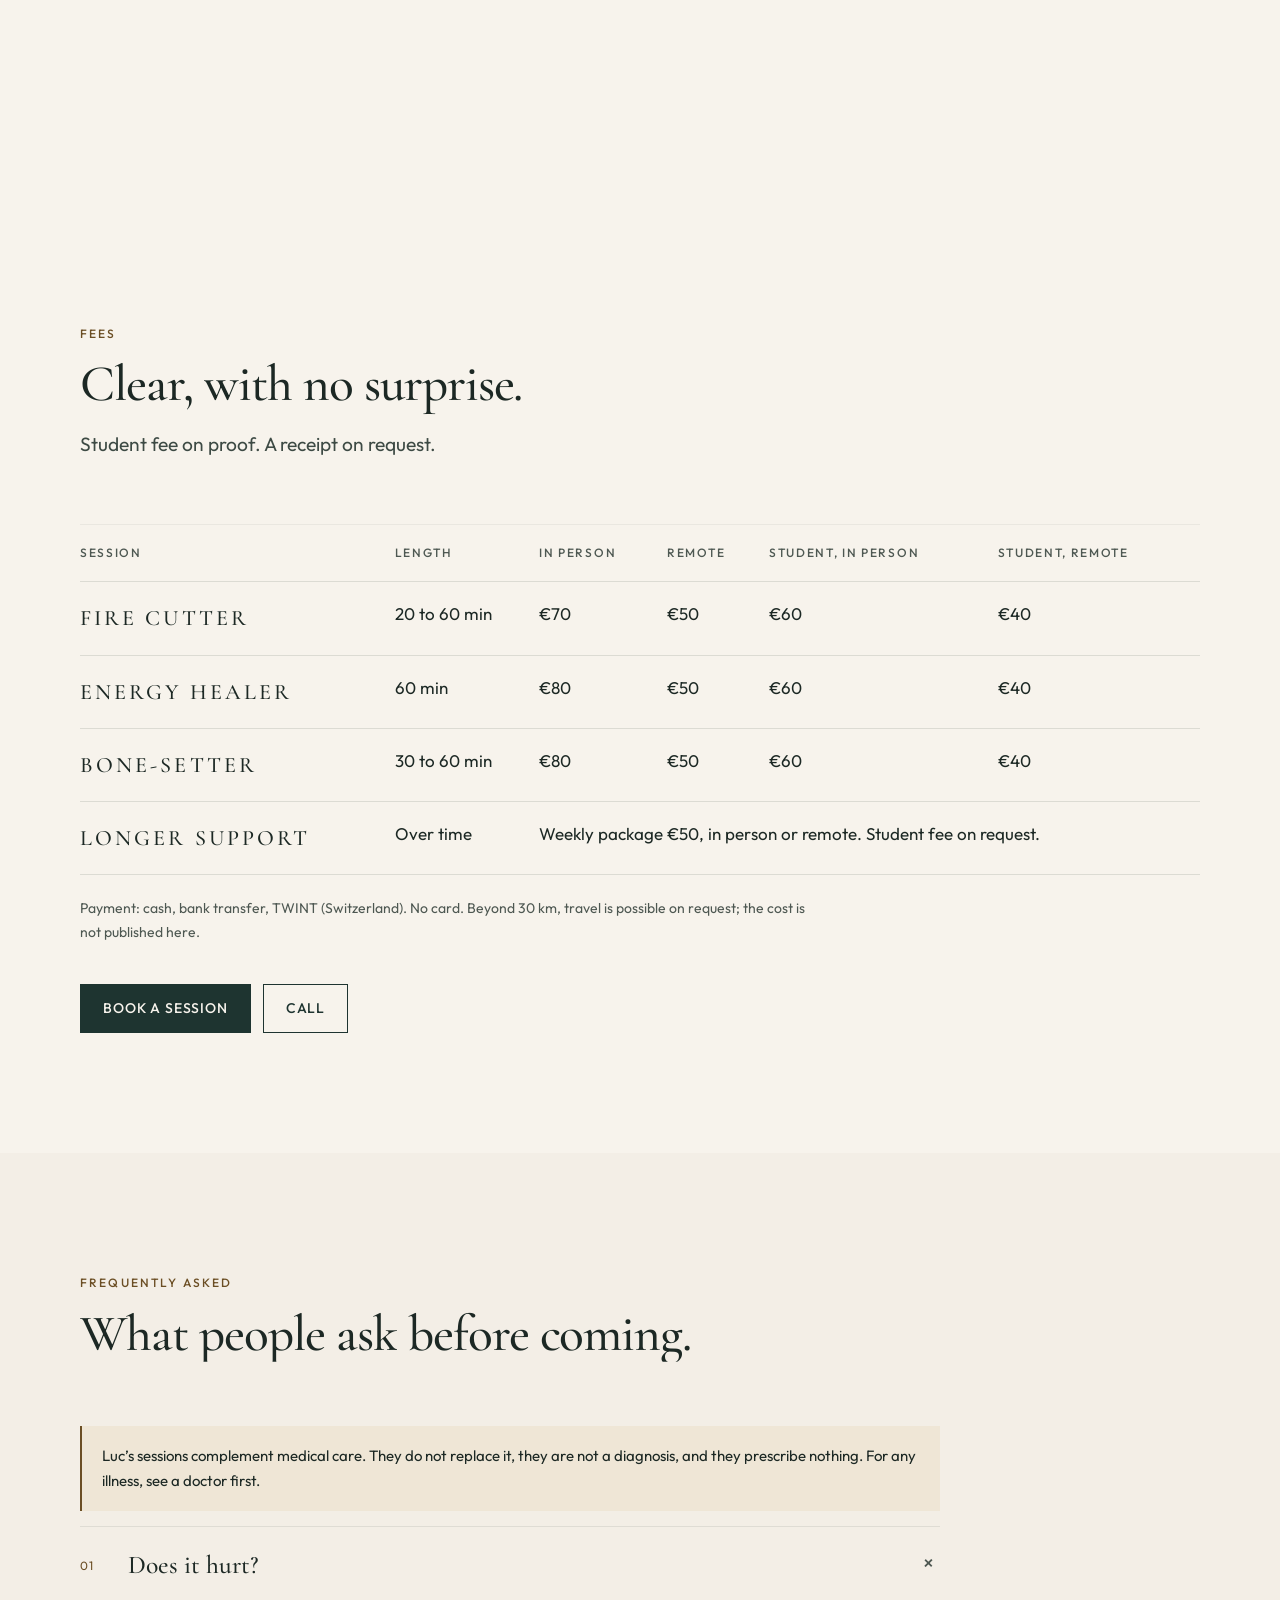
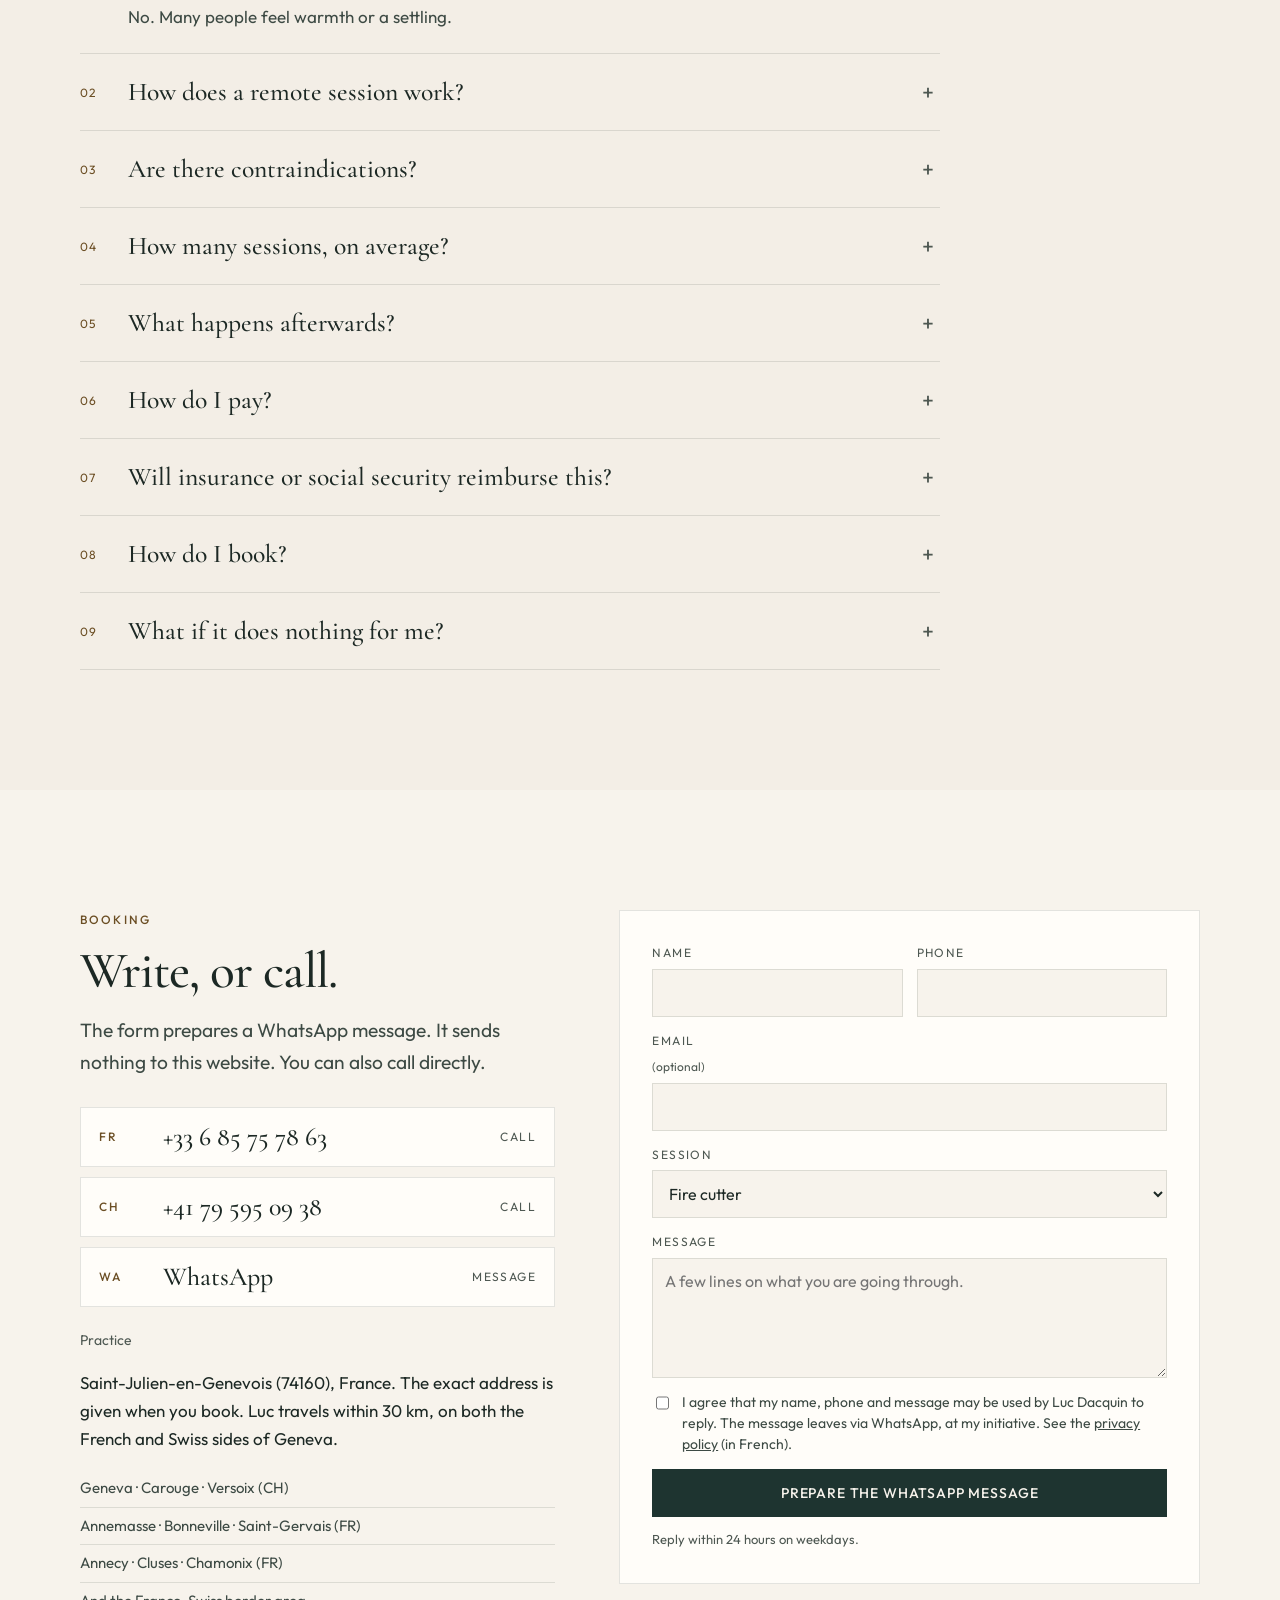
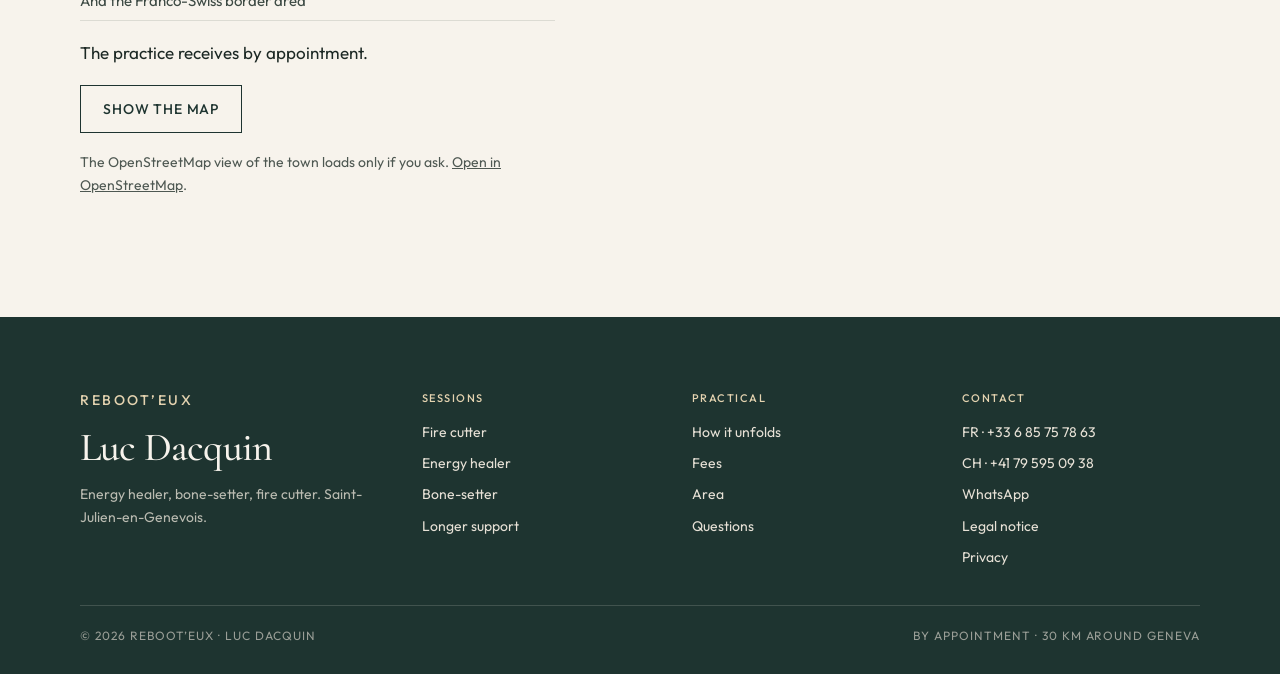
<file: pratique-en.html>
<!doctype html>
<html lang="en">
<head>
  <meta charset="utf-8" />
  <meta name="viewport" content="width=device-width, initial-scale=1" />
  <title>Practical information · Luc Dacquin</title>
  <link rel="canonical" href="https://sylviogrande-maker.github.io/rebooteux-demo/index-en.html#tarifs" />
  <meta http-equiv="refresh" content="0; url=index-en.html#tarifs" />
  <script>
    var map = { "#deroule": "#seance", "#tarifs": "#tarifs", "#zone": "#zone", "#faq": "#faq", "#top": "#tarifs" };
    var hash = location.hash || "#tarifs";
    location.replace("index-en.html" + (map[hash] || "#tarifs"));
  </script>
</head>
<body>
  <p><a href="index-en.html#tarifs">Continue to practical information</a></p>
</body>
</html>
</file>
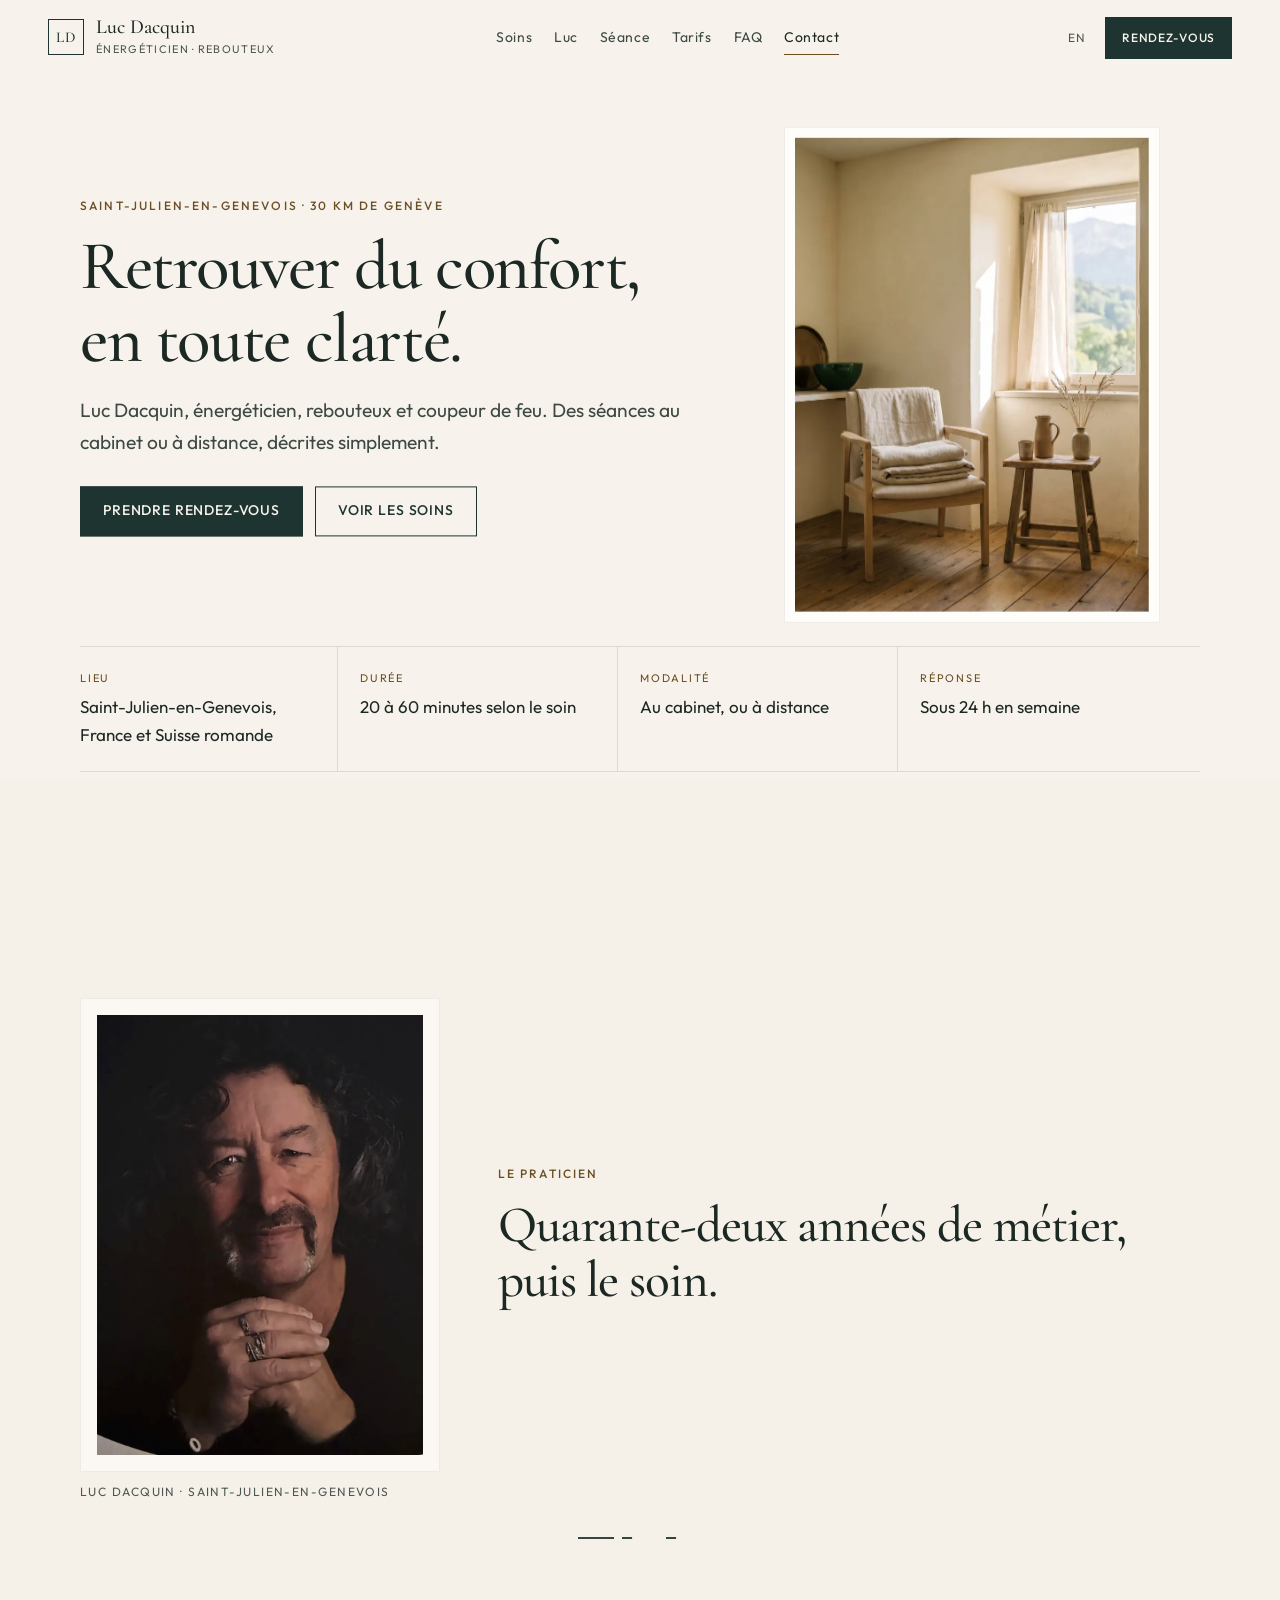
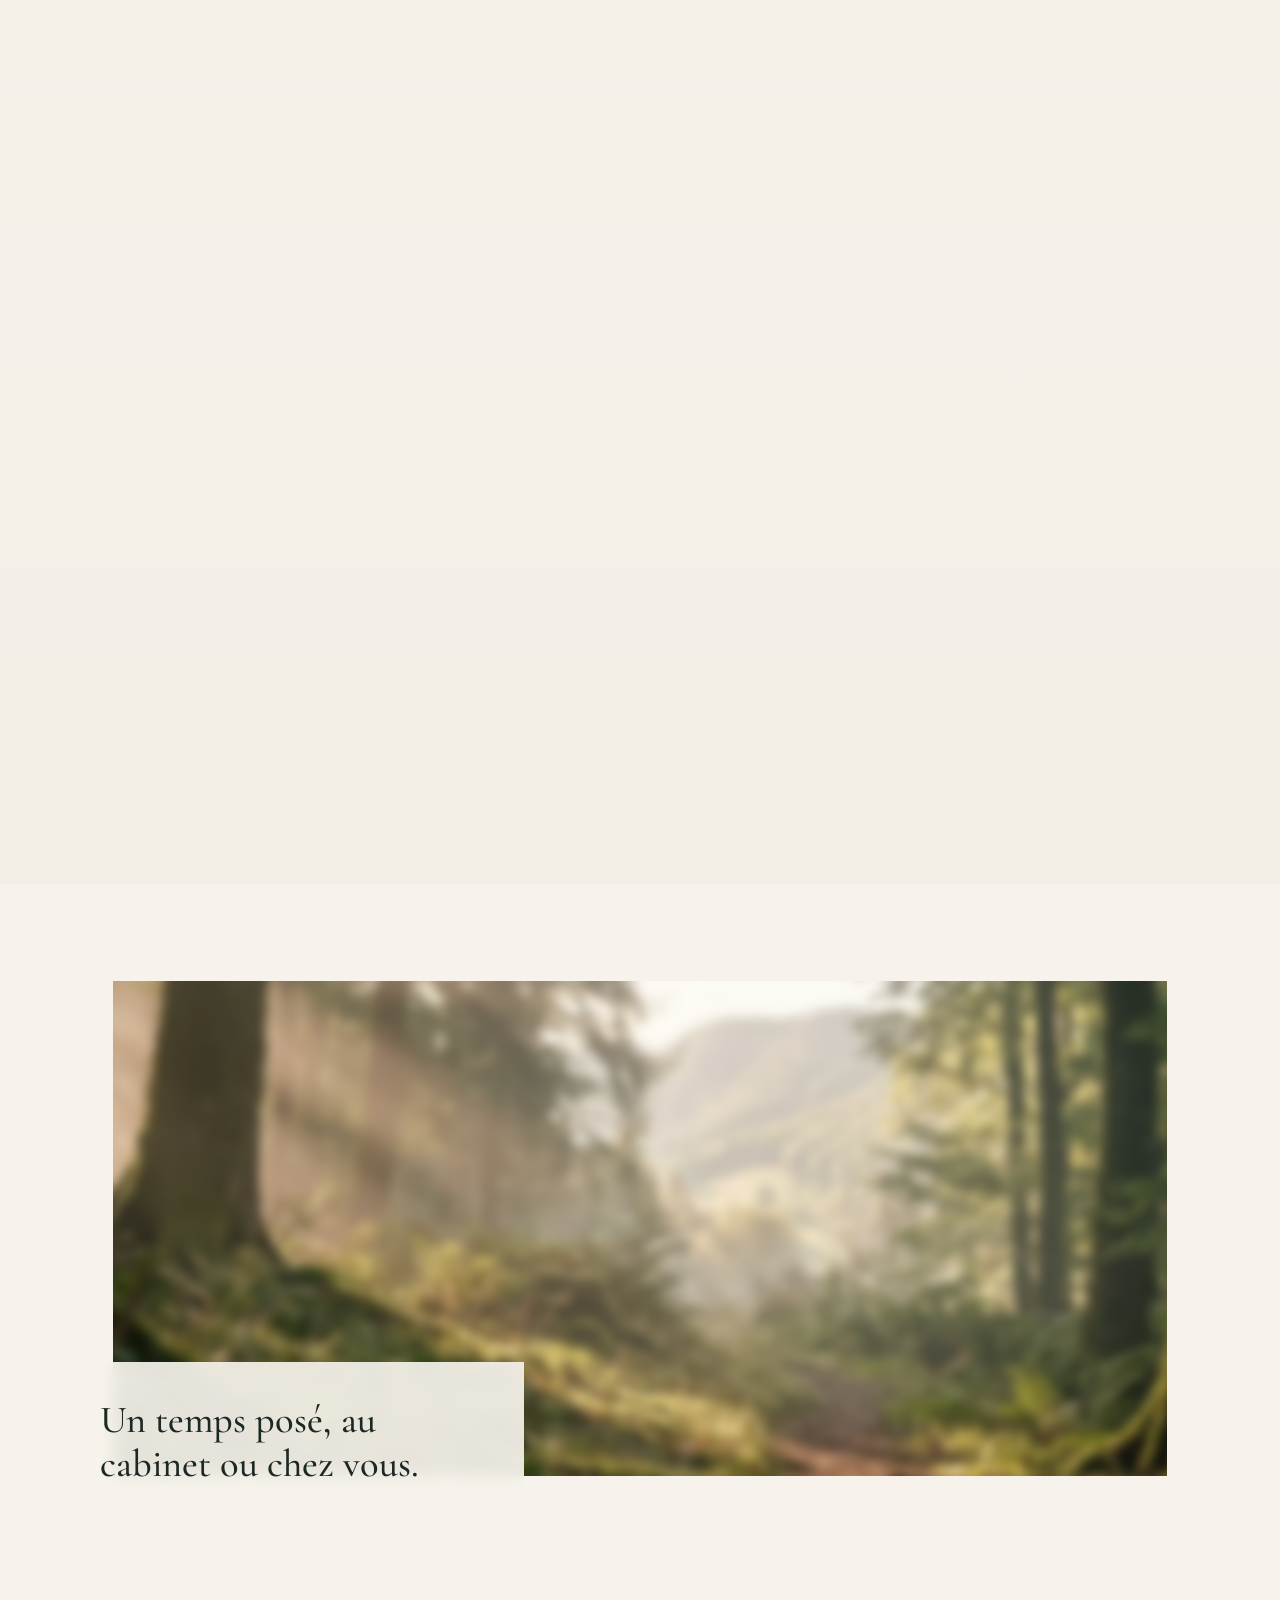
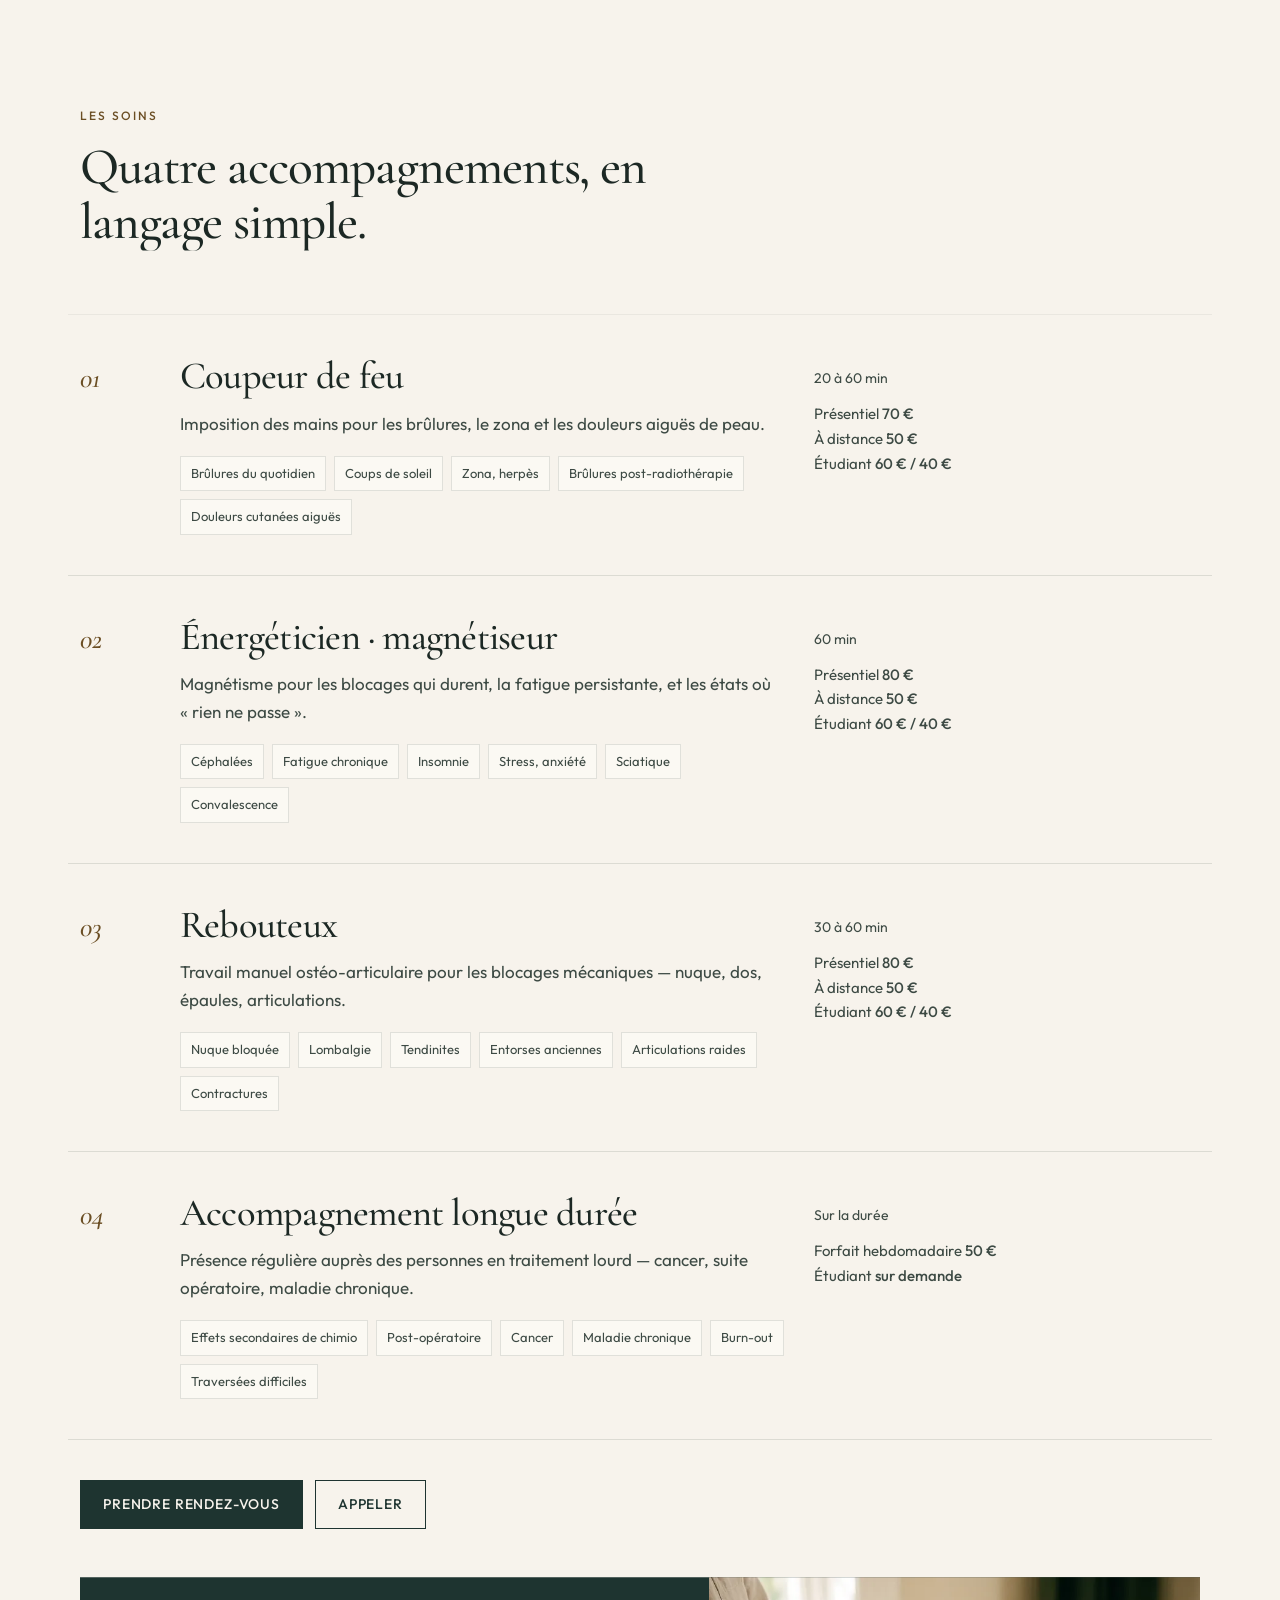
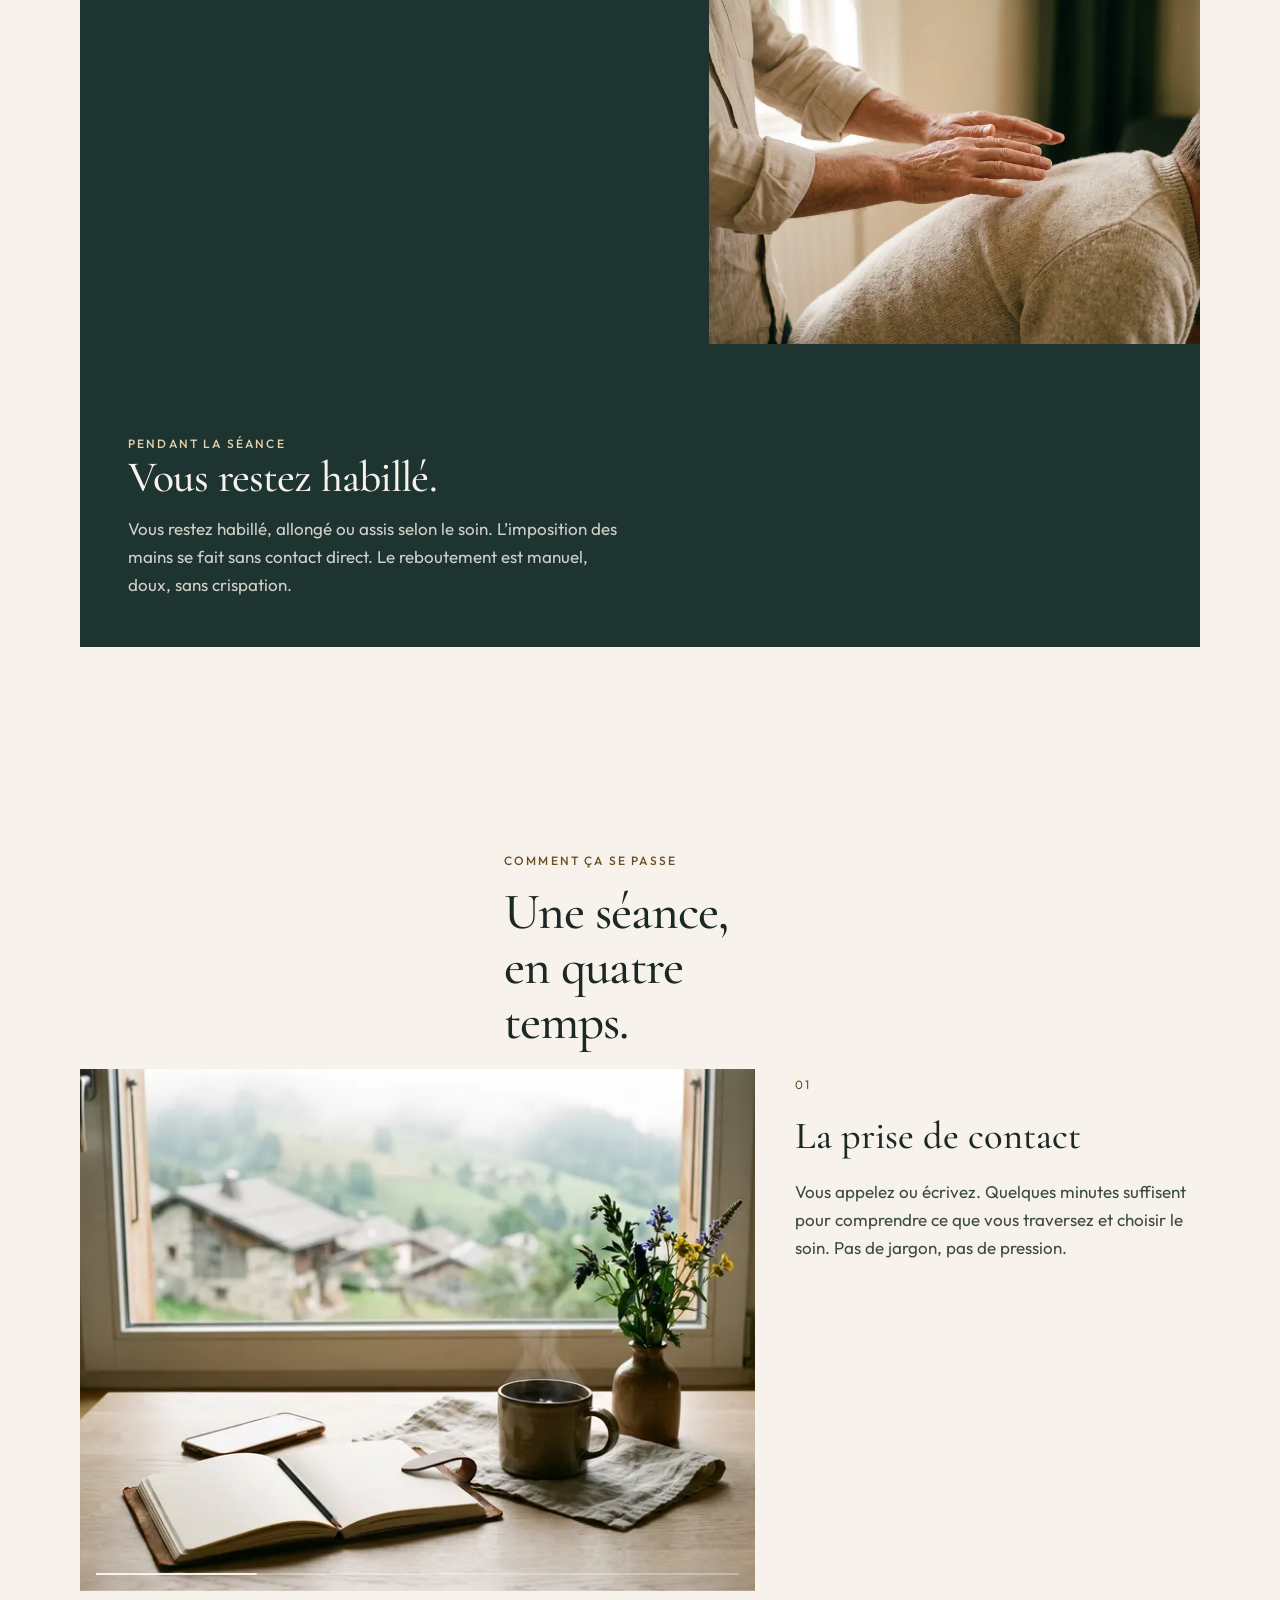
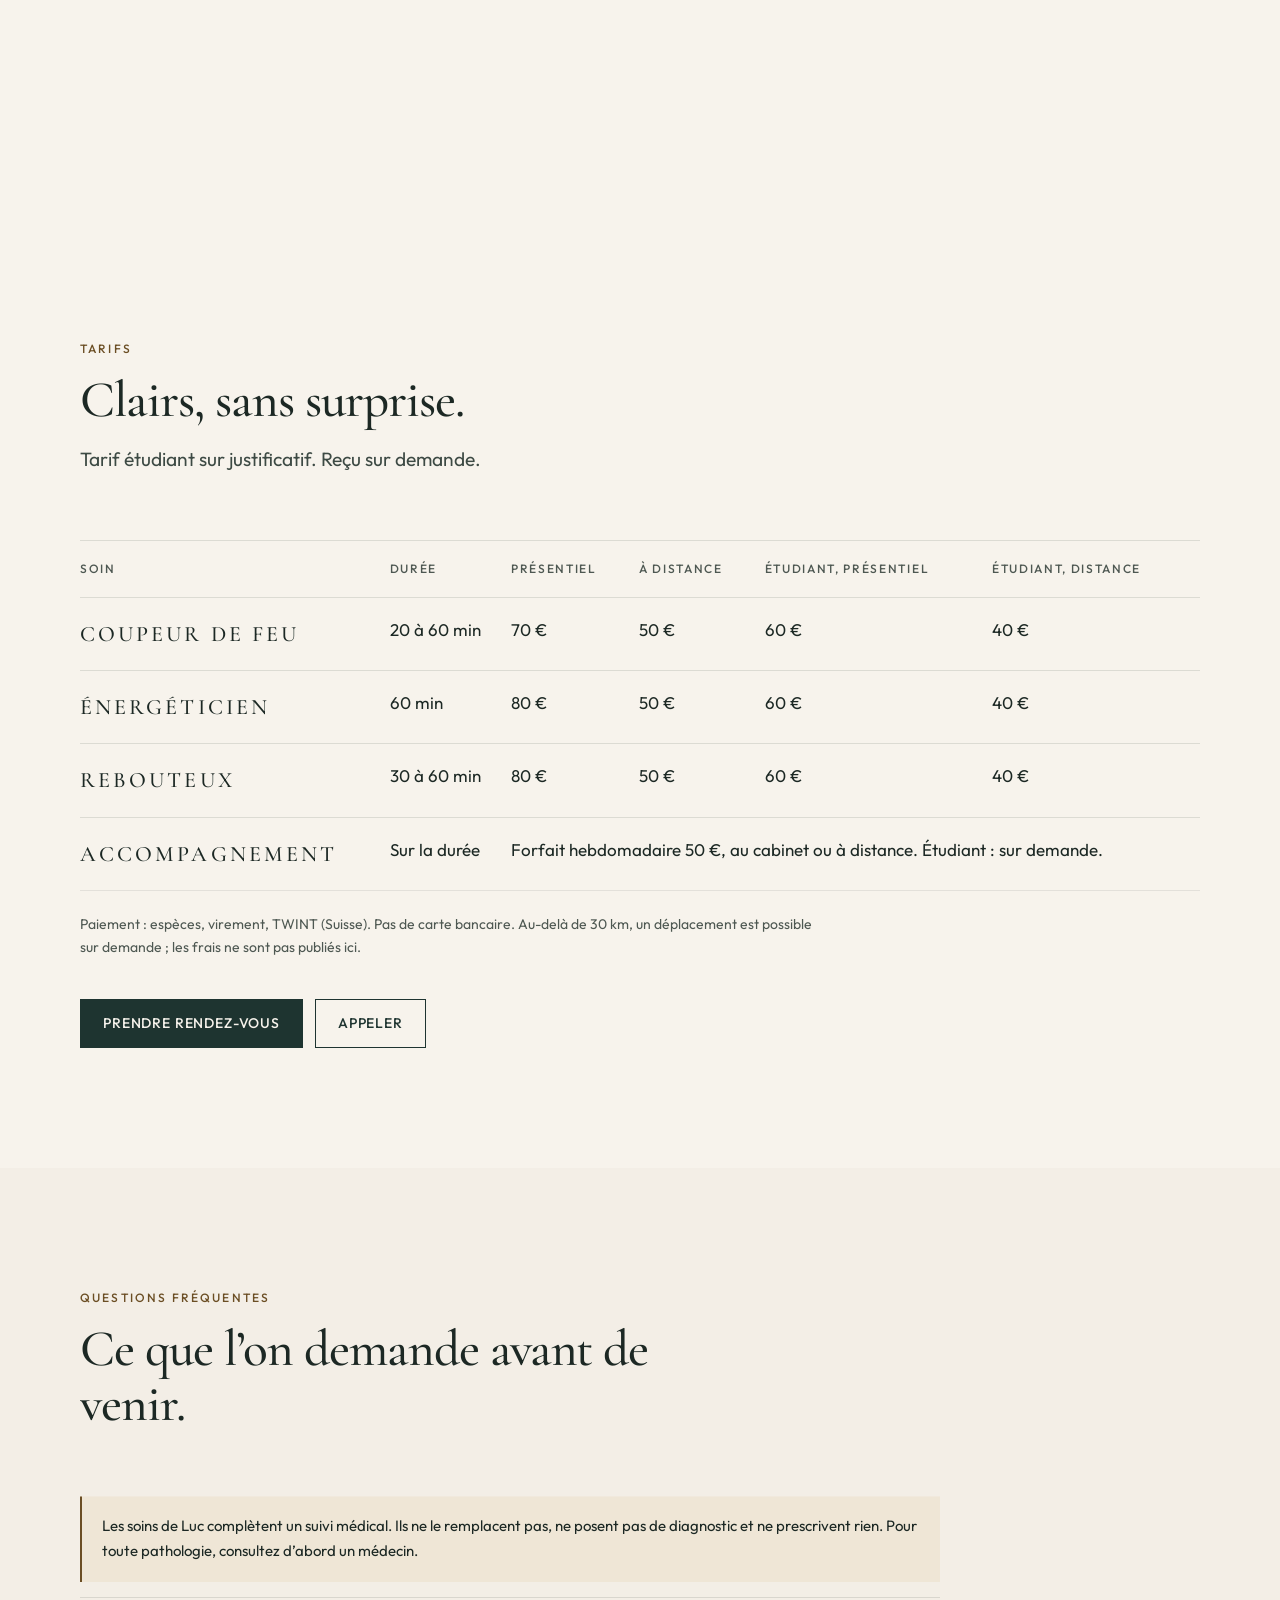
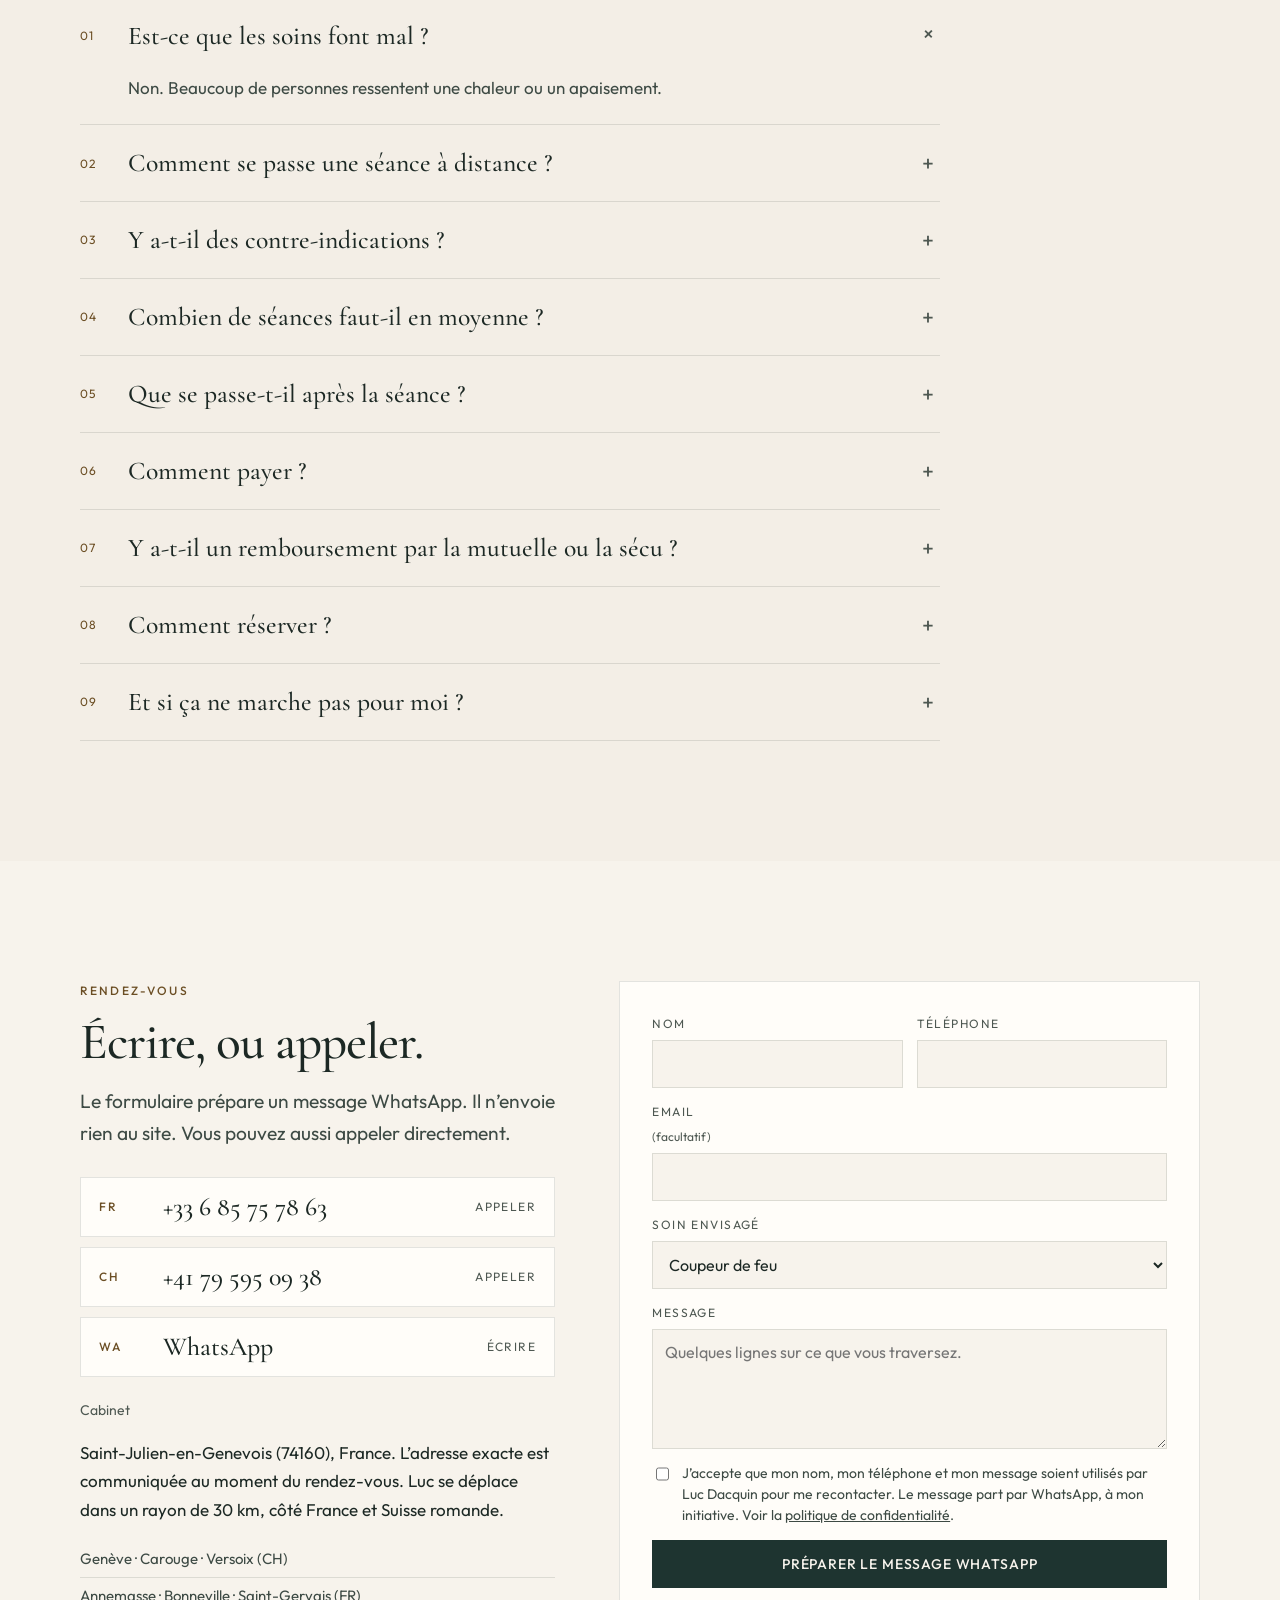
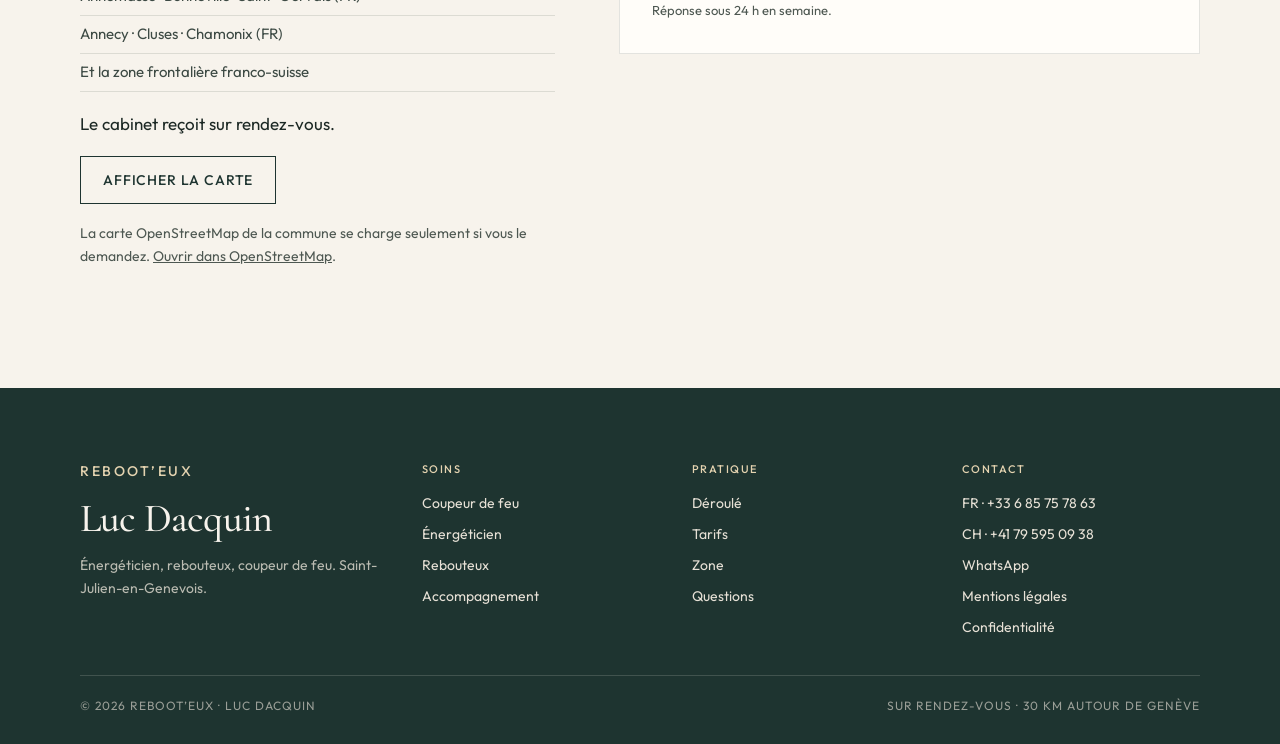
<file: pratique.html>
<!doctype html>
<html lang="fr">
<head>
  <meta charset="utf-8" />
  <meta name="viewport" content="width=device-width, initial-scale=1" />
  <title>Informations pratiques · Luc Dacquin</title>
  <meta name="description" content="Tarifs, déroulé d’une séance, zone et questions fréquentes — Luc Dacquin, Saint-Julien-en-Genevois." />
  <link rel="canonical" href="https://sylviogrande-maker.github.io/rebooteux-demo/#tarifs" />
  <meta http-equiv="refresh" content="0; url=index.html#tarifs" />
  <script>
    var map = { "#deroule": "#seance", "#tarifs": "#tarifs", "#zone": "#zone", "#faq": "#faq", "#top": "#tarifs" };
    var hash = location.hash || "#tarifs";
    location.replace("index.html" + (map[hash] || "#tarifs"));
  </script>
</head>
<body>
  <p><a href="index.html#tarifs">Continuer vers les informations pratiques</a></p>
</body>
</html>
</file>
<file: styles.css>
/* Luc Dacquin — cabinet
   Warm paper, deep forest, a quiet gold line.
   Clinic, not ceremony. */

@font-face {
  font-family: "Outfit";
  font-style: normal;
  font-weight: 300;
  font-display: swap;
  src: url("assets/fonts/outfit-latin-ext-300-normal.woff2") format("woff2");
  unicode-range: U+0100-02BA, U+02BD-02C5, U+02C7-02CC, U+02CE-02D7, U+02DD-02FF, U+0304, U+0308, U+0329, U+1D00-1DBF, U+1E00-1E9F, U+1EF2-1EFF, U+2020, U+20A0-20AB, U+20AD-20C0, U+2113, U+2C60-2C7F, U+A720-A7FF;
}
@font-face {
  font-family: "Outfit";
  font-style: normal;
  font-weight: 300;
  font-display: swap;
  src: url("assets/fonts/outfit-latin-300-normal.woff2") format("woff2");
  unicode-range: U+0000-00FF, U+0131, U+0152-0153, U+02BB-02BC, U+02C6, U+02DA, U+02DC, U+0304, U+0308, U+0329, U+2000-206F, U+20AC, U+2122, U+2191, U+2193, U+2212, U+2215, U+FEFF, U+FFFD;
}
@font-face {
  font-family: "Outfit";
  font-style: normal;
  font-weight: 400;
  font-display: swap;
  src: url("assets/fonts/outfit-latin-ext-400-normal.woff2") format("woff2");
  unicode-range: U+0100-02BA, U+02BD-02C5, U+02C7-02CC, U+02CE-02D7, U+02DD-02FF, U+0304, U+0308, U+0329, U+1D00-1DBF, U+1E00-1E9F, U+1EF2-1EFF, U+2020, U+20A0-20AB, U+20AD-20C0, U+2113, U+2C60-2C7F, U+A720-A7FF;
}
@font-face {
  font-family: "Outfit";
  font-style: normal;
  font-weight: 400;
  font-display: swap;
  src: url("assets/fonts/outfit-latin-400-normal.woff2") format("woff2");
  unicode-range: U+0000-00FF, U+0131, U+0152-0153, U+02BB-02BC, U+02C6, U+02DA, U+02DC, U+0304, U+0308, U+0329, U+2000-206F, U+20AC, U+2122, U+2191, U+2193, U+2212, U+2215, U+FEFF, U+FFFD;
}
@font-face {
  font-family: "Outfit";
  font-style: normal;
  font-weight: 500;
  font-display: swap;
  src: url("assets/fonts/outfit-latin-ext-500-normal.woff2") format("woff2");
  unicode-range: U+0100-02BA, U+02BD-02C5, U+02C7-02CC, U+02CE-02D7, U+02DD-02FF, U+0304, U+0308, U+0329, U+1D00-1DBF, U+1E00-1E9F, U+1EF2-1EFF, U+2020, U+20A0-20AB, U+20AD-20C0, U+2113, U+2C60-2C7F, U+A720-A7FF;
}
@font-face {
  font-family: "Outfit";
  font-style: normal;
  font-weight: 500;
  font-display: swap;
  src: url("assets/fonts/outfit-latin-500-normal.woff2") format("woff2");
  unicode-range: U+0000-00FF, U+0131, U+0152-0153, U+02BB-02BC, U+02C6, U+02DA, U+02DC, U+0304, U+0308, U+0329, U+2000-206F, U+20AC, U+2122, U+2191, U+2193, U+2212, U+2215, U+FEFF, U+FFFD;
}
@font-face {
  font-family: "Cormorant Garamond";
  font-style: normal;
  font-weight: 500;
  font-display: swap;
  src: url("assets/fonts/cormorant-garamond-latin-ext-500-normal.woff2") format("woff2");
  unicode-range: U+0100-02BA, U+02BD-02C5, U+02C7-02CC, U+02CE-02D7, U+02DD-02FF, U+0304, U+0308, U+0329, U+1D00-1DBF, U+1E00-1E9F, U+1EF2-1EFF, U+2020, U+20A0-20AB, U+20AD-20C0, U+2113, U+2C60-2C7F, U+A720-A7FF;
}
@font-face {
  font-family: "Cormorant Garamond";
  font-style: normal;
  font-weight: 500;
  font-display: swap;
  src: url("assets/fonts/cormorant-garamond-latin-500-normal.woff2") format("woff2");
  unicode-range: U+0000-00FF, U+0131, U+0152-0153, U+02BB-02BC, U+02C6, U+02DA, U+02DC, U+0304, U+0308, U+0329, U+2000-206F, U+20AC, U+2122, U+2191, U+2193, U+2212, U+2215, U+FEFF, U+FFFD;
}
@font-face {
  font-family: "Cormorant Garamond";
  font-style: italic;
  font-weight: 500;
  font-display: swap;
  src: url("assets/fonts/cormorant-garamond-latin-ext-500-italic.woff2") format("woff2");
  unicode-range: U+0100-02BA, U+02BD-02C5, U+02C7-02CC, U+02CE-02D7, U+02DD-02FF, U+0304, U+0308, U+0329, U+1D00-1DBF, U+1E00-1E9F, U+1EF2-1EFF, U+2020, U+20A0-20AB, U+20AD-20C0, U+2113, U+2C60-2C7F, U+A720-A7FF;
}
@font-face {
  font-family: "Cormorant Garamond";
  font-style: italic;
  font-weight: 500;
  font-display: swap;
  src: url("assets/fonts/cormorant-garamond-latin-500-italic.woff2") format("woff2");
  unicode-range: U+0000-00FF, U+0131, U+0152-0153, U+02BB-02BC, U+02C6, U+02DA, U+02DC, U+0304, U+0308, U+0329, U+2000-206F, U+20AC, U+2122, U+2191, U+2193, U+2212, U+2215, U+FEFF, U+FFFD;
}
@font-face {
  font-family: "Cormorant Garamond";
  font-style: normal;
  font-weight: 600;
  font-display: swap;
  src: url("assets/fonts/cormorant-garamond-latin-ext-600-normal.woff2") format("woff2");
  unicode-range: U+0100-02BA, U+02BD-02C5, U+02C7-02CC, U+02CE-02D7, U+02DD-02FF, U+0304, U+0308, U+0329, U+1D00-1DBF, U+1E00-1E9F, U+1EF2-1EFF, U+2020, U+20A0-20AB, U+20AD-20C0, U+2113, U+2C60-2C7F, U+A720-A7FF;
}
@font-face {
  font-family: "Cormorant Garamond";
  font-style: normal;
  font-weight: 600;
  font-display: swap;
  src: url("assets/fonts/cormorant-garamond-latin-600-normal.woff2") format("woff2");
  unicode-range: U+0000-00FF, U+0131, U+0152-0153, U+02BB-02BC, U+02C6, U+02DA, U+02DC, U+0304, U+0308, U+0329, U+2000-206F, U+20AC, U+2122, U+2191, U+2193, U+2212, U+2215, U+FEFF, U+FFFD;
}

:root {
  --bg-0: #F4EFE6;
  --bg-1: #E9E1D4;
  --paper: #F7F3EC;
  --ink: #1C2824;
  --ink-2: #3D4A44;
  --ink-3: #4E5852;
  --hairline: rgba(28, 40, 36, 0.14);
  --forest: #1E3430;
  --forest-2: #2A463F;
  --gold: #6B4E24;
  --feu: #6B4E24;
  --line: rgba(28, 40, 36, 0.12);
  --serif: "Cormorant Garamond", "Iowan Old Style", Palatino, Georgia, serif;
  --sans: "Outfit", "Avenir Next", "Segoe UI", sans-serif;
  --mono: "Outfit", "Avenir Next", sans-serif;
  --pad: clamp(20px, 4vw, 48px);
  --header: 76px;
  --dock: 84px;
  --ease: cubic-bezier(.16, 1, .3, 1);
  --col: 1120px;
  --space-sm: 16px;
  --space-md: 24px;
  --space-lg: 40px;
  --space-xl: clamp(72px, 11vw, 120px);
  color-scheme: light;
}

* { box-sizing: border-box; }
html { scroll-padding-top: calc(var(--header) + 12px); }
html, body { margin: 0; padding: 0; }
body {
  background: var(--paper);
  color: var(--ink);
  font-family: var(--sans);
  font-size: 17px;
  font-weight: 400;
  line-height: 1.65;
  -webkit-font-smoothing: antialiased;
  text-rendering: optimizeLegibility;
}
body.nav-open { overflow: hidden; }
img { max-width: 100%; height: auto; display: block; }
picture { display: contents; }
html.lenis, html.lenis body { height: auto; }
.lenis.lenis-smooth { scroll-behavior: auto !important; }
.lenis.lenis-smooth [data-lenis-prevent] { overscroll-behavior: contain; }
.lenis.lenis-stopped { overflow: clip; }
a { color: inherit; }
::selection { background: #E4D3B0; color: var(--ink); }

.skip {
  position: absolute;
  left: 16px;
  top: -48px;
  background: var(--forest);
  color: var(--paper);
  padding: 10px 14px;
  z-index: 100;
  text-decoration: none;
}
.skip:focus { top: 12px; }

:focus-visible {
  outline: 2px solid var(--forest);
  outline-offset: 3px;
}

@media (prefers-reduced-motion: no-preference) {
  @view-transition { navigation: auto; }
  ::view-transition-old(root) { animation: page-out .28s ease both; }
  ::view-transition-new(root) { animation: page-in .42s ease both; }
}
@keyframes page-out { to { opacity: 0; } }
@keyframes page-in { from { opacity: 0; } }

html.js:not(.reduce) [data-reveal] { opacity: 0; }
html.reduce [data-reveal] { opacity: 1 !important; transform: none !important; }

@media (prefers-reduced-motion: reduce) {
  *, *::before, *::after {
    animation-duration: .001ms !important;
    animation-iteration-count: 1 !important;
    transition-duration: .001ms !important;
    scroll-behavior: auto !important;
  }
  html.js [data-reveal] { opacity: 1 !important; }
}

.container {
  width: min(var(--col), calc(100% - var(--pad) * 2));
  margin-inline: auto;
}
.section { padding: var(--space-xl) 0; }
.section-head { max-width: 40rem; margin-bottom: clamp(36px, 5vw, 64px); }
.section-head .lede { margin-top: var(--space-sm); }

.eyebrow {
  margin: 0 0 14px;
  font-size: 12px;
  font-weight: 500;
  letter-spacing: 0.18em;
  text-transform: uppercase;
  color: var(--gold);
}
h1, h2, h3, .serif { font-family: var(--serif); font-weight: 500; letter-spacing: -0.02em; }
h1 {
  margin: 0 0 20px;
  font-size: clamp(40px, 5.4vw, 76px);
  line-height: 1.05;
  font-weight: 500;
}
h2 {
  margin: 0;
  font-size: clamp(32px, 4vw, 54px);
  line-height: 1.08;
}
h3 { margin: 0; font-size: clamp(28px, 3vw, 40px); line-height: 1.1; }
.lede, .prose p { color: var(--ink-2); }
.lede { margin: 0 0 28px; font-size: clamp(18px, 1.5vw, 21px); max-width: 38rem; }
.fine { margin: 18px 0 0; font-size: 14px; color: var(--ink-3); }
.prose p { margin: 0 0 16px; max-width: 40rem; }
.quote {
  margin: 28px 0 0;
  padding-top: 22px;
  border-top: 1px solid var(--line);
  font-family: var(--serif);
  font-style: italic;
  font-size: clamp(22px, 2.4vw, 30px);
  line-height: 1.35;
  color: var(--ink);
}
.quote cite { display: block; margin-top: 10px; font-family: var(--sans); font-style: normal; font-size: 13px; letter-spacing: 0.08em; text-transform: uppercase; color: var(--ink-3); }

.btn {
  display: inline-flex;
  align-items: center;
  justify-content: center;
  gap: 10px;
  min-height: 48px;
  padding: 12px 22px;
  border: 1px solid var(--forest);
  background: var(--forest);
  color: #F7F3EC;
  text-decoration: none;
  font-family: var(--sans);
  font-size: 14px;
  font-weight: 500;
  letter-spacing: 0.06em;
  text-transform: uppercase;
  cursor: pointer;
  transition: background .35s var(--ease), color .35s var(--ease), transform .35s var(--ease);
}
.btn:hover { background: var(--forest-2); transform: translateY(-1px); }
.btn:active { transform: translateY(0); }
.btn-ghost { background: transparent; color: var(--forest); }
.btn-ghost:hover { background: rgba(30, 52, 48, 0.06); color: var(--forest); }
.btn-small { min-height: 42px; padding: 8px 16px; font-size: 12px; }
button.btn { width: auto; }

/* Header */
.site-header {
  position: sticky;
  top: 0;
  z-index: 40;
  display: flex;
  align-items: center;
  justify-content: space-between;
  gap: 20px;
  min-height: var(--header);
  padding: 12px var(--pad);
  background: rgba(247, 243, 236, 0.86);
  backdrop-filter: blur(16px);
  -webkit-backdrop-filter: blur(16px);
  border-bottom: 1px solid transparent;
  transition: border-color .3s, background .3s;
}
.site-header.is-scrolled { border-bottom-color: var(--line); background: rgba(247, 243, 236, 0.94); }
.brand { display: flex; align-items: center; gap: 12px; text-decoration: none; min-width: 0; }
.brand-mark {
  width: 36px; height: 36px; flex: 0 0 auto;
  display: grid; place-items: center;
  border: 1px solid var(--forest);
  color: var(--forest);
  font-family: var(--serif);
  font-size: 15px;
  letter-spacing: 0.04em;
}
.brand-name { display: block; font-family: var(--serif); font-size: 20px; line-height: 1; }
.brand-meta { display: block; margin-top: 3px; font-size: 11px; letter-spacing: 0.12em; text-transform: uppercase; color: var(--ink-3); }
.nav-desk { display: flex; align-items: center; gap: 22px; }
.nav-desk a, .nav-panel a {
  text-decoration: none;
  font-size: 14px;
  letter-spacing: 0.04em;
  color: var(--ink-2);
  position: relative;
}
.nav-desk a::after {
  content: "";
  position: absolute;
  left: 0; right: 0; bottom: -6px;
  height: 1px;
  background: var(--gold);
  transform: scaleX(0);
  transform-origin: left;
  transition: transform .35s var(--ease);
}
.nav-desk a:hover::after, .nav-desk a.is-current::after { transform: scaleX(1); }
.nav-desk a.is-current, .nav-panel a.is-current { color: var(--ink); }
.header-actions { display: flex; align-items: center; gap: 10px; }
.lang {
  text-decoration: none;
  font-size: 12px;
  letter-spacing: 0.14em;
  text-transform: uppercase;
  color: var(--ink-3);
  padding: 8px;
}
.lang:hover { color: var(--ink); }
.nav-toggle {
  display: none;
  border: 1px solid var(--line);
  background: transparent;
  min-height: 42px;
  padding: 0 14px;
  font-family: var(--sans);
  font-size: 12px;
  letter-spacing: 0.14em;
  text-transform: uppercase;
  cursor: pointer;
  color: var(--ink);
}
.nav-panel {
  position: fixed;
  inset: var(--header) 0 0 0;
  background: var(--paper);
  z-index: 39;
  padding: 28px var(--pad) 48px;
  overflow: auto;
}
.nav-panel a {
  display: block;
  padding: 16px 0;
  border-bottom: 1px solid var(--line);
  font-family: var(--serif);
  font-size: 36px;
  color: var(--ink);
}
.nav-panel a::after { display: none; }

/* Hero */
.hero { padding: 8px 0 8px; }
.hero-grid {
  display: grid;
  grid-template-columns: minmax(0, 1.08fr) minmax(260px, 0.82fr);
  gap: clamp(28px, 5vw, 72px);
  align-items: center;
  min-height: 0;
  padding: 12px 0 20px;
}
.hero-figure .frame img {
  width: 100%;
  height: auto;
  aspect-ratio: 1792 / 2400;
  object-fit: cover;
  object-position: center center;
}
.hero-actions { display: flex; flex-wrap: wrap; gap: 12px; }
.frame {
  background: #fffdf9;
  padding: 10px;
  border: 1px solid rgba(28, 40, 36, 0.08);
}
.frame img { width: 100%; height: auto; object-fit: cover; }
.hero-figure figcaption, .caption {
  margin-top: 10px;
  font-size: 12px;
  letter-spacing: 0.12em;
  text-transform: uppercase;
  color: var(--ink-3);
}
.facts {
  display: grid;
  grid-template-columns: repeat(4, 1fr);
  gap: 0;
  margin: 0;
  padding: 0;
  list-style: none;
  border-top: 1px solid var(--line);
  border-bottom: 1px solid var(--line);
}
.facts li {
  padding: 22px 22px 22px 0;
  margin-right: 22px;
  border-right: 1px solid var(--line);
}
.facts li:last-child { border-right: 0; margin-right: 0; }
.facts span {
  display: block;
  margin-bottom: 6px;
  font-size: 11px;
  letter-spacing: 0.16em;
  text-transform: uppercase;
  color: var(--gold);
}

/* About */
.about-grid {
  display: grid;
  grid-template-columns: minmax(240px, 0.78fr) minmax(0, 1.15fr);
  gap: clamp(32px, 6vw, 88px);
  align-items: center;
}
.portrait-wrap {
  width: min(100%, 420px);
  margin-inline: auto;
}
.portrait-wrap .frame {
  background: #FBF8F3;
  padding: 16px;
  border: 1px solid rgba(28, 40, 36, 0.06);
}
.portrait-wrap .frame,
.portrait-wrap .hero-mask {
  overflow: visible;
}
.portrait-wrap .frame img {
  width: 100%;
  height: auto;
  max-height: none;
  aspect-ratio: 1200 / 1622;
  object-fit: contain;
  object-position: center center;
  background: #F4EFE6;
  filter: brightness(1.14) contrast(0.96);
}
.about { background: linear-gradient(180deg, #F7F3EC 0%, #F3EEE6 100%); }

/* Band */
.band { position: relative; min-height: 78vh; display: grid; place-items: end start; overflow: hidden; }
.band-media { position: absolute; inset: 0; }
.band-media img {
  width: 100%;
  height: 118%;
  object-fit: cover;
  object-position: center 40%;
}
.band-card {
  position: relative;
  z-index: 1;
  margin: clamp(24px, 5vw, 64px);
  max-width: 460px;
  padding: clamp(24px, 3vw, 36px);
  background: rgba(247, 243, 236, 0.92);
  backdrop-filter: blur(8px);
}
.band-card p {
  margin: 0;
  font-family: var(--serif);
  font-size: clamp(28px, 3vw, 40px);
  line-height: 1.15;
}

/* Services */
.services { background: #F7F3EC; }
.care-list { display: flex; flex-direction: column; }
.care {
  display: grid;
  grid-template-columns: 72px minmax(0, 1.1fr) minmax(220px, 0.7fr);
  gap: 28px;
  padding: 40px 12px;
  margin-inline: -12px;
  border-top: 1px solid var(--line);
  transition: background .4s var(--ease);
}
.care:hover { background: rgba(255, 253, 249, 0.72); }
.care:last-child { border-bottom: 1px solid var(--line); }
.care-n {
  font-family: var(--serif);
  font-style: italic;
  font-size: 28px;
  color: var(--gold);
}
.care p { margin: 12px 0 0; color: var(--ink-2); max-width: 46rem; }
.care-side h3 { margin-bottom: 8px; }
.meta { margin: 0; font-size: 14px; color: var(--ink-3); }
.chips { display: flex; flex-wrap: wrap; gap: 8px; margin: 18px 0 0; padding: 0; list-style: none; }
.chips li {
  border: 1px solid var(--line);
  padding: 6px 10px;
  font-size: 13px;
  color: var(--ink-2);
  background: rgba(255, 253, 249, 0.6);
}
.price-mini { margin: 16px 0 0; font-size: 15px; }
.price-mini strong { font-weight: 500; }

.split-note {
  display: grid;
  grid-template-columns: 1.1fr 0.9fr;
  gap: 28px;
  align-items: center;
  margin-top: 48px;
  background: var(--forest);
  color: #F4EFE6;
}
.split-note img { width: 100%; height: auto; aspect-ratio: 2400 / 1792; object-fit: cover; object-position: center; }
.split-note div { padding: clamp(24px, 4vw, 48px); }
.split-note h2 { color: #F7F3EC; font-size: clamp(32px, 3.4vw, 48px); }
.split-note p { color: rgba(247, 243, 236, 0.82); margin: 14px 0 0; }
.split-note .eyebrow { color: #E4D3B0; }

/* Steps */
.steps {
  display: grid;
  grid-template-columns: repeat(4, 1fr);
  gap: 28px;
  margin: 0;
  padding: 0;
  list-style: none;
}
.steps li { padding-top: 18px; border-top: 1px solid var(--line); }
.steps strong { display: block; font-family: var(--serif); font-size: 28px; font-weight: 500; margin: 8px 0 10px; }
.steps p { margin: 0; color: var(--ink-2); font-size: 15px; }
.step-n { font-size: 12px; letter-spacing: 0.16em; text-transform: uppercase; color: var(--gold); }
.cta-row {
  display: flex;
  flex-wrap: wrap;
  gap: 12px;
  align-items: center;
  margin-top: var(--space-lg);
}

/* Prices */
.table-wrap { overflow-x: auto; border-top: 1px solid var(--line); }
.prices { width: 100%; border-collapse: collapse; min-width: 720px; }
.prices th, .prices td {
  text-align: left;
  padding: 18px 16px 18px 0;
  border-bottom: 1px solid var(--line);
  vertical-align: top;
  font-weight: 400;
}
.prices th {
  font-size: 12px;
  letter-spacing: 0.14em;
  text-transform: uppercase;
  color: var(--ink-3);
  font-weight: 500;
}
.prices th[scope="row"] { font-family: var(--serif); font-size: 22px; font-weight: 500; color: var(--ink); }
.note {
  margin-top: 22px;
  font-size: 14px;
  color: var(--ink-3);
  max-width: 46rem;
}

/* Placeholder */
.placeholder {
  border: 1px dashed rgba(30, 52, 48, 0.35);
  background: rgba(255, 253, 249, 0.55);
  padding: 28px;
  max-width: 640px;
}
.placeholder-kicker {
  margin: 0 0 8px;
  font-size: 12px;
  letter-spacing: 0.16em;
  text-transform: uppercase;
  color: var(--gold);
}
.placeholder p:last-child { margin: 0; color: var(--ink-2); }

/* FAQ */
.faq-list { border-top: 1px solid var(--line); max-width: 860px; }
.faq-item { border-bottom: 1px solid var(--line); }
.faq-item button {
  width: 100%;
  display: grid;
  grid-template-columns: 36px 1fr 18px;
  gap: 12px;
  align-items: center;
  padding: 22px 0;
  background: none;
  border: 0;
  text-align: left;
  cursor: pointer;
  color: var(--ink);
  font-family: var(--serif);
  font-size: clamp(20px, 2vw, 26px);
  line-height: 1.25;
}
.faq-item button span:first-child {
  font-family: var(--sans);
  font-size: 12px;
  letter-spacing: 0.12em;
  color: var(--gold);
}
.faq-item .plus { font-family: var(--sans); font-size: 22px; line-height: 1; color: var(--ink-3); display: inline-block; transition: transform .35s var(--ease); }
.faq-item button[aria-expanded="true"] .plus { transform: rotate(45deg); }
.faq-item [data-panel] { padding: 0 0 22px 48px; color: var(--ink-2); }
.faq-item [data-panel] p { margin: 0; max-width: 62ch; }
.medical {
  margin-top: 28px;
  padding: 18px 20px;
  background: #EFE6D6;
  border-left: 2px solid var(--gold);
  max-width: 860px;
  color: var(--ink);
  font-size: 15px;
}

/* Contact */
.contact-grid {
  display: grid;
  grid-template-columns: 0.9fr 1.1fr;
  gap: clamp(28px, 5vw, 72px);
  align-items: start;
}
.channels { display: flex; flex-direction: column; gap: 10px; margin: 22px 0; }
.channel {
  display: grid;
  grid-template-columns: 52px 1fr auto;
  gap: 12px;
  align-items: center;
  padding: 16px 18px;
  text-decoration: none;
  border: 1px solid var(--line);
  background: #fffdf9;
  transition: border-color .3s, transform .3s var(--ease);
}
.channel:hover { border-color: var(--forest); transform: translateX(3px); }
.channel b { font-weight: 500; font-size: 12px; letter-spacing: 0.14em; color: var(--gold); }
.channel span { font-family: var(--serif); font-size: 26px; line-height: 1; }
.channel em { font-style: normal; font-size: 12px; letter-spacing: 0.12em; text-transform: uppercase; color: var(--ink-3); }
.city-list { margin: 12px 0 0; padding: 0; list-style: none; color: var(--ink-2); }
.city-list li { padding: 6px 0; border-bottom: 1px solid var(--line); font-size: 15px; }
.map-block { margin-top: 18px; }
.map-holder iframe { width: 100%; height: 280px; border: 0; margin-top: 12px; background: #E7E0D4; }

.form {
  background: #fffdf9;
  border: 1px solid var(--line);
  padding: clamp(20px, 3vw, 32px);
}
.form-row { display: grid; grid-template-columns: 1fr 1fr; gap: 14px; }
label { display: flex; flex-direction: column; gap: 6px; margin-bottom: 14px; font-size: 12px; letter-spacing: 0.12em; text-transform: uppercase; color: var(--ink-3); }
input, select, textarea {
  border: 1px solid var(--line);
  background: #F7F3EC;
  color: var(--ink);
  font-family: var(--sans);
  font-size: 16px;
  letter-spacing: 0;
  text-transform: none;
  padding: 12px 12px;
  min-height: 48px;
  width: 100%;
}
textarea { min-height: 120px; resize: vertical; }
input:focus, select:focus, textarea:focus { outline: 2px solid var(--forest); outline-offset: 1px; border-color: transparent; }
.consent {
  flex-direction: row;
  align-items: flex-start;
  gap: 10px;
  text-transform: none;
  letter-spacing: 0;
  font-size: 14px;
  line-height: 1.5;
  color: var(--ink-2);
}
.consent input { width: 18px; height: 18px; min-height: 18px; margin-top: 2px; accent-color: var(--forest); }
.form .btn { width: 100%; }
.form-foot { margin: 12px 0 0; font-size: 13px; color: var(--ink-3); }
.done { padding: 12px 0 8px; }
.done h3 { margin-bottom: 10px; }
.done p { color: var(--ink-2); }

/* Footer */
.footer {
  background: var(--forest);
  color: #E7E1D6;
  padding: 72px 0 28px;
}
.footer a { color: #E7E1D6; text-decoration: none; }
.footer a:hover { color: #fff; }
.footer-grid { display: grid; grid-template-columns: 1.3fr repeat(3, 1fr); gap: 32px; padding-bottom: 36px; border-bottom: 1px solid rgba(247, 243, 236, 0.16); }
.footer h2 { font-size: 40px; color: #F7F3EC; margin: 8px 0; }
.footer p { color: rgba(231, 225, 214, 0.78); font-size: 14px; }
.footer .col { display: flex; flex-direction: column; gap: 8px; font-size: 14px; }
.footer .col strong { font-weight: 500; letter-spacing: 0.14em; text-transform: uppercase; font-size: 11px; color: #E4D3B0; margin-bottom: 6px; }
.footer-bot { display: flex; justify-content: space-between; gap: 16px; flex-wrap: wrap; padding-top: 20px; font-size: 12px; letter-spacing: 0.08em; text-transform: uppercase; color: rgba(231, 225, 214, 0.62); }
.dock { display: none; }
.dock-call {
  display: inline-flex;
  align-items: center;
  justify-content: center;
  min-width: 96px;
  min-height: 48px;
  padding: 12px 16px;
  border: 1px solid var(--forest);
  color: var(--forest);
  text-decoration: none;
  font-size: 13px;
  font-weight: 500;
  letter-spacing: 0.08em;
  text-transform: uppercase;
  background: transparent;
}

/* Legal pages keep their own layout and inherit the palette */
.legal-page { min-height: 100vh; padding: 48px var(--pad) 80px; max-width: 920px; margin: 0 auto; }
.legal-header { display: flex; justify-content: space-between; align-items: center; margin-bottom: 64px; gap: 16px; }
.legal-back { color: var(--ink-2); text-decoration: none; font-size: 12px; letter-spacing: 0.16em; text-transform: uppercase; }
.legal-back:hover { color: var(--ink); }
.legal-eyebrow { font-size: 12px; letter-spacing: 0.18em; text-transform: uppercase; color: var(--gold); display: inline-flex; align-items: center; gap: 12px; margin-bottom: 18px; }
.legal-title { font-family: var(--serif); font-size: clamp(48px, 8vw, 84px); font-weight: 500; line-height: 0.95; margin: 0 0 28px; }
.legal-subtitle { font-family: var(--serif); font-style: italic; font-size: 22px; color: var(--ink-2); margin: 0 0 28px; max-width: 40rem; }
.legal-section { margin-bottom: 40px; }
.legal-h { font-size: 12px; letter-spacing: 0.16em; text-transform: uppercase; color: var(--ink-3); margin-bottom: 10px; }
.legal-section h2 { font-family: var(--serif); font-size: 32px; font-weight: 500; margin: 0 0 12px; }
.legal-section p, .legal-section li { font-size: 16px; line-height: 1.7; color: var(--ink-2); margin: 0 0 12px; max-width: 68ch; }
.legal-section a { color: var(--gold); }
.legal-section strong { color: var(--ink); font-weight: 500; }
.todo { background: #EFE6D6; color: var(--gold); padding: 2px 8px; font-size: 13px; border: 1px dashed rgba(107, 78, 36, 0.45); }
.legal-table { width: 100%; max-width: 760px; border-collapse: collapse; margin: 12px 0 20px; font-size: 14px; }
.legal-table th, .legal-table td { padding: 12px 14px; text-align: left; border-bottom: 1px solid var(--line); color: var(--ink-2); vertical-align: top; }
.legal-table th { font-size: 11px; letter-spacing: 0.14em; text-transform: uppercase; color: var(--ink-3); background: rgba(30, 52, 48, 0.04); }
.legal-foot { margin-top: 48px; padding-top: 20px; border-top: 1px solid var(--line); font-size: 12px; letter-spacing: 0.12em; text-transform: uppercase; color: var(--ink-3); display: flex; justify-content: space-between; gap: 16px; flex-wrap: wrap; }
.legal-foot a { color: var(--ink-2); text-decoration: none; }
.legal-update { display: inline-block; padding: 6px 12px; border: 1px solid var(--line); font-size: 11px; letter-spacing: 0.14em; text-transform: uppercase; color: var(--ink-3); margin-bottom: 28px; }
.sr-only {
  position: absolute; width: 1px; height: 1px; padding: 0; margin: -1px;
  overflow: hidden; clip: rect(0,0,0,0); white-space: nowrap; border: 0;
}

@media (max-width: 980px) {
  .nav-desk, .header-cta { display: none; }
  .nav-toggle { display: inline-flex; align-items: center; }
  .hero-grid, .about-grid, .story-layout, .contact-grid, .split-note, .steps, .facts, .footer-grid, .visit-stage {
    grid-template-columns: 1fr;
  }
  .facts li { border-right: 0; border-bottom: 1px solid var(--line); margin: 0; padding: 16px 0; }
  .care { grid-template-columns: 1fr; gap: 8px; }
  .hero-grid { min-height: 0; padding-top: 8px; padding-bottom: 8px; }
  body { padding-bottom: calc(var(--dock) + env(safe-area-inset-bottom)); }
  html { scroll-padding-bottom: calc(var(--dock) + 16px); }
  .dock {
    display: flex;
    position: fixed;
    z-index: 38;
    left: 0;
    right: 0;
    bottom: 0;
    gap: 8px;
    padding: 10px var(--pad) calc(10px + env(safe-area-inset-bottom));
    background: rgba(247, 243, 236, 0.96);
    border-top: 1px solid var(--line);
    backdrop-filter: blur(16px);
    -webkit-backdrop-filter: blur(16px);
  }
  .dock .btn { flex: 1; white-space: nowrap; letter-spacing: 0.04em; padding-inline: 12px; }
  .dock-call { white-space: nowrap; }
  .dock[hidden], body.nav-open .dock { display: none; }
  .portrait-wrap { width: min(100%, 360px); }
  .hero-figure .frame img { aspect-ratio: 1792 / 2400; }
  .band { min-height: 70vh; }
  .form-row { grid-template-columns: 1fr; }
  .split-note img { max-height: none; }
  .channel span { font-size: 22px; }
  .footer-grid { gap: 28px; }
}
@media (max-width: 720px) {
  .brand-meta { display: none; }
  .prices { min-width: 0; }
  .prices thead { display: none; }
  .prices, .prices tbody, .prices tr, .prices td, .prices th[scope="row"] { display: block; width: 100%; }
  .prices tr { padding: 8px 0 16px; border-bottom: 1px solid var(--line); }
  .prices th[scope="row"] { font-size: 26px; padding: 8px 0; border: 0; }
  .prices td { border: 0; padding: 4px 0; display: flex; justify-content: space-between; gap: 16px; }
  .prices td::before { content: attr(data-label); color: var(--ink-3); font-size: 12px; letter-spacing: 0.08em; text-transform: uppercase; }
  .prices td:first-child { font-size: 26px; padding-bottom: 8px; }
  .prices td:first-child::before { display: none; }
  .prices td.span { flex-direction: column; align-items: flex-start; gap: 6px; }
}

/* Scroll motion — static until html.motion, so no-JS and reduced motion stay readable. */
.word {
  display: inline-block;
  overflow: hidden;
  vertical-align: bottom;
  padding-bottom: 0.18em;
  margin-bottom: -0.18em;
}
.word > span { display: inline-block; }

.hero-mask { overflow: hidden; }
.hero-photo { will-change: transform; }

.story-layout {
  display: grid;
  grid-template-columns: minmax(240px, 0.78fr) minmax(0, 1.15fr);
  gap: clamp(32px, 6vw, 88px);
  align-items: center;
}
.story-stage { display: flex; flex-direction: column; }
.beat + .beat {
  margin-top: 28px;
  padding-top: 28px;
  border-top: 1px solid var(--line);
}
.story-progress { display: none; }

.visit-head { max-width: 16em; margin-bottom: clamp(28px, 4vw, 40px); }
.visit-stage {
  display: grid;
  grid-template-columns: minmax(0, 1.15fr) minmax(0, 0.85fr);
  gap: 28px 40px;
  align-items: center;
}
.visit-visual, .visit-copy { display: contents; }
.visit-shot { margin: 0; overflow: hidden; background: #E7E0D4; }
.visit-shot:nth-child(1) { grid-area: 1 / 1; }
.visit-shot:nth-child(2) { grid-area: 2 / 1; }
.visit-shot:nth-child(3) { grid-area: 3 / 1; }
.visit-shot:nth-child(4) { grid-area: 4 / 1; }
.visit-shot img {
  width: 100%;
  height: auto;
  aspect-ratio: 3 / 2;
  object-fit: cover;
  object-position: center;
}
.visit-index, .visit-meter { display: none; }
.visit-step:nth-child(1) { grid-area: 1 / 2; }
.visit-step:nth-child(2) { grid-area: 2 / 2; }
.visit-step:nth-child(3) { grid-area: 3 / 2; }
.visit-step:nth-child(4) { grid-area: 4 / 2; }
.visit-step strong {
  display: block;
  margin: 8px 0 10px;
  font-family: var(--serif);
  font-size: clamp(28px, 3vw, 40px);
  font-weight: 500;
}
.visit-step p { margin: 0; color: var(--ink-2); max-width: 36rem; }

@media (max-width: 980px) {
  .story-layout, .visit-stage { grid-template-columns: 1fr; }
  .visit-shot:nth-child(1) { grid-area: 1 / 1; }
  .visit-step:nth-child(1) { grid-area: 2 / 1; }
  .visit-shot:nth-child(2) { grid-area: 3 / 1; }
  .visit-step:nth-child(2) { grid-area: 4 / 1; }
  .visit-shot:nth-child(3) { grid-area: 5 / 1; }
  .visit-step:nth-child(3) { grid-area: 6 / 1; }
  .visit-shot:nth-child(4) { grid-area: 7 / 1; }
  .visit-step:nth-child(4) { grid-area: 8 / 1; }
  .visit-shot img { height: auto; aspect-ratio: 3 / 2; }
}

html.motion .story.section { padding: 0 0 12px; }
html.motion .visit.section { padding-bottom: clamp(36px, 6vw, 72px); padding-top: 0; }
html.motion .story-pin,
html.motion .visit-pin {
  position: relative;
  display: flex;
  flex-direction: column;
  justify-content: flex-start;
  box-sizing: border-box;
  background: var(--paper);
}
html.motion .visit-pin {
  height: 100svh;
  min-height: 100svh;
  max-height: 100svh;
  padding: calc(var(--header) + 8px) 0 28px;
  overflow: hidden;
}
html.motion .story-pin {
  height: 100svh;
  min-height: 100svh;
  max-height: 100svh;
  justify-content: center;
  padding: calc(var(--header) + 8px) 0 20px;
  overflow: hidden;
  background: #F6F1E8;
}
html.motion .story-layout {
  align-items: center;
  grid-template-columns: minmax(0, 300px) minmax(0, 1fr);
  column-gap: clamp(40px, 4.5vw, 80px);
  width: min(var(--col), calc(100% - var(--pad) * 2));
}
html.motion .portrait-wrap {
  width: 100%;
  max-width: 100%;
  min-width: 0;
  justify-self: stretch;
}
html.motion .portrait-wrap .frame,
html.motion .portrait-wrap .hero-mask {
  max-width: 100%;
  overflow: hidden;
}
html.motion .portrait-wrap .frame img {
  width: 100%;
  height: auto;
  max-height: none;
  max-width: 100%;
  margin-inline: auto;
  object-fit: contain;
}
html.motion .story-stage {
  display: grid;
  min-width: 0;
  min-height: 0;
  align-content: start;
  position: relative;
  z-index: 1;
  background: #F6F1E8;
}
@media (min-width: 1200px) {
  html.motion .story-layout { grid-template-columns: minmax(0, 360px) minmax(0, 1fr); }
}
html.motion .beat {
  grid-area: 1 / 1;
  margin: 0;
  padding: 0;
  border: 0;
}
html.motion .story-progress {
  display: flex;
  gap: 8px;
  position: relative;
  left: auto;
  bottom: auto;
  transform: none;
  justify-content: center;
  margin: 18px auto 4px;
}
html.motion .story-progress i {
  display: block;
  width: 36px;
  height: 2px;
  background: var(--forest);
  transform-origin: left center;
  opacity: 0.9;
}
html.motion .visit-visual,
html.motion .visit-copy { display: block; }
html.motion .visit-head { margin-bottom: 18px; }
html.motion .visit-stage {
  flex: 1 1 auto;
  min-height: 0;
  grid-template-columns: minmax(0, 1.25fr) minmax(260px, 0.75fr);
  grid-template-rows: minmax(0, 1fr);
  align-items: stretch;
}
html.motion .visit-visual {
  position: relative;
  width: min(100%, calc(58vh * 3 / 2));
  aspect-ratio: 3 / 2;
  height: auto;
  max-height: 58vh;
  margin-inline: auto;
  overflow: hidden;
}
html.motion .visit-shot {
  position: absolute;
  inset: 0;
  grid-area: auto;
}
html.motion .visit-shot img {
  width: 100%;
  height: 100%;
  aspect-ratio: auto;
  object-fit: cover;
  object-position: center;
  transform-origin: center center;
}
html.motion .visit-meter {
  display: block;
  position: absolute;
  left: 16px;
  right: 16px;
  bottom: 16px;
  height: 2px;
  background: rgba(247, 243, 236, 0.35);
  z-index: 5;
}
html.motion .visit-meter span {
  display: block;
  height: 100%;
  width: 100%;
  background: #F7F3EC;
  transform-origin: left center;
}
html.motion .visit-copy {
  position: relative;
  min-height: 210px;
  height: 100%;
  align-self: stretch;
}
html.motion .visit-step {
  position: absolute;
  left: 0;
  right: 0;
  top: 0;
  grid-area: auto;
}
html.motion .split-note { overflow: hidden; }

@media (max-width: 980px) {
  html.motion .story-pin {
    height: auto;
    min-height: 0;
    max-height: none;
    justify-content: flex-start;
    overflow: visible;
    padding-top: calc(var(--header) + 12px);
    padding-bottom: 16px;
  }
  html.motion .visit-pin {
    justify-content: flex-start;
    height: calc(100svh - var(--dock));
    min-height: 0;
    max-height: calc(100svh - var(--dock));
    padding-top: calc(var(--header) + 8px);
    padding-bottom: 20px;
  }
  html.motion .portrait-wrap {
    width: min(240px, 58vw);
    margin-inline: auto;
    justify-self: center;
  }
  html.motion .portrait-wrap .frame img {
    width: 100%;
    height: auto;
    max-height: none;
    aspect-ratio: 1200 / 1622;
    object-fit: contain;
    object-position: center center;
    filter: brightness(1.14) contrast(0.96);
  }
  html.motion .story-layout {
    grid-template-columns: minmax(0, 1fr);
    justify-items: center;
    row-gap: 20px;
  }
  html.motion .story-stage { background: transparent; }
  html.motion .story-stage { min-height: 0; }
  html.motion .beat .prose p { font-size: 15.5px; line-height: 1.5; }
  html.motion .quote { margin-top: 0; font-size: 24px; }
  html.motion .visit-head { margin-bottom: 12px; }
  html.motion .visit-head h2 { font-size: clamp(32px, 9vw, 44px); }
  html.motion .visit-stage {
    grid-template-columns: 1fr;
    grid-template-rows: auto minmax(150px, 1fr);
    gap: 14px;
  }
  html.motion .visit-visual {
    width: 100%;
    max-height: none;
    aspect-ratio: 3 / 2;
  }
  html.motion .visit-copy { height: 100%; min-height: 0; align-self: stretch; }
  html.motion .visit-step p { font-size: 15px; }
}
@media (max-width: 520px) {
  html.motion .portrait-wrap { width: min(220px, 62vw); }
}
@media (max-width: 520px) and (max-height: 760px) {
  html.motion .portrait-wrap { width: min(200px, 58vw); }
  html.motion .beat .prose p { font-size: 14.5px; line-height: 1.45; }
}

@media (prefers-reduced-motion: reduce) {
  .word { overflow: visible; padding-bottom: 0; margin-bottom: 0; }
  .hero-photo { will-change: auto; }
}
</file>
